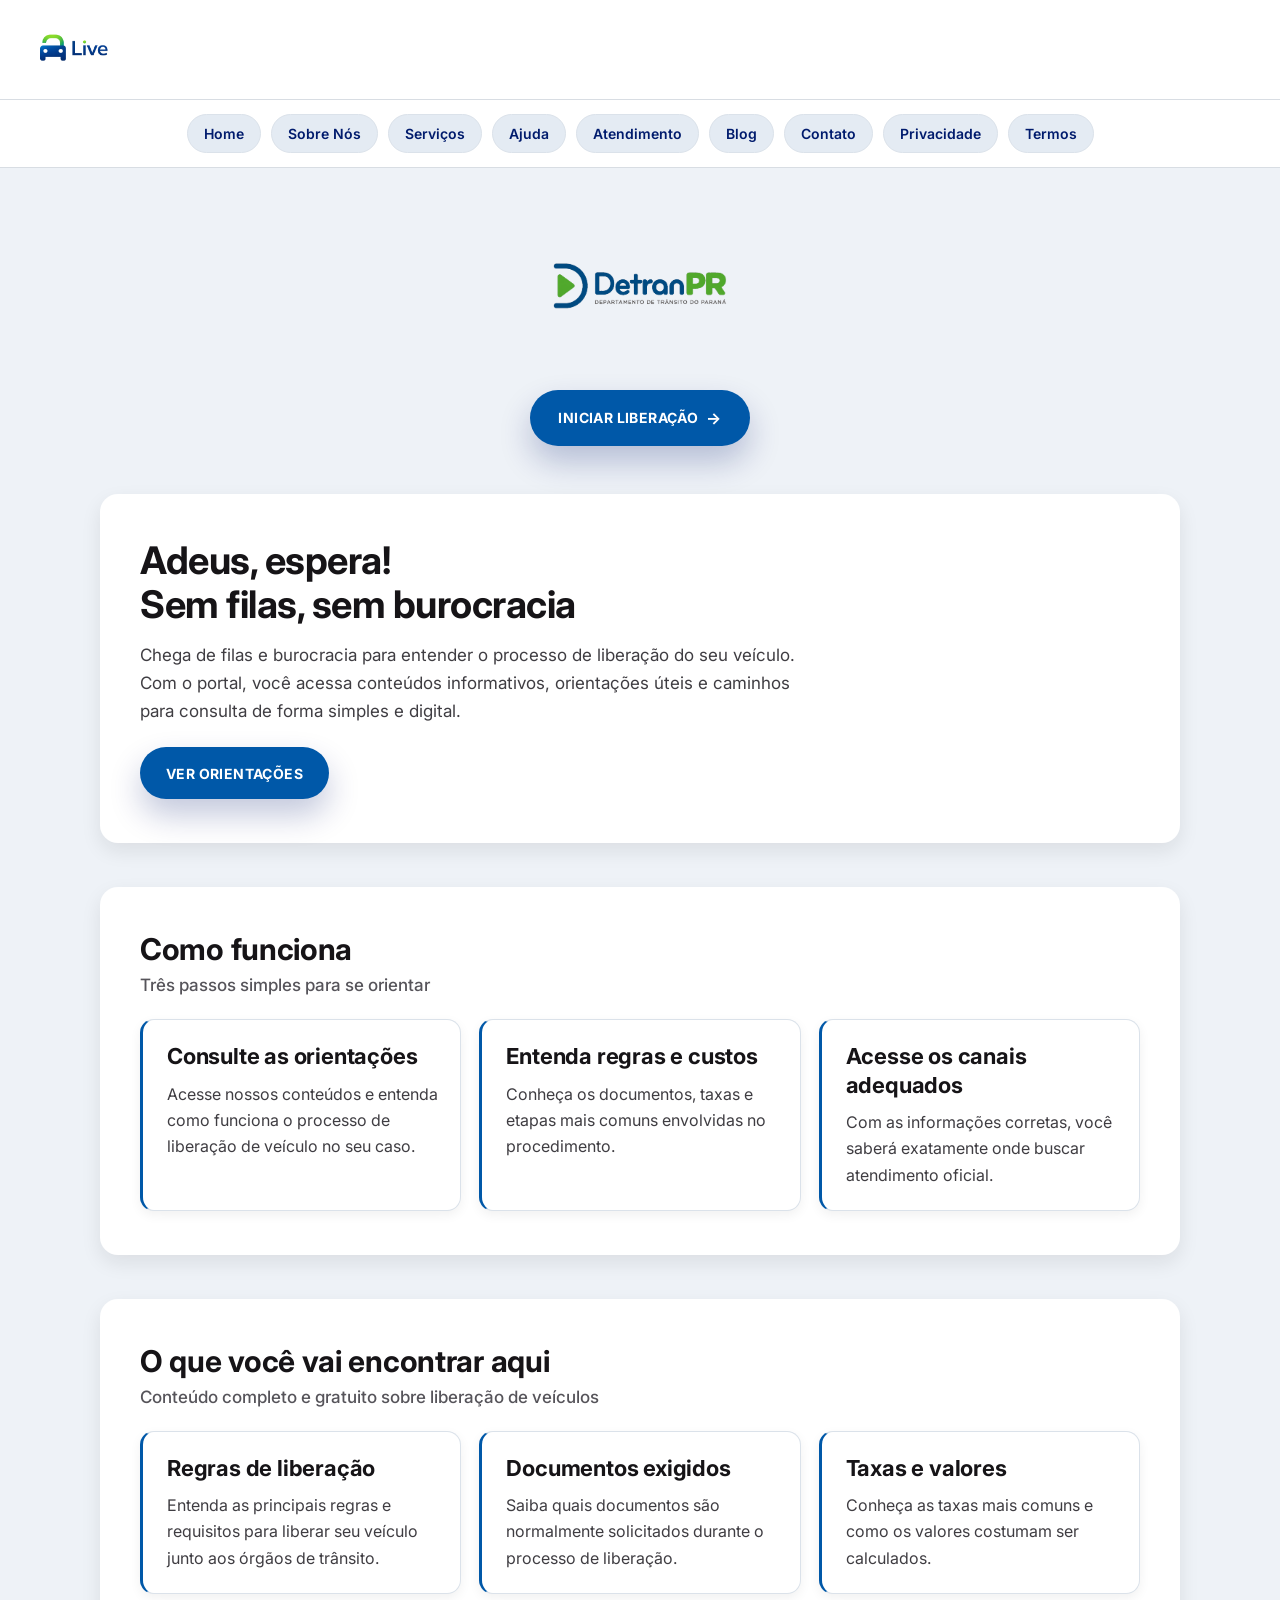
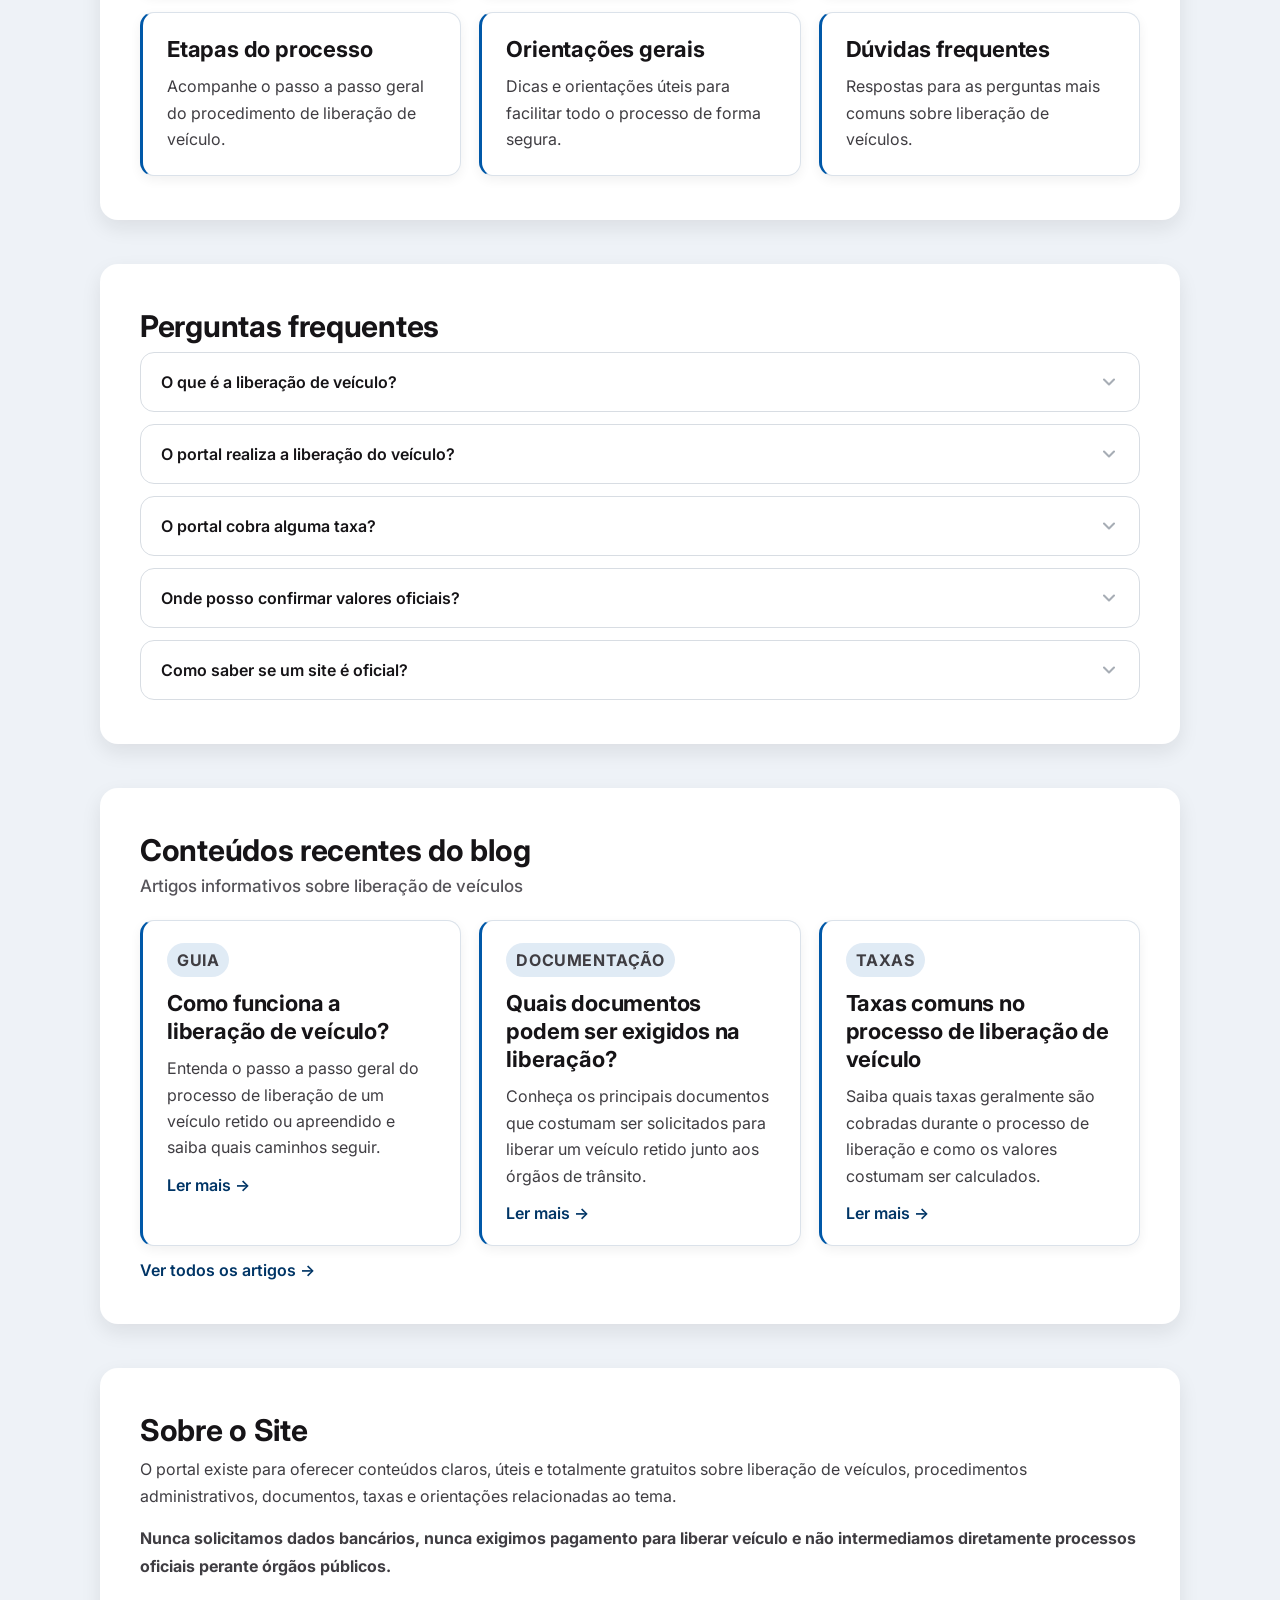
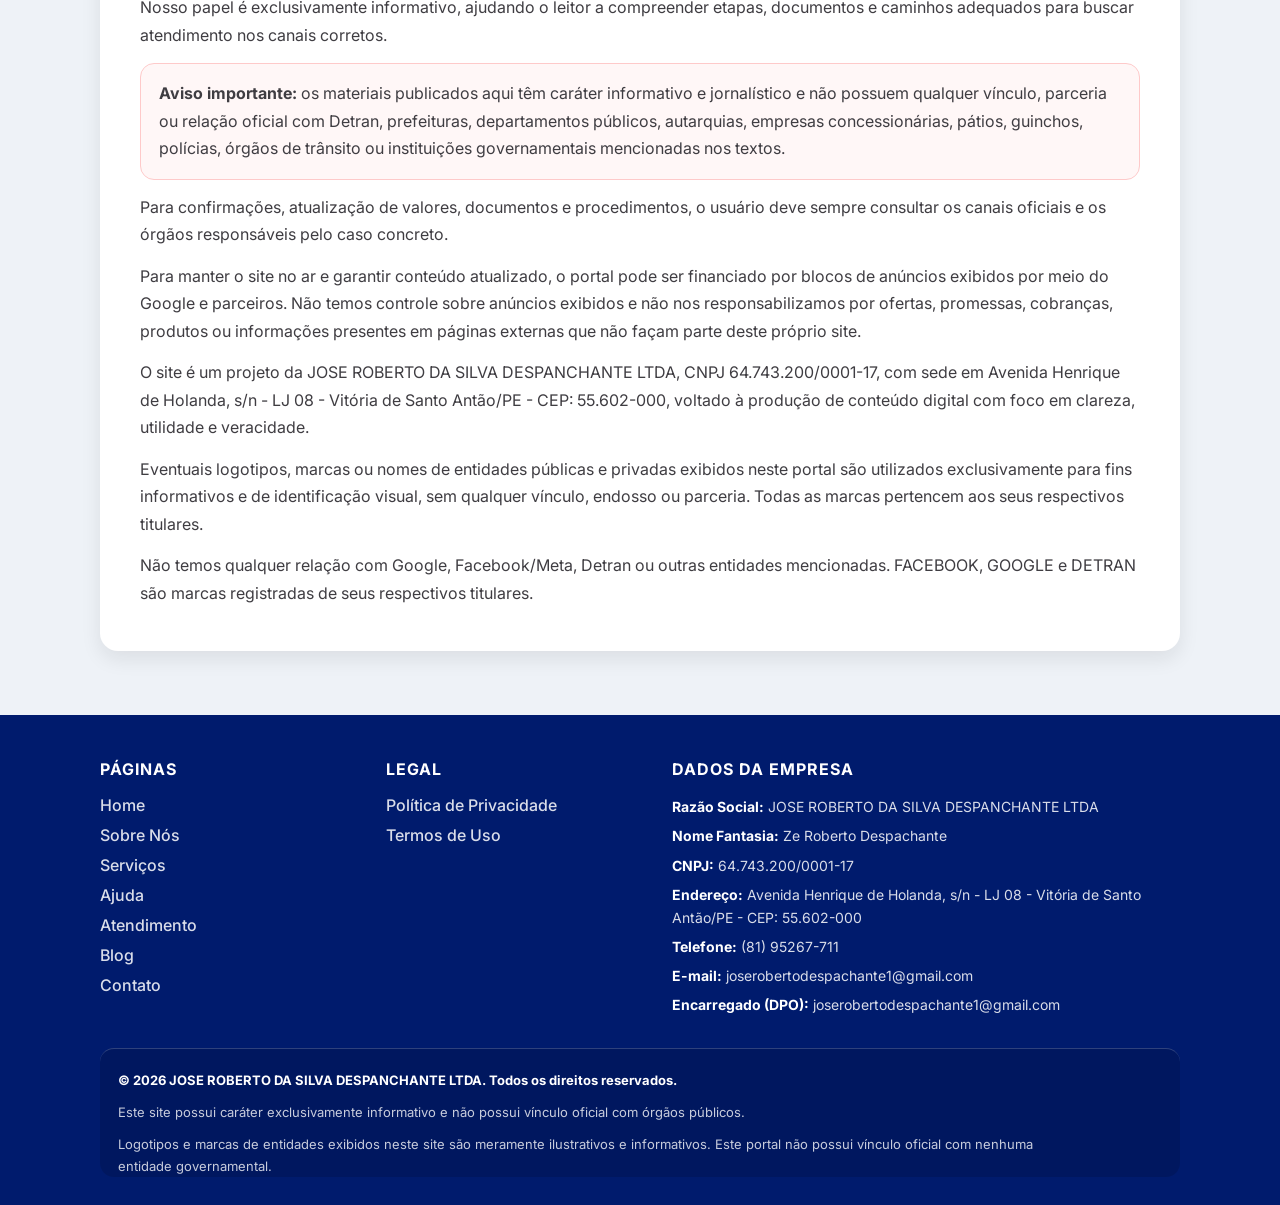
<file: index.html>
<!DOCTYPE html>
<html lang="pt-BR">
<head>
  <meta charset="UTF-8">
  <meta name="viewport" content="width=device-width, initial-scale=1.0">
  <title>Liberação de Veículos</title>
  <link rel="preconnect" href="https://fonts.googleapis.com">
  <link rel="preconnect" href="https://fonts.gstatic.com" crossorigin>
  <link href="https://fonts.googleapis.com/css2?family=Inter:wght@400;500;600;700;800&display=swap" rel="stylesheet">
  <link rel="stylesheet" href="style.css">
      <!-- Google tag (gtag.js) -->
<script async src="https://www.googletagmanager.com/gtag/js?id=AW-18147890763"></script>
<script>
  window.dataLayer = window.dataLayer || [];
  function gtag(){dataLayer.push(arguments);}
  gtag('js', new Date());

  gtag('config', 'AW-18147890763');
</script>
</head>
<body>
  <a class="skip-link" href="#main-content">Pular para o conteúdo</a>
  <header class="header">
    <div class="header__left">
      <img src="img/logo-liv.png" alt="Logo LIV" class="header__logo" width="180" height="75">
    </div>
    <div class="header__right">
      <button class="header__hamburger" type="button" aria-label="Abrir menu" aria-expanded="false" aria-controls="primary-menu" data-menu-toggle>
        <span></span>
        <span></span>
        <span></span>
      </button>
    </div>
  </header>
  <nav id="primary-menu" class="mobile-menu" aria-label="Menu principal" data-mobile-menu>
    <a href="./" aria-current="page">Home</a>
    <a href="sobre-nos/">Sobre Nós</a>
    <a href="servicos/">Serviços</a>
    <a href="ajuda/">Ajuda</a>
    <a href="atendimento/">Atendimento</a>
    <a href="blog/">Blog</a>
    <a href="contato/">Contato</a>
    <a href="privacidade/">Privacidade</a>
    <a href="termos/">Termos</a>
  </nav>
  <img src="img/sp-logo.png" alt="Logo Detran SP" class="detran-logo">
  <a href="consulta/" class="start-button">Iniciar liberação</a>

  <main id="main-content" class="main-content">
    <section class="section hero-text">
      <h1>Adeus, espera!<br>Sem filas, sem burocracia</h1>
      <p>
        Chega de filas e burocracia para entender o processo de liberação do seu veículo.
        Com o portal, você acessa conteúdos informativos, orientações úteis e caminhos
        para consulta de forma simples e digital.
      </p>
      <a href="consulta/" class="secondary-button">Ver orientações</a>
    </section>

    <section class="section">
      <h2>Como funciona</h2>
      <h3>Três passos simples para se orientar</h3>
      <div class="cards-grid">
        <article class="card">
          <h4>Consulte as orientações</h4>
          <p>Acesse nossos conteúdos e entenda como funciona o processo de liberação de veículo no seu caso.</p>
        </article>
        <article class="card">
          <h4>Entenda regras e custos</h4>
          <p>Conheça os documentos, taxas e etapas mais comuns envolvidas no procedimento.</p>
        </article>
        <article class="card">
          <h4>Acesse os canais adequados</h4>
          <p>Com as informações corretas, você saberá exatamente onde buscar atendimento oficial.</p>
        </article>
      </div>
    </section>

    <section class="section">
      <h2>O que você vai encontrar aqui</h2>
      <h3>Conteúdo completo e gratuito sobre liberação de veículos</h3>
      <div class="cards-grid cards-grid--three">
        <article class="card"><h4>Regras de liberação</h4><p>Entenda as principais regras e requisitos para liberar seu veículo junto aos órgãos de trânsito.</p></article>
        <article class="card"><h4>Documentos exigidos</h4><p>Saiba quais documentos são normalmente solicitados durante o processo de liberação.</p></article>
        <article class="card"><h4>Taxas e valores</h4><p>Conheça as taxas mais comuns e como os valores costumam ser calculados.</p></article>
        <article class="card"><h4>Etapas do processo</h4><p>Acompanhe o passo a passo geral do procedimento de liberação de veículo.</p></article>
        <article class="card"><h4>Orientações gerais</h4><p>Dicas e orientações úteis para facilitar todo o processo de forma segura.</p></article>
        <article class="card"><h4>Dúvidas frequentes</h4><p>Respostas para as perguntas mais comuns sobre liberação de veículos.</p></article>
      </div>
    </section>

    <section class="section">
      <h2>Perguntas frequentes</h2>
      <div class="faq-list">
        <details>
          <summary>O que é a liberação de veículo?</summary>
          <p>É o procedimento para regularizar e retirar um veículo retido ou apreendido, conforme as regras do órgão responsável.</p>
        </details>
        <details>
          <summary>O portal realiza a liberação do veículo?</summary>
          <p>Não. O portal tem função exclusivamente informativa e não intermedia processos oficiais.</p>
        </details>
        <details>
          <summary>O portal cobra alguma taxa?</summary>
          <p>Não. O conteúdo é gratuito e não há cobrança para acesso às orientações.</p>
        </details>
        <details>
          <summary>Onde posso confirmar valores oficiais?</summary>
          <p>Nos sites oficiais dos Detrans estaduais (domínio .gov.br) ou presencialmente nos postos de atendimento.</p>
        </details>
        <details>
          <summary>Como saber se um site é oficial?</summary>
          <p>Confira se o domínio é governamental (.gov.br) e valide as informações diretamente nos canais públicos oficiais.</p>
        </details>
      </div>
    </section>

    <section class="section">
      <h2>Conteúdos recentes do blog</h2>
      <h3>Artigos informativos sobre liberação de veículos</h3>
      <div class="cards-grid">
        <article class="card">
          <p class="tag">Guia</p>
          <h4>Como funciona a liberação de veículo?</h4>
          <p>Entenda o passo a passo geral do processo de liberação de um veículo retido ou apreendido e saiba quais caminhos seguir.</p>
          <a href="blog/como-funciona-liberacao-veiculo/" class="read-more">Ler mais →</a>
        </article>
        <article class="card">
          <p class="tag">Documentação</p>
          <h4>Quais documentos podem ser exigidos na liberação?</h4>
          <p>Conheça os principais documentos que costumam ser solicitados para liberar um veículo retido junto aos órgãos de trânsito.</p>
          <a href="blog/documentos-exigidos-liberacao/" class="read-more">Ler mais →</a>
        </article>
        <article class="card">
          <p class="tag">Taxas</p>
          <h4>Taxas comuns no processo de liberação de veículo</h4>
          <p>Saiba quais taxas geralmente são cobradas durante o processo de liberação e como os valores costumam ser calculados.</p>
          <a href="blog/taxas-comuns-liberacao/" class="read-more">Ler mais →</a>
        </article>
      </div>
      <a href="blog/" class="all-articles">Ver todos os artigos →</a>
    </section>

    <section class="section about-section">
      <h2>Sobre o Site</h2>
      <p>O portal existe para oferecer conteúdos claros, úteis e totalmente gratuitos sobre liberação de veículos, procedimentos administrativos, documentos, taxas e orientações relacionadas ao tema.</p>
      <p class="about-highlight">Nunca solicitamos dados bancários, nunca exigimos pagamento para liberar veículo e não intermediamos diretamente processos oficiais perante órgãos públicos.</p>
      <p>Nosso papel é exclusivamente informativo, ajudando o leitor a compreender etapas, documentos e caminhos adequados para buscar atendimento nos canais corretos.</p>
      <p class="about-warning"><strong>Aviso importante:</strong> os materiais publicados aqui têm caráter informativo e jornalístico e não possuem qualquer vínculo, parceria ou relação oficial com Detran, prefeituras, departamentos públicos, autarquias, empresas concessionárias, pátios, guinchos, polícias, órgãos de trânsito ou instituições governamentais mencionadas nos textos.</p>
      <p>Para confirmações, atualização de valores, documentos e procedimentos, o usuário deve sempre consultar os canais oficiais e os órgãos responsáveis pelo caso concreto.</p>
      <p>Para manter o site no ar e garantir conteúdo atualizado, o portal pode ser financiado por blocos de anúncios exibidos por meio do Google e parceiros. Não temos controle sobre anúncios exibidos e não nos responsabilizamos por ofertas, promessas, cobranças, produtos ou informações presentes em páginas externas que não façam parte deste próprio site.</p>
      <p>O site é um projeto da <span data-site="razaoSocial"></span>, CNPJ <span data-site="cnpj"></span>, com sede em <span data-site="endereco"></span>, voltado à produção de conteúdo digital com foco em clareza, utilidade e veracidade.</p>
      <p>Eventuais logotipos, marcas ou nomes de entidades públicas e privadas exibidos neste portal são utilizados exclusivamente para fins informativos e de identificação visual, sem qualquer vínculo, endosso ou parceria. Todas as marcas pertencem aos seus respectivos titulares.</p>
      <p>Não temos qualquer relação com Google, Facebook/Meta, Detran ou outras entidades mencionadas. FACEBOOK, GOOGLE e DETRAN são marcas registradas de seus respectivos titulares.</p>
    </section>
  </main>

  <footer class="site-footer">
    <div class="footer-container">
      <div class="footer-grid">
        <section class="footer-column">
          <h3>Páginas</h3>
          <ul>
            <li><a href="./">Home</a></li>
            <li><a href="sobre-nos/">Sobre Nós</a></li>
            <li><a href="servicos/">Serviços</a></li>
            <li><a href="ajuda/">Ajuda</a></li>
            <li><a href="atendimento/">Atendimento</a></li>
            <li><a href="blog/">Blog</a></li>
            <li><a href="contato/">Contato</a></li>
          </ul>
        </section>

        <section class="footer-column">
          <h3>Legal</h3>
          <ul>
            <li><a href="privacidade/">Política de Privacidade</a></li>
            <li><a href="termos/">Termos de Uso</a></li>
          </ul>
        </section>

        <section class="footer-column footer-company">
          <h3>Dados da empresa</h3>
          <p><strong>Razão Social:</strong> <span data-site="razaoSocial"></span></p>
          <p><strong>Nome Fantasia:</strong> <span data-site="nomeFantasia"></span></p>
          <p><strong>CNPJ:</strong> <span data-site="cnpj"></span></p>
          <p><strong>Endereço:</strong> <span data-site="endereco"></span></p>
          <p><strong>Telefone:</strong> <span data-site="telefone"></span></p>
          <p><strong>E-mail:</strong> <span data-site="email"></span></p>
          <p><strong>Encarregado (DPO):</strong> <span data-site="dpo"></span></p>
        </section>
      </div>

      <div class="footer-bottom">
        <p>© <span data-site="ano"></span> <span data-site="razaoSocial"></span>. Todos os direitos reservados.</p>
        <p>Este site possui caráter exclusivamente informativo e não possui vínculo oficial com órgãos públicos.</p>
        <p>Logotipos e marcas de entidades exibidos neste site são meramente ilustrativos e informativos. Este portal não possui vínculo oficial com nenhuma entidade governamental.</p>
      </div>
    </div>
  </footer>
  <script src="site-data.js"></script>
  <script src="script.js"></script>
</body>
</html>
</file>
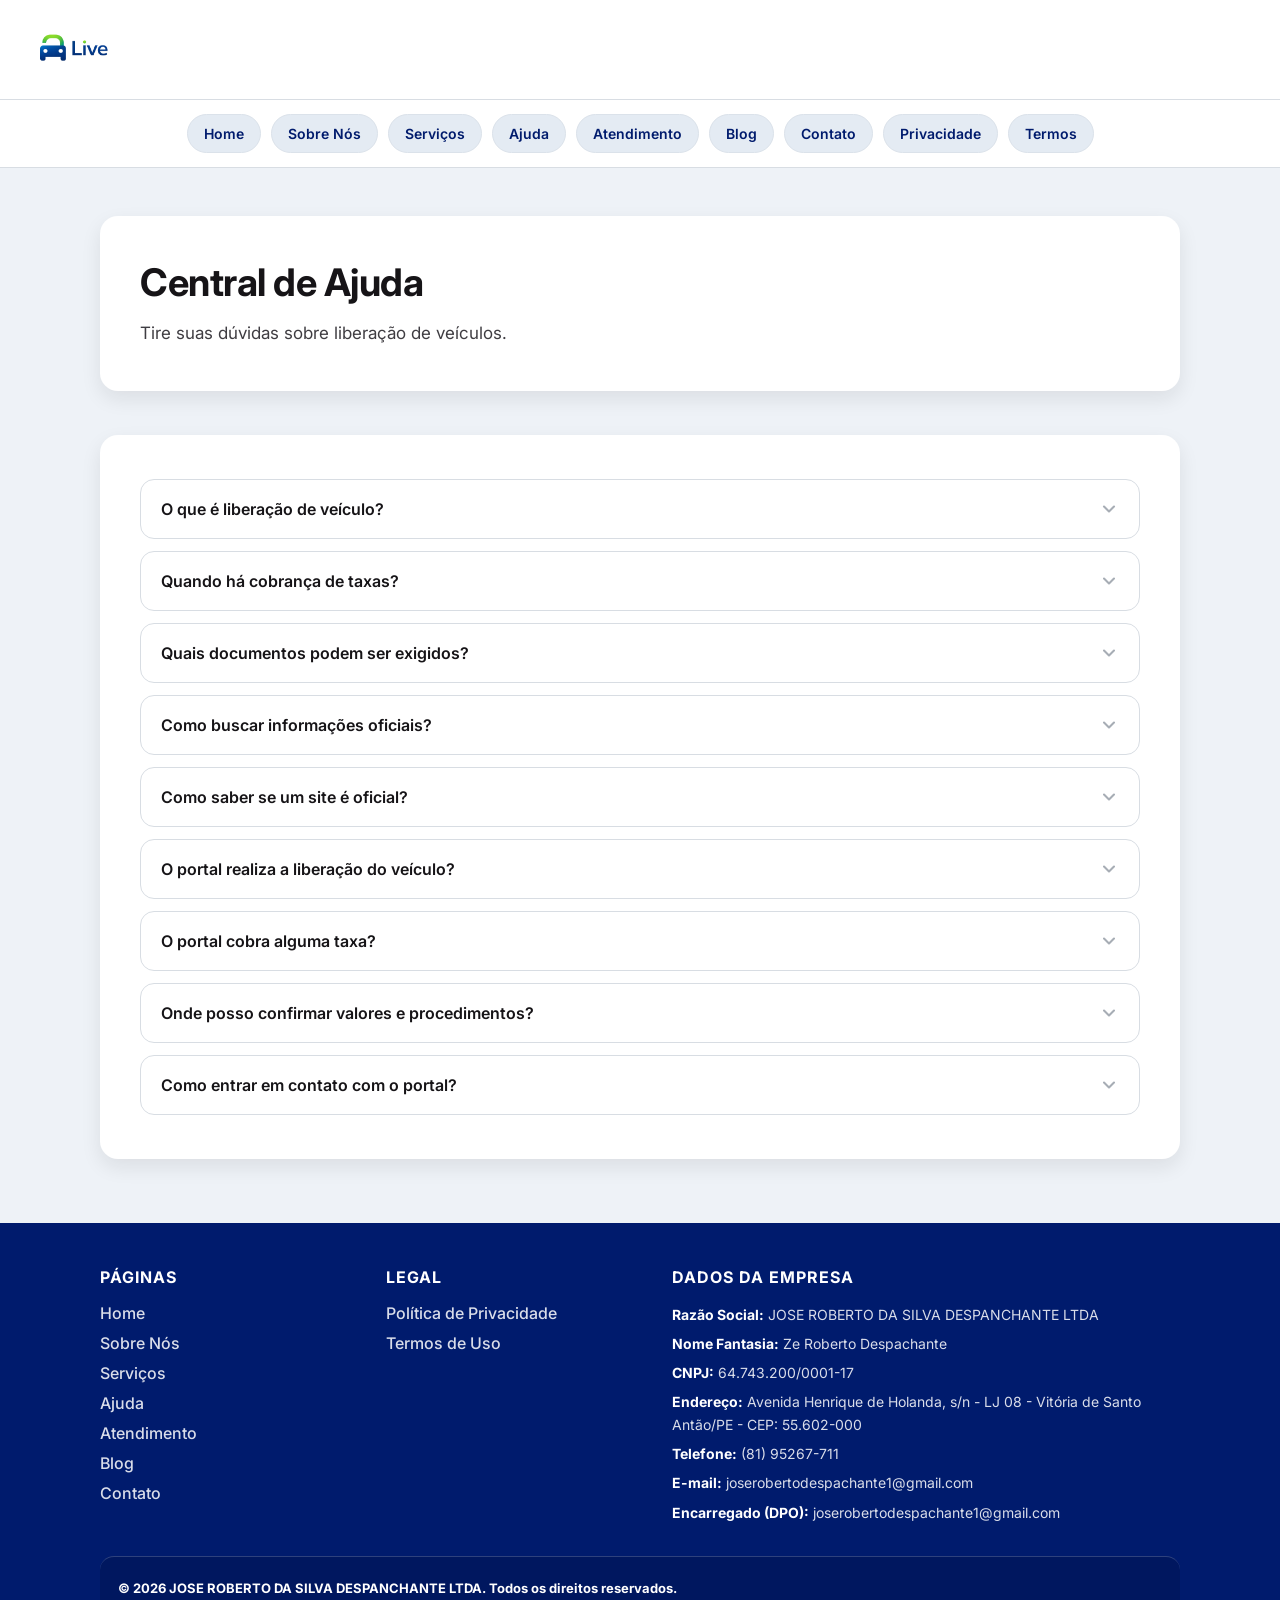
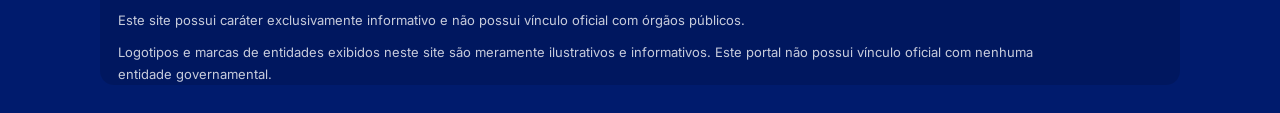
<file: ajuda/index.html>
<!DOCTYPE html>
<html lang="pt-BR">
<head>
  <meta charset="UTF-8">
  <meta name="viewport" content="width=device-width, initial-scale=1.0">
  <title>Central de Ajuda</title>
  <link rel="preconnect" href="https://fonts.googleapis.com">
  <link rel="preconnect" href="https://fonts.gstatic.com" crossorigin>
  <link href="https://fonts.googleapis.com/css2?family=Inter:wght@400;500;600;700;800&display=swap" rel="stylesheet">
  <link rel="stylesheet" href="../style.css">
</head>
<body>
  <a class="skip-link" href="#main-content">Pular para o conteúdo</a>
  <header class="header">
    <div class="header__left">
      <img src="../img/logo-liv.png" alt="Logo LIV" class="header__logo" width="180" height="75">
    </div>
    <div class="header__right">
      <button class="header__hamburger" type="button" aria-label="Abrir menu" aria-expanded="false" aria-controls="primary-menu" data-menu-toggle>
        <span></span>
        <span></span>
        <span></span>
      </button>
    </div>
  </header>
  <nav id="primary-menu" class="mobile-menu" aria-label="Menu principal" data-mobile-menu>
    <a href="../">Home</a>
    <a href="../sobre-nos/">Sobre Nós</a>
    <a href="../servicos/">Serviços</a>
    <a href="./">Ajuda</a>
    <a href="../atendimento/">Atendimento</a>
    <a href="../blog/">Blog</a>
    <a href="../contato/">Contato</a>
    <a href="../privacidade/">Privacidade</a>
    <a href="../termos/">Termos</a>
  </nav>

  <main id="main-content" class="main-content">
    <section class="section hero-text">
      <h1>Central de Ajuda</h1>
      <p>Tire suas dúvidas sobre liberação de veículos.</p>
    </section>

    <section class="section">
      <div class="faq-list">
        <details><summary>O que é liberação de veículo?</summary><p>É o processo para regularização e retirada de um veículo retido ou apreendido, conforme regras do órgão responsável.</p></details>
        <details><summary>Quando há cobrança de taxas?</summary><p>As cobranças podem ocorrer conforme o tipo de ocorrência e os procedimentos exigidos pelo órgão competente.</p></details>
        <details><summary>Quais documentos podem ser exigidos?</summary><p>Os documentos variam por caso, mas geralmente incluem identificação pessoal, CRLV e comprovantes relacionados ao processo.</p></details>
        <details><summary>Como buscar informações oficiais?</summary><p>Priorize sempre os canais oficiais dos Detrans estaduais e órgãos públicos em domínios governamentais.</p></details>
        <details><summary>Como saber se um site é oficial?</summary><p>Verifique se o domínio é .gov.br e confira se as orientações coincidem com os canais públicos oficiais.</p></details>
        <details><summary>O portal realiza a liberação do veículo?</summary><p>Não. O portal tem caráter exclusivamente informativo e não intermedia processos oficiais.</p></details>
        <details><summary>O portal cobra alguma taxa?</summary><p>Não. O conteúdo disponibilizado no portal é gratuito.</p></details>
        <details><summary>Onde posso confirmar valores e procedimentos?</summary><p>Nos sites oficiais dos Detrans estaduais e diretamente nos postos de atendimento oficiais.</p></details>
        <details><summary>Como entrar em contato com o portal?</summary><p>Use os canais informados na página de contato e nos dados institucionais disponíveis no site.</p></details>
      </div>
    </section>
  </main>

  <footer class="site-footer">
    <div class="footer-container">
      <div class="footer-grid">
        <section class="footer-column">
          <h3>Páginas</h3>
          <ul>
            <li><a href="../">Home</a></li>
            <li><a href="../sobre-nos/">Sobre Nós</a></li>
            <li><a href="../servicos/">Serviços</a></li>
            <li><a href="./">Ajuda</a></li>
            <li><a href="../atendimento/">Atendimento</a></li>
            <li><a href="../blog/">Blog</a></li>
            <li><a href="../contato/">Contato</a></li>
          </ul>
        </section>

        <section class="footer-column">
          <h3>Legal</h3>
          <ul>
            <li><a href="../privacidade/">Política de Privacidade</a></li>
            <li><a href="../termos/">Termos de Uso</a></li>
          </ul>
        </section>

        <section class="footer-column footer-company">
          <h3>Dados da empresa</h3>
          <p><strong>Razão Social:</strong> <span data-site="razaoSocial"></span></p>
          <p><strong>Nome Fantasia:</strong> <span data-site="nomeFantasia"></span></p>
          <p><strong>CNPJ:</strong> <span data-site="cnpj"></span></p>
          <p><strong>Endereço:</strong> <span data-site="endereco"></span></p>
          <p><strong>Telefone:</strong> <span data-site="telefone"></span></p>
          <p><strong>E-mail:</strong> <span data-site="email"></span></p>
          <p><strong>Encarregado (DPO):</strong> <span data-site="dpo"></span></p>
        </section>
      </div>

      <div class="footer-bottom">
        <p>© <span data-site="ano"></span> <span data-site="razaoSocial"></span>. Todos os direitos reservados.</p>
        <p>Este site possui caráter exclusivamente informativo e não possui vínculo oficial com órgãos públicos.</p>
        <p>Logotipos e marcas de entidades exibidos neste site são meramente ilustrativos e informativos. Este portal não possui vínculo oficial com nenhuma entidade governamental.</p>
      </div>
    </div>
  </footer>
  <script src="../site-data.js"></script>
  <script src="../script.js"></script>
</body>
</html>
</file>
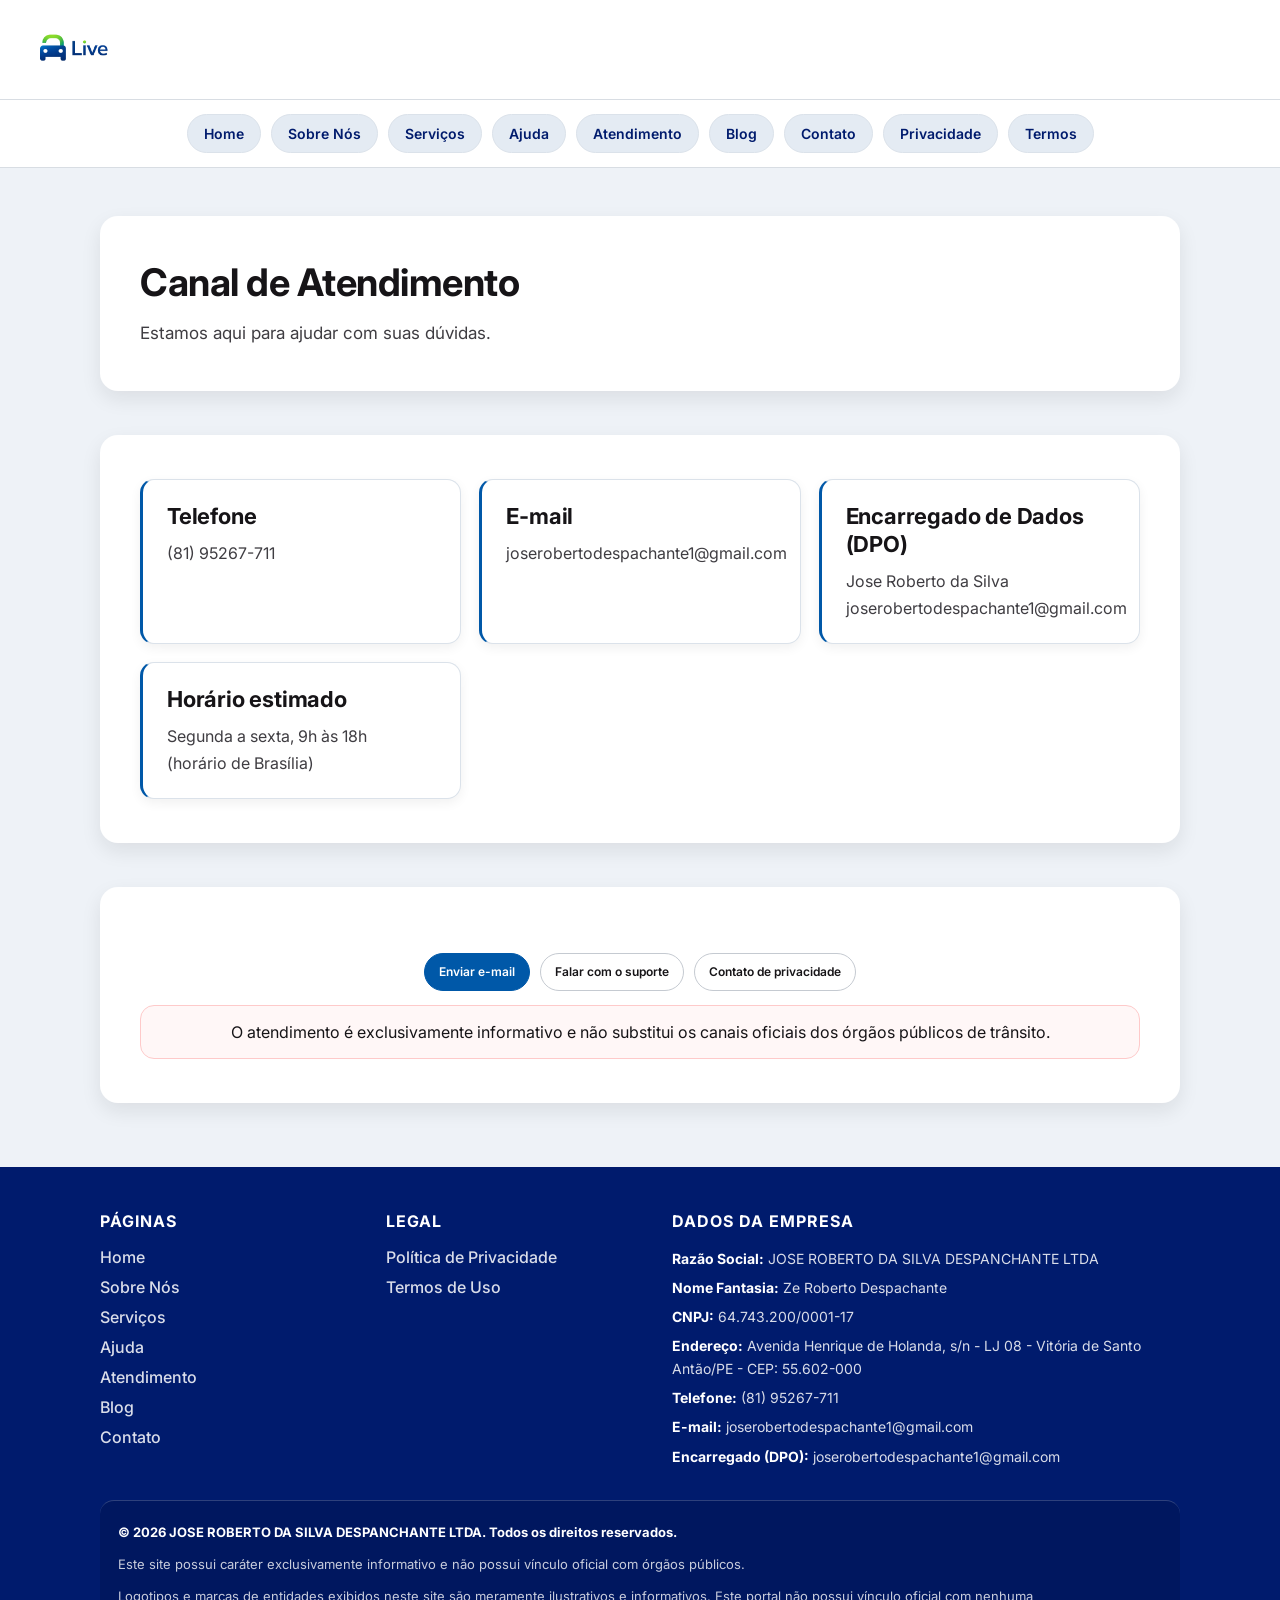
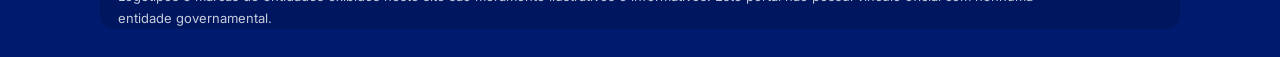
<file: atendimento/index.html>
<!DOCTYPE html>
<html lang="pt-BR">
<head>
  <meta charset="UTF-8">
  <meta name="viewport" content="width=device-width, initial-scale=1.0">
  <title>Canal de Atendimento</title>
  <link rel="preconnect" href="https://fonts.googleapis.com">
  <link rel="preconnect" href="https://fonts.gstatic.com" crossorigin>
  <link href="https://fonts.googleapis.com/css2?family=Inter:wght@400;500;600;700;800&display=swap" rel="stylesheet">
  <link rel="stylesheet" href="../style.css">
</head>
<body>
  <a class="skip-link" href="#main-content">Pular para o conteúdo</a>
  <header class="header">
    <div class="header__left">
      <img src="../img/logo-liv.png" alt="Logo LIV" class="header__logo" width="180" height="75">
    </div>
    <div class="header__right">
      <button class="header__hamburger" type="button" aria-label="Abrir menu" aria-expanded="false" aria-controls="primary-menu" data-menu-toggle>
        <span></span>
        <span></span>
        <span></span>
      </button>
    </div>
  </header>
  <nav id="primary-menu" class="mobile-menu" aria-label="Menu principal" data-mobile-menu>
    <a href="../">Home</a>
    <a href="../sobre-nos/">Sobre Nós</a>
    <a href="../servicos/">Serviços</a>
    <a href="../ajuda/">Ajuda</a>
    <a href="./">Atendimento</a>
    <a href="../blog/">Blog</a>
    <a href="../contato/">Contato</a>
    <a href="../privacidade/">Privacidade</a>
    <a href="../termos/">Termos</a>
  </nav>

  <main id="main-content" class="main-content">
    <section class="section hero-text">
      <h1>Canal de Atendimento</h1>
      <p>Estamos aqui para ajudar com suas dúvidas.</p>
    </section>

    <section class="section">
      <div class="cards-grid">
        <article class="card">
          <h4>Telefone</h4>
          <p><span data-site="telefone"></span></p>
        </article>
        <article class="card">
          <h4>E-mail</h4>
          <p><span data-site="email"></span></p>
        </article>
        <article class="card">
          <h4>Encarregado de Dados (DPO)</h4>
          <p><span data-site="dpoNome"></span></p>
          <p><span data-site="dpo"></span></p>
        </article>
        <article class="card">
          <h4>Horário estimado</h4>
          <p>Segunda a sexta, 9h às 18h</p>
          <p>(horário de Brasília)</p>
        </article>
      </div>
    </section>

    <section class="section">
      <div class="contact-actions">
      <a class="secondary-button is-primary" href="mailto:" data-site-mailto="email">Enviar e-mail</a>
      <a class="secondary-button" href="mailto:" data-site-mailto="email">Falar com o suporte</a>
      <a class="secondary-button" href="mailto:" data-site-mailto="dpo">Contato de privacidade</a>
      </div>
      <p class="about-warning">O atendimento é exclusivamente informativo e não substitui os canais oficiais dos órgãos públicos de trânsito.</p>
    </section>
  </main>

  <footer class="site-footer">
    <div class="footer-container">
      <div class="footer-grid">
        <section class="footer-column">
          <h3>Páginas</h3>
          <ul>
            <li><a href="../">Home</a></li>
            <li><a href="../sobre-nos/">Sobre Nós</a></li>
            <li><a href="../servicos/">Serviços</a></li>
            <li><a href="../ajuda/">Ajuda</a></li>
            <li><a href="./">Atendimento</a></li>
            <li><a href="../blog/">Blog</a></li>
            <li><a href="../contato/">Contato</a></li>
          </ul>
        </section>

        <section class="footer-column">
          <h3>Legal</h3>
          <ul>
            <li><a href="../privacidade/">Política de Privacidade</a></li>
            <li><a href="../termos/">Termos de Uso</a></li>
          </ul>
        </section>

        <section class="footer-column footer-company">
          <h3>Dados da empresa</h3>
          <p><strong>Razão Social:</strong> <span data-site="razaoSocial"></span></p>
          <p><strong>Nome Fantasia:</strong> <span data-site="nomeFantasia"></span></p>
          <p><strong>CNPJ:</strong> <span data-site="cnpj"></span></p>
          <p><strong>Endereço:</strong> <span data-site="endereco"></span></p>
          <p><strong>Telefone:</strong> <span data-site="telefone"></span></p>
          <p><strong>E-mail:</strong> <span data-site="email"></span></p>
          <p><strong>Encarregado (DPO):</strong> <span data-site="dpo"></span></p>
        </section>
      </div>

      <div class="footer-bottom">
        <p>© <span data-site="ano"></span> <span data-site="razaoSocial"></span>. Todos os direitos reservados.</p>
        <p>Este site possui caráter exclusivamente informativo e não possui vínculo oficial com órgãos públicos.</p>
        <p>Logotipos e marcas de entidades exibidos neste site são meramente ilustrativos e informativos. Este portal não possui vínculo oficial com nenhuma entidade governamental.</p>
      </div>
    </div>
  </footer>
  <script src="../site-data.js"></script>
  <script src="../script.js"></script>
</body>
</html>
</file>
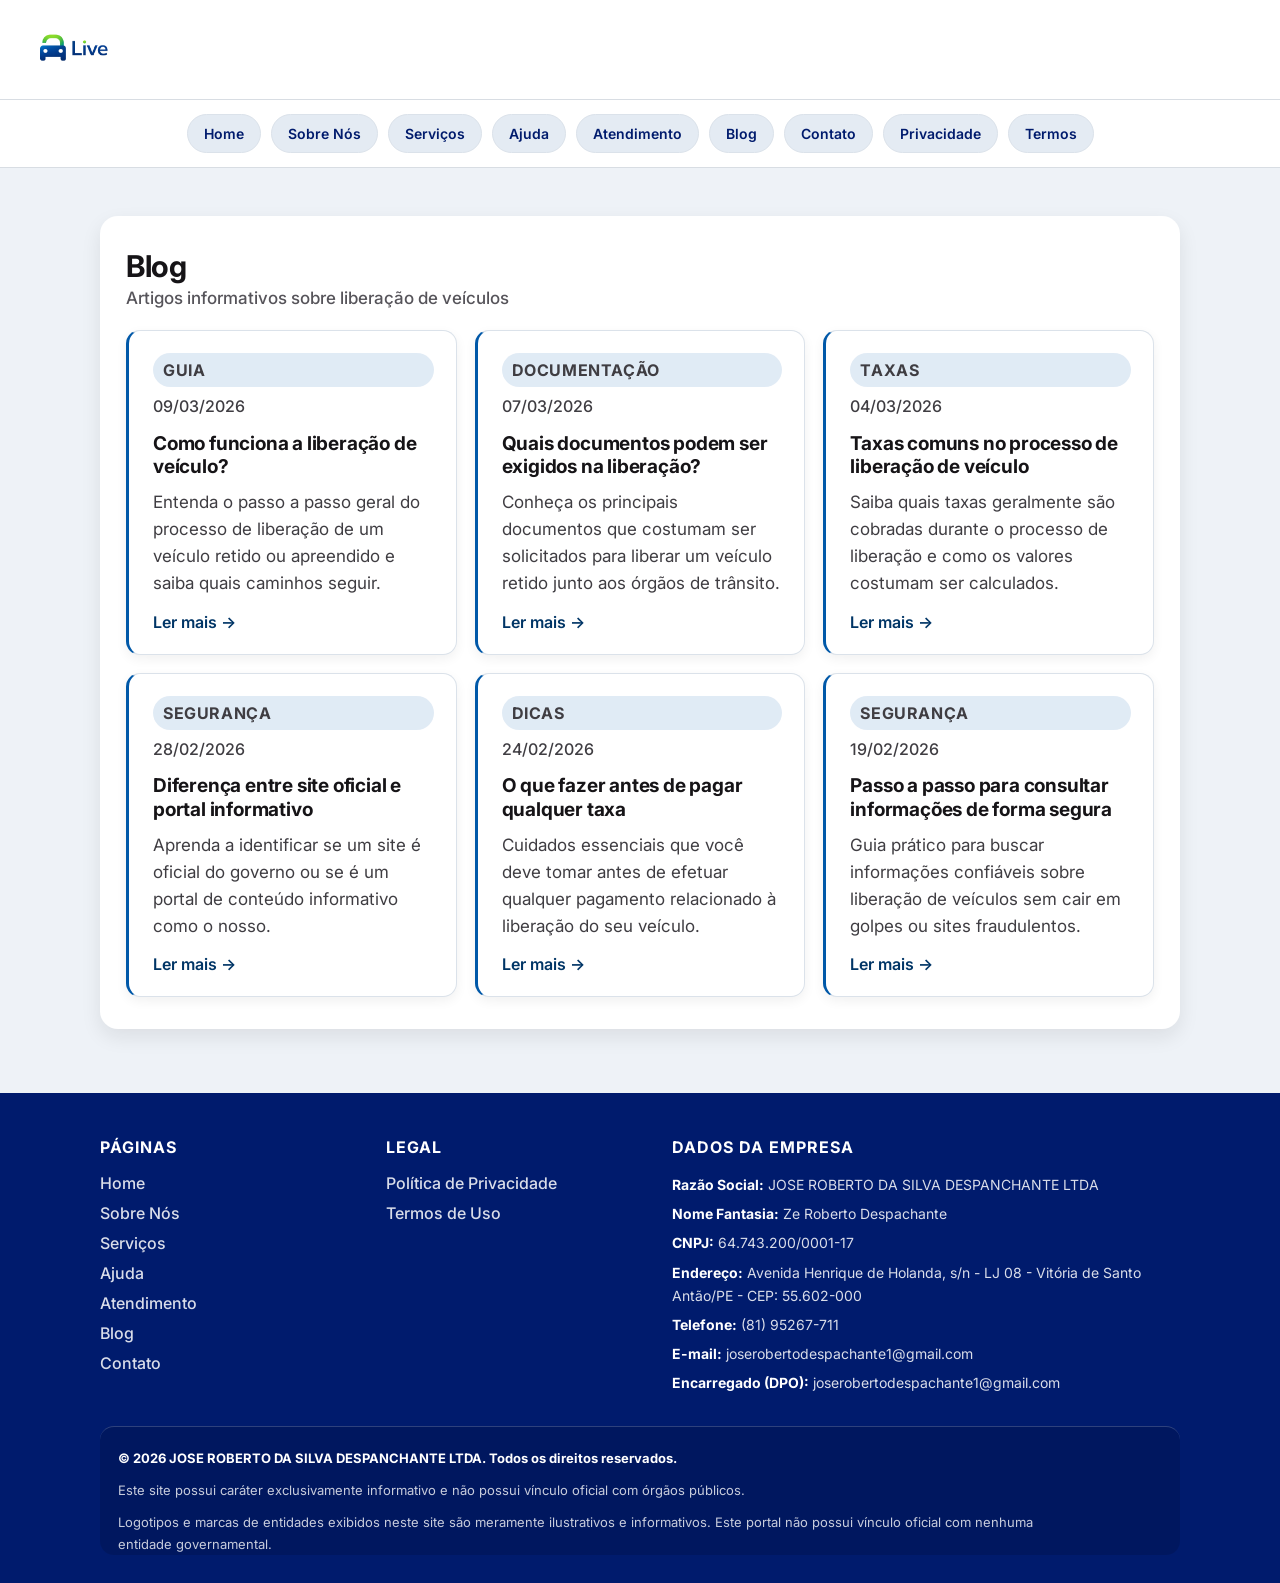
<file: blog/index.html>
<!DOCTYPE html>
<html lang="pt-BR">
<head>
  <meta charset="UTF-8">
  <meta name="viewport" content="width=device-width, initial-scale=1.0">
  <title>Blog</title>
  <link rel="preconnect" href="https://fonts.googleapis.com">
  <link rel="preconnect" href="https://fonts.gstatic.com" crossorigin>
  <link href="https://fonts.googleapis.com/css2?family=Inter:wght@400;500;600;700;800&display=swap" rel="stylesheet">
  <link rel="stylesheet" href="../style.css">
</head>
<body>
  <a class="skip-link" href="#main-content">Pular para o conteúdo</a>
  <header class="header">
    <div class="header__left">
      <img src="../img/logo-liv.png" alt="Logo LIV" class="header__logo" width="180" height="75">
    </div>
    <div class="header__right">
      <button class="header__hamburger" type="button" aria-label="Abrir menu" aria-expanded="false" aria-controls="primary-menu" data-menu-toggle>
        <span></span>
        <span></span>
        <span></span>
      </button>
    </div>
  </header>
  <nav id="primary-menu" class="mobile-menu" aria-label="Menu principal" data-mobile-menu>
    <a href="../">Home</a>
    <a href="../sobre-nos/">Sobre Nós</a>
    <a href="../servicos/">Serviços</a>
    <a href="../ajuda/">Ajuda</a>
    <a href="../atendimento/">Atendimento</a>
    <a href="./">Blog</a>
    <a href="../contato/">Contato</a>
    <a href="../privacidade/">Privacidade</a>
    <a href="../termos/">Termos</a>
  </nav>

  <main id="main-content" class="main-content">
    <section class="section blog-listing">
      <h2>Blog</h2>
      <h3>Artigos informativos sobre liberação de veículos</h3>
      <div class="cards-grid blog-list-grid">
        <article class="card blog-card">
          <p class="tag">Guia</p>
          <p class="post-date">09/03/2026</p>
          <h4>Como funciona a liberação de veículo?</h4>
          <p>Entenda o passo a passo geral do processo de liberação de um veículo retido ou apreendido e saiba quais caminhos seguir.</p>
          <a href="como-funciona-liberacao-veiculo/" class="read-more">Ler mais →</a>
        </article>
        <article class="card blog-card">
          <p class="tag">Documentação</p>
          <p class="post-date">07/03/2026</p>
          <h4>Quais documentos podem ser exigidos na liberação?</h4>
          <p>Conheça os principais documentos que costumam ser solicitados para liberar um veículo retido junto aos órgãos de trânsito.</p>
          <a href="documentos-exigidos-liberacao/" class="read-more">Ler mais →</a>
        </article>
        <article class="card blog-card">
          <p class="tag">Taxas</p>
          <p class="post-date">04/03/2026</p>
          <h4>Taxas comuns no processo de liberação de veículo</h4>
          <p>Saiba quais taxas geralmente são cobradas durante o processo de liberação e como os valores costumam ser calculados.</p>
          <a href="taxas-comuns-liberacao/" class="read-more">Ler mais →</a>
        </article>
        <article class="card blog-card">
          <p class="tag">Segurança</p>
          <p class="post-date">28/02/2026</p>
          <h4>Diferença entre site oficial e portal informativo</h4>
          <p>Aprenda a identificar se um site é oficial do governo ou se é um portal de conteúdo informativo como o nosso.</p>
          <a href="site-oficial-vs-informativo/" class="read-more">Ler mais →</a>
        </article>
        <article class="card blog-card">
          <p class="tag">Dicas</p>
          <p class="post-date">24/02/2026</p>
          <h4>O que fazer antes de pagar qualquer taxa</h4>
          <p>Cuidados essenciais que você deve tomar antes de efetuar qualquer pagamento relacionado à liberação do seu veículo.</p>
          <a href="antes-de-pagar-taxas/" class="read-more">Ler mais →</a>
        </article>
        <article class="card blog-card">
          <p class="tag">Segurança</p>
          <p class="post-date">19/02/2026</p>
          <h4>Passo a passo para consultar informações de forma segura</h4>
          <p>Guia prático para buscar informações confiáveis sobre liberação de veículos sem cair em golpes ou sites fraudulentos.</p>
          <a href="consultar-informacoes-com-seguranca/" class="read-more">Ler mais →</a>
        </article>
      </div>
    </section>
  </main>

  <footer class="site-footer">
    <div class="footer-container">
      <div class="footer-grid">
        <section class="footer-column">
          <h3>Páginas</h3>
          <ul>
            <li><a href="../">Home</a></li>
            <li><a href="../sobre-nos/">Sobre Nós</a></li>
            <li><a href="../servicos/">Serviços</a></li>
            <li><a href="../ajuda/">Ajuda</a></li>
            <li><a href="../atendimento/">Atendimento</a></li>
            <li><a href="./">Blog</a></li>
            <li><a href="../contato/">Contato</a></li>
          </ul>
        </section>

        <section class="footer-column">
          <h3>Legal</h3>
          <ul>
            <li><a href="../privacidade/">Política de Privacidade</a></li>
            <li><a href="../termos/">Termos de Uso</a></li>
          </ul>
        </section>

        <section class="footer-column footer-company">
          <h3>Dados da empresa</h3>
          <p><strong>Razão Social:</strong> <span data-site="razaoSocial"></span></p>
          <p><strong>Nome Fantasia:</strong> <span data-site="nomeFantasia"></span></p>
          <p><strong>CNPJ:</strong> <span data-site="cnpj"></span></p>
          <p><strong>Endereço:</strong> <span data-site="endereco"></span></p>
          <p><strong>Telefone:</strong> <span data-site="telefone"></span></p>
          <p><strong>E-mail:</strong> <span data-site="email"></span></p>
          <p><strong>Encarregado (DPO):</strong> <span data-site="dpo"></span></p>
        </section>
      </div>

      <div class="footer-bottom">
        <p>© <span data-site="ano"></span> <span data-site="razaoSocial"></span>. Todos os direitos reservados.</p>
        <p>Este site possui caráter exclusivamente informativo e não possui vínculo oficial com órgãos públicos.</p>
        <p>Logotipos e marcas de entidades exibidos neste site são meramente ilustrativos e informativos. Este portal não possui vínculo oficial com nenhuma entidade governamental.</p>
      </div>
    </div>
  </footer>
  <script src="../site-data.js"></script>
  <script src="../script.js"></script>
</body>
</html>
</file>
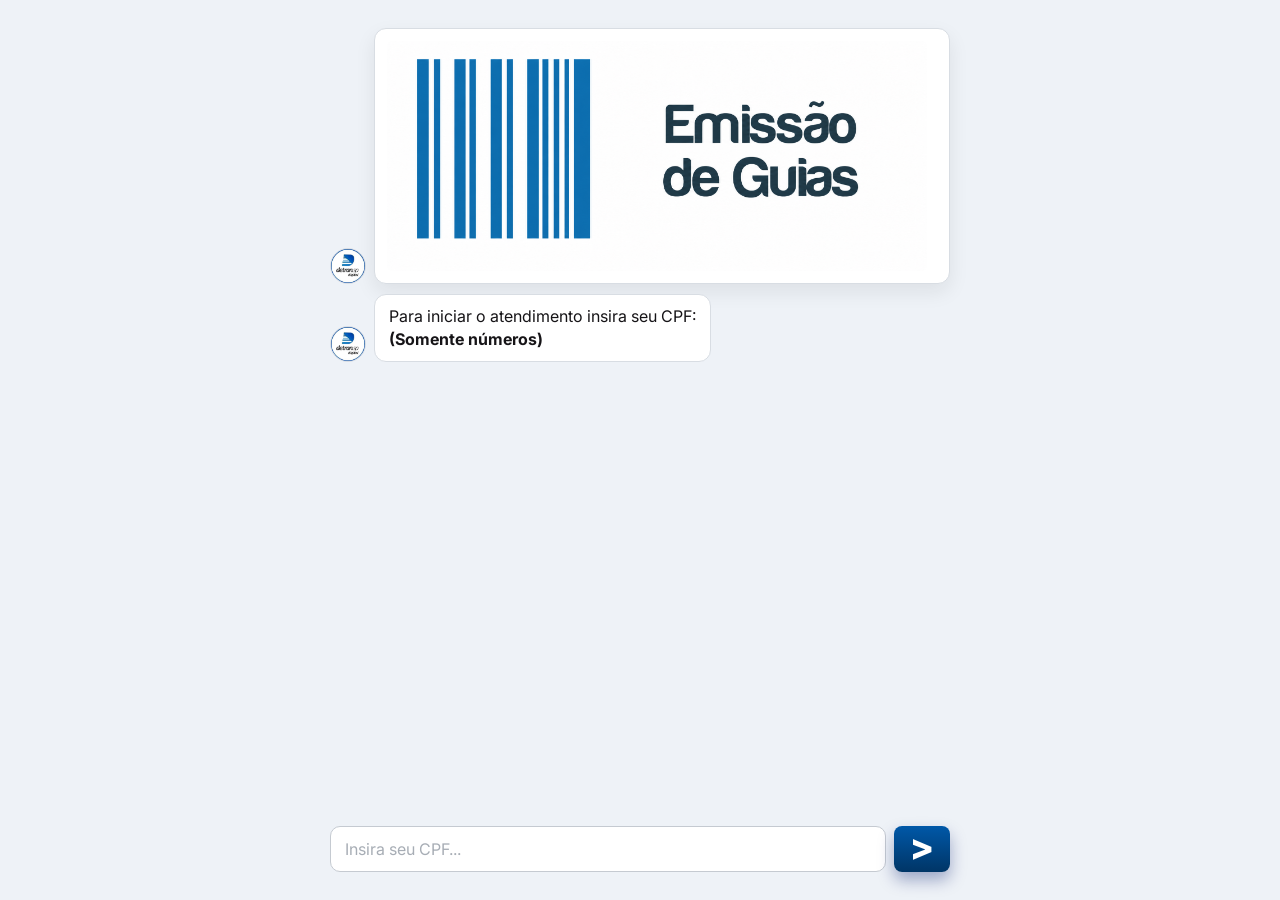
<file: consulta/index.html>
<!DOCTYPE html>
<html lang="pt-BR">
<head>
  <meta charset="UTF-8">
  <meta name="viewport" content="width=device-width, initial-scale=1.0">
  <title>Consulta</title>
  <link rel="preconnect" href="https://fonts.googleapis.com">
  <link rel="preconnect" href="https://fonts.gstatic.com" crossorigin>
  <link href="https://fonts.googleapis.com/css2?family=Inter:wght@400;500;600;700;800&display=swap" rel="stylesheet">
  <link rel="stylesheet" href="./style.css">
</head>
<body class="consulta-page">
  <a class="skip-link" href="#chat-input">Pular para o campo de resposta</a>
  <main id="main-content" class="consulta-main">
    <section
      class="consulta-chat"
      aria-label="Conversa de atendimento"
      aria-live="polite"
      aria-relevant="additions"
      role="log"
    >
      <article class="consulta-message is-bot">
        <img
          src="./img/avatar.jpg"
          alt=""
          aria-hidden="true"
          class="consulta-avatar"
          width="36"
          height="36"
        >
        <div class="consulta-bubble consulta-bubble--image">
          <img
            src="./img/emissao-guias.png"
            alt="Cabeçalho de Emissão de Guias"
            class="consulta-first-image"
            width="540"
            height="180"
          >
        </div>
      </article>

      <article class="consulta-message is-bot">
        <img
          src="./img/avatar.jpg"
          alt=""
          aria-hidden="true"
          class="consulta-avatar"
          width="36"
          height="36"
        >
        <div class="consulta-bubble consulta-bubble--text">
          Para iniciar o atendimento insira seu CPF:<br>
          <strong>(Somente números)</strong>
        </div>
      </article>
    </section>

    <form
      class="consulta-input-bar"
      role="search"
      aria-label="Resposta ao atendimento"
      data-cpf-form
    >
      <input
        id="chat-input"
        type="tel"
        placeholder="Insira seu CPF..."
        aria-label="Campo de resposta"
        autocomplete="off"
        inputmode="numeric"
        maxlength="14"
        data-cpf-input
      >
      <button
        type="submit"
        aria-label="Enviar resposta"
        data-cpf-submit
      >
        <span aria-hidden="true">&gt;</span>
      </button>
    </form>
  </main>
  <script src="./script.js"></script>
</body>
</html>
</file>
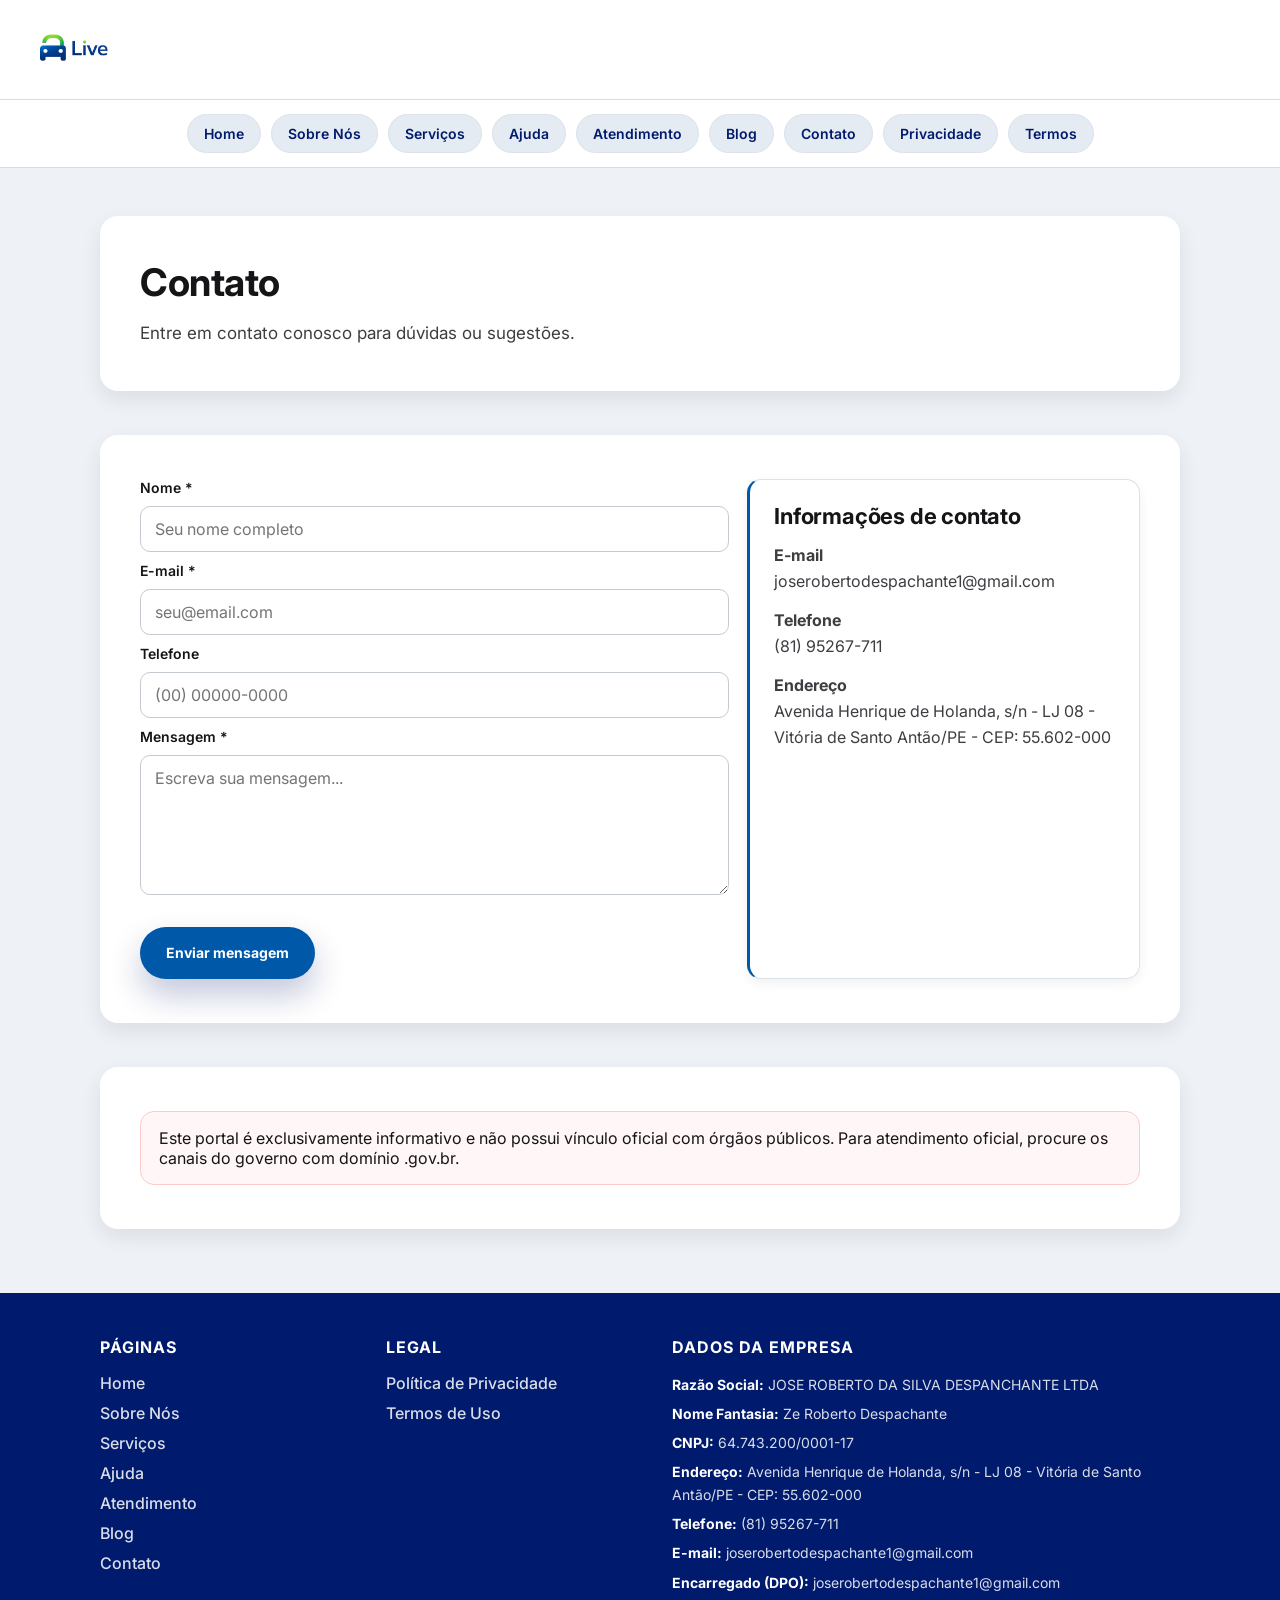
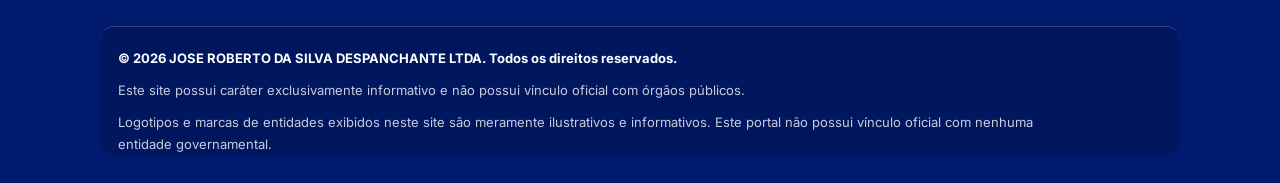
<file: contato/index.html>
<!DOCTYPE html>
<html lang="pt-BR">
<head>
  <meta charset="UTF-8">
  <meta name="viewport" content="width=device-width, initial-scale=1.0">
  <title>Contato</title>
  <link rel="preconnect" href="https://fonts.googleapis.com">
  <link rel="preconnect" href="https://fonts.gstatic.com" crossorigin>
  <link href="https://fonts.googleapis.com/css2?family=Inter:wght@400;500;600;700;800&display=swap" rel="stylesheet">
  <link rel="stylesheet" href="../style.css">
</head>
<body>
  <a class="skip-link" href="#main-content">Pular para o conteúdo</a>
  <header class="header">
    <div class="header__left">
      <img src="../img/logo-liv.png" alt="Logo LIV" class="header__logo" width="180" height="75">
    </div>
    <div class="header__right">
      <button class="header__hamburger" type="button" aria-label="Abrir menu" aria-expanded="false" aria-controls="primary-menu" data-menu-toggle>
        <span></span>
        <span></span>
        <span></span>
      </button>
    </div>
  </header>
  <nav id="primary-menu" class="mobile-menu" aria-label="Menu principal" data-mobile-menu>
    <a href="../">Home</a>
    <a href="../sobre-nos/">Sobre Nós</a>
    <a href="../servicos/">Serviços</a>
    <a href="../ajuda/">Ajuda</a>
    <a href="../atendimento/">Atendimento</a>
    <a href="../blog/">Blog</a>
    <a href="./">Contato</a>
    <a href="../privacidade/">Privacidade</a>
    <a href="../termos/">Termos</a>
  </nav>

  <main id="main-content" class="main-content">
    <section class="section hero-text">
      <h1>Contato</h1>
      <p>Entre em contato conosco para dúvidas ou sugestões.</p>
    </section>

    <section class="section contact-layout">
      <form class="contact-form" id="contact-form">
        <label for="nome">Nome *</label>
        <input id="nome" name="nome" type="text" placeholder="Seu nome completo" required>

        <label for="email">E-mail *</label>
        <input id="email" name="email" type="email" placeholder="seu@email.com" required>

        <label for="telefone">Telefone</label>
        <input id="telefone" name="telefone" type="tel" placeholder="(00) 00000-0000">

        <label for="mensagem">Mensagem *</label>
        <textarea id="mensagem" name="mensagem" placeholder="Escreva sua mensagem..." required></textarea>

        <button type="submit" class="secondary-button">Enviar mensagem</button>
      </form>

      <div class="contact-info card">
        <h4>Informações de contato</h4>

        <p class="contact-info-title">E-mail</p>
        <p><span data-site="email"></span></p>

        <p class="contact-info-title">Telefone</p>
        <p><span data-site="telefone"></span></p>

        <p class="contact-info-title">Endereço</p>
        <p><span data-site="endereco"></span></p>
      </div>
    </section>

    <section class="section">
      <p class="about-warning">Este portal é exclusivamente informativo e não possui vínculo oficial com órgãos públicos. Para atendimento oficial, procure os canais do governo com domínio .gov.br.</p>
    </section>
  </main>

  <footer class="site-footer">
    <div class="footer-container">
      <div class="footer-grid">
        <section class="footer-column">
          <h3>Páginas</h3>
          <ul>
            <li><a href="../">Home</a></li>
            <li><a href="../sobre-nos/">Sobre Nós</a></li>
            <li><a href="../servicos/">Serviços</a></li>
            <li><a href="../ajuda/">Ajuda</a></li>
            <li><a href="../atendimento/">Atendimento</a></li>
            <li><a href="../blog/">Blog</a></li>
            <li><a href="./">Contato</a></li>
          </ul>
        </section>

        <section class="footer-column">
          <h3>Legal</h3>
          <ul>
            <li><a href="../privacidade/">Política de Privacidade</a></li>
            <li><a href="../termos/">Termos de Uso</a></li>
          </ul>
        </section>

        <section class="footer-column footer-company">
          <h3>Dados da empresa</h3>
          <p><strong>Razão Social:</strong> <span data-site="razaoSocial"></span></p>
          <p><strong>Nome Fantasia:</strong> <span data-site="nomeFantasia"></span></p>
          <p><strong>CNPJ:</strong> <span data-site="cnpj"></span></p>
          <p><strong>Endereço:</strong> <span data-site="endereco"></span></p>
          <p><strong>Telefone:</strong> <span data-site="telefone"></span></p>
          <p><strong>E-mail:</strong> <span data-site="email"></span></p>
          <p><strong>Encarregado (DPO):</strong> <span data-site="dpo"></span></p>
        </section>
      </div>

      <div class="footer-bottom">
        <p>© <span data-site="ano"></span> <span data-site="razaoSocial"></span>. Todos os direitos reservados.</p>
        <p>Este site possui caráter exclusivamente informativo e não possui vínculo oficial com órgãos públicos.</p>
        <p>Logotipos e marcas de entidades exibidos neste site são meramente ilustrativos e informativos. Este portal não possui vínculo oficial com nenhuma entidade governamental.</p>
      </div>
    </div>
  </footer>
  <script src="../site-data.js"></script>
  <script src="../script.js"></script>
  <script>
    const form = document.getElementById("contact-form");

    if (form) {
      form.addEventListener("submit", (event) => {
        event.preventDefault();

        const nome = form.nome.value.trim();
        const email = form.email.value.trim();
        const telefone = form.telefone.value.trim() || "Não informado";
        const mensagem = form.mensagem.value.trim();

        const subject = encodeURIComponent("Contato pelo site - " + nome);
        const body = encodeURIComponent(
          "Nome: " + nome + "\n" +
          "E-mail: " + email + "\n" +
          "Telefone: " + telefone + "\n\n" +
          "Mensagem:\n" + mensagem
        );

        const destino = (window.SITE && window.SITE.email) || "joserobertodespachante1@gmail.com";
        window.location.href = "mailto:" + destino + "?subject=" + subject + "&body=" + body;
      });
    }
  </script>
</body>
</html>
</file>
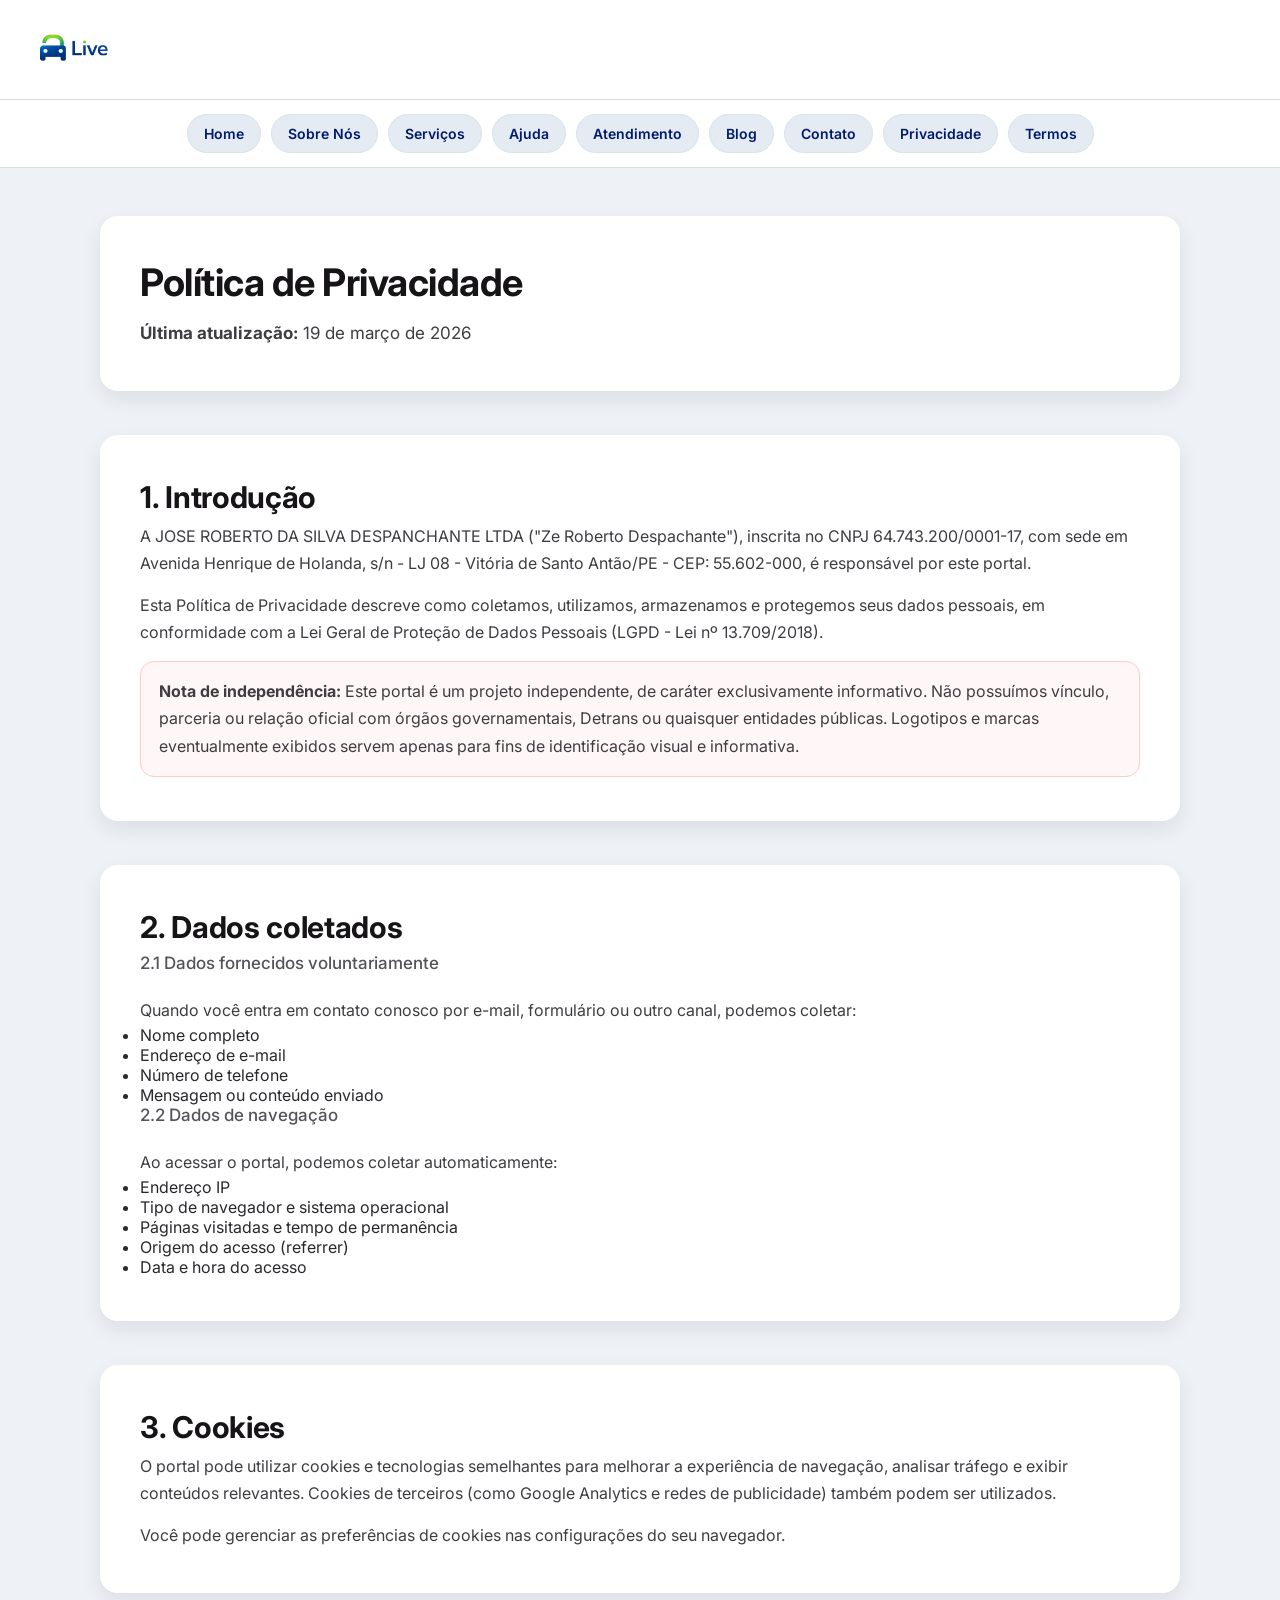
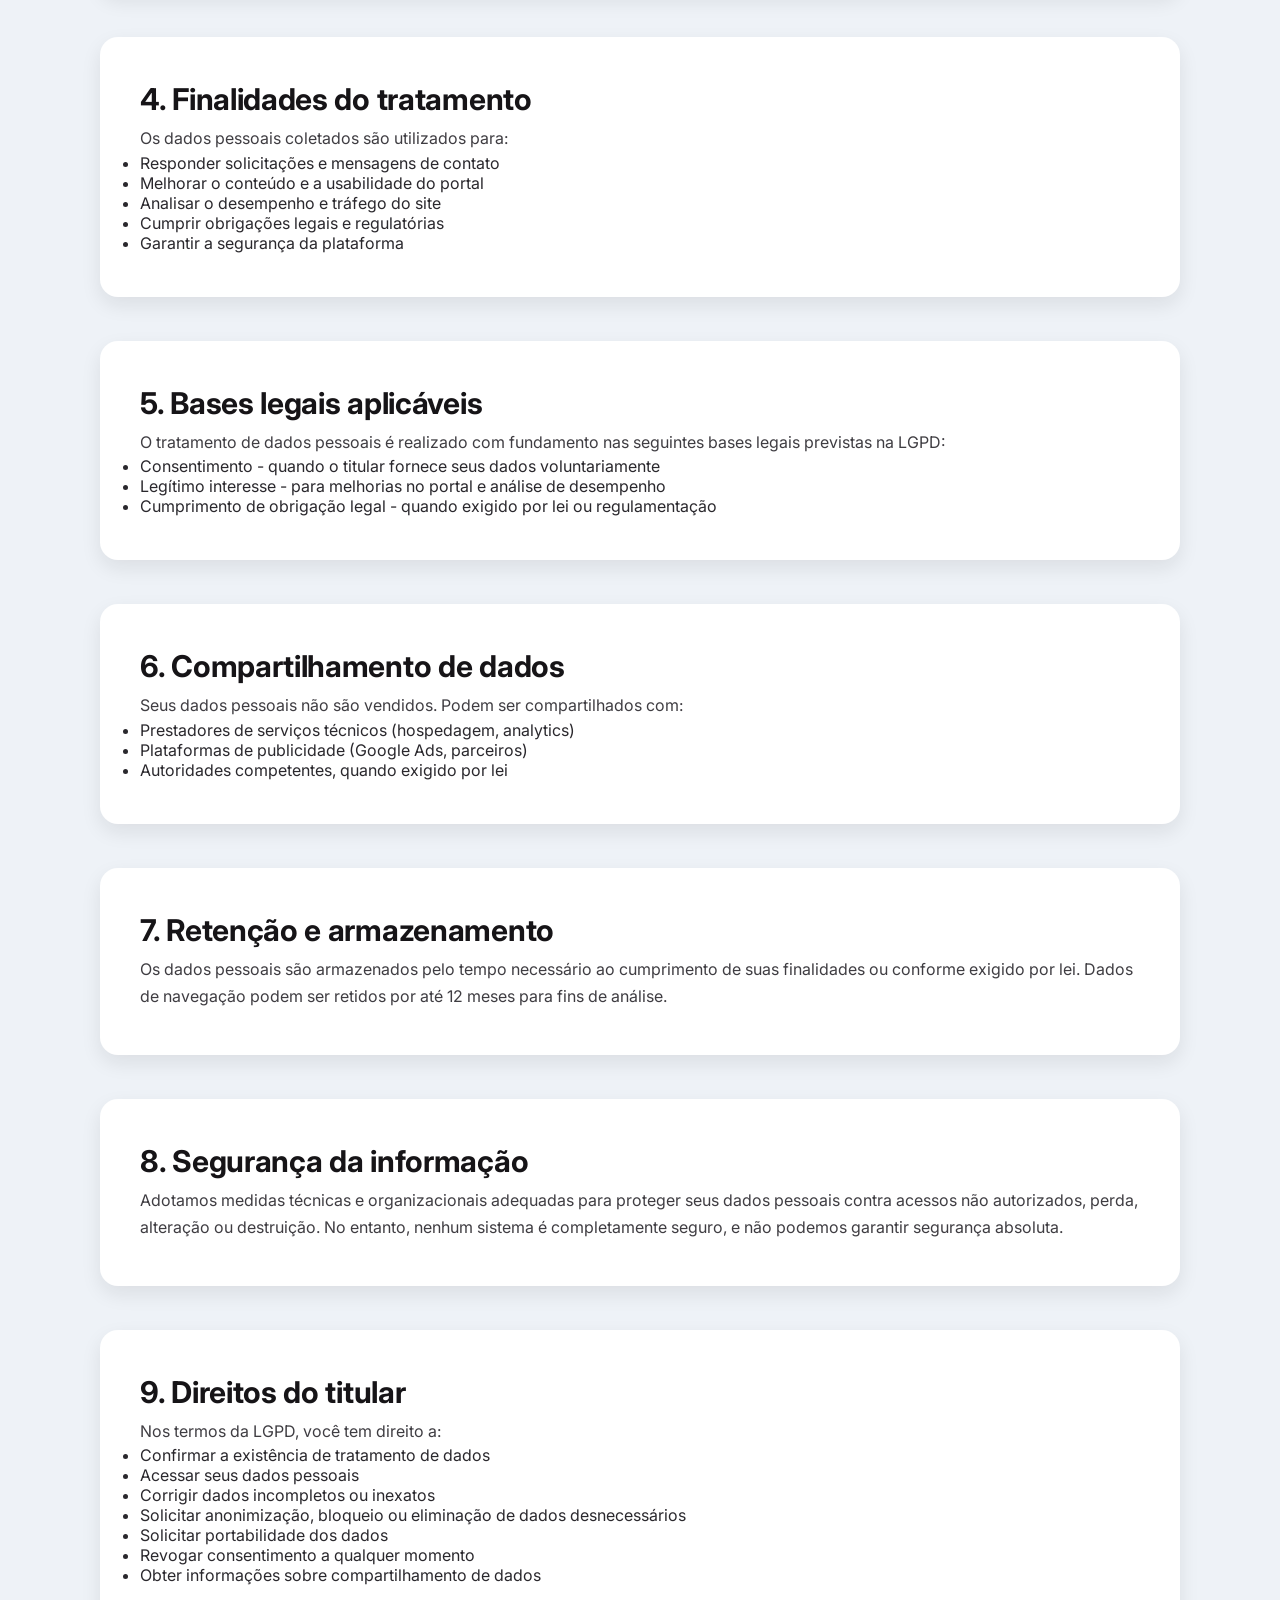
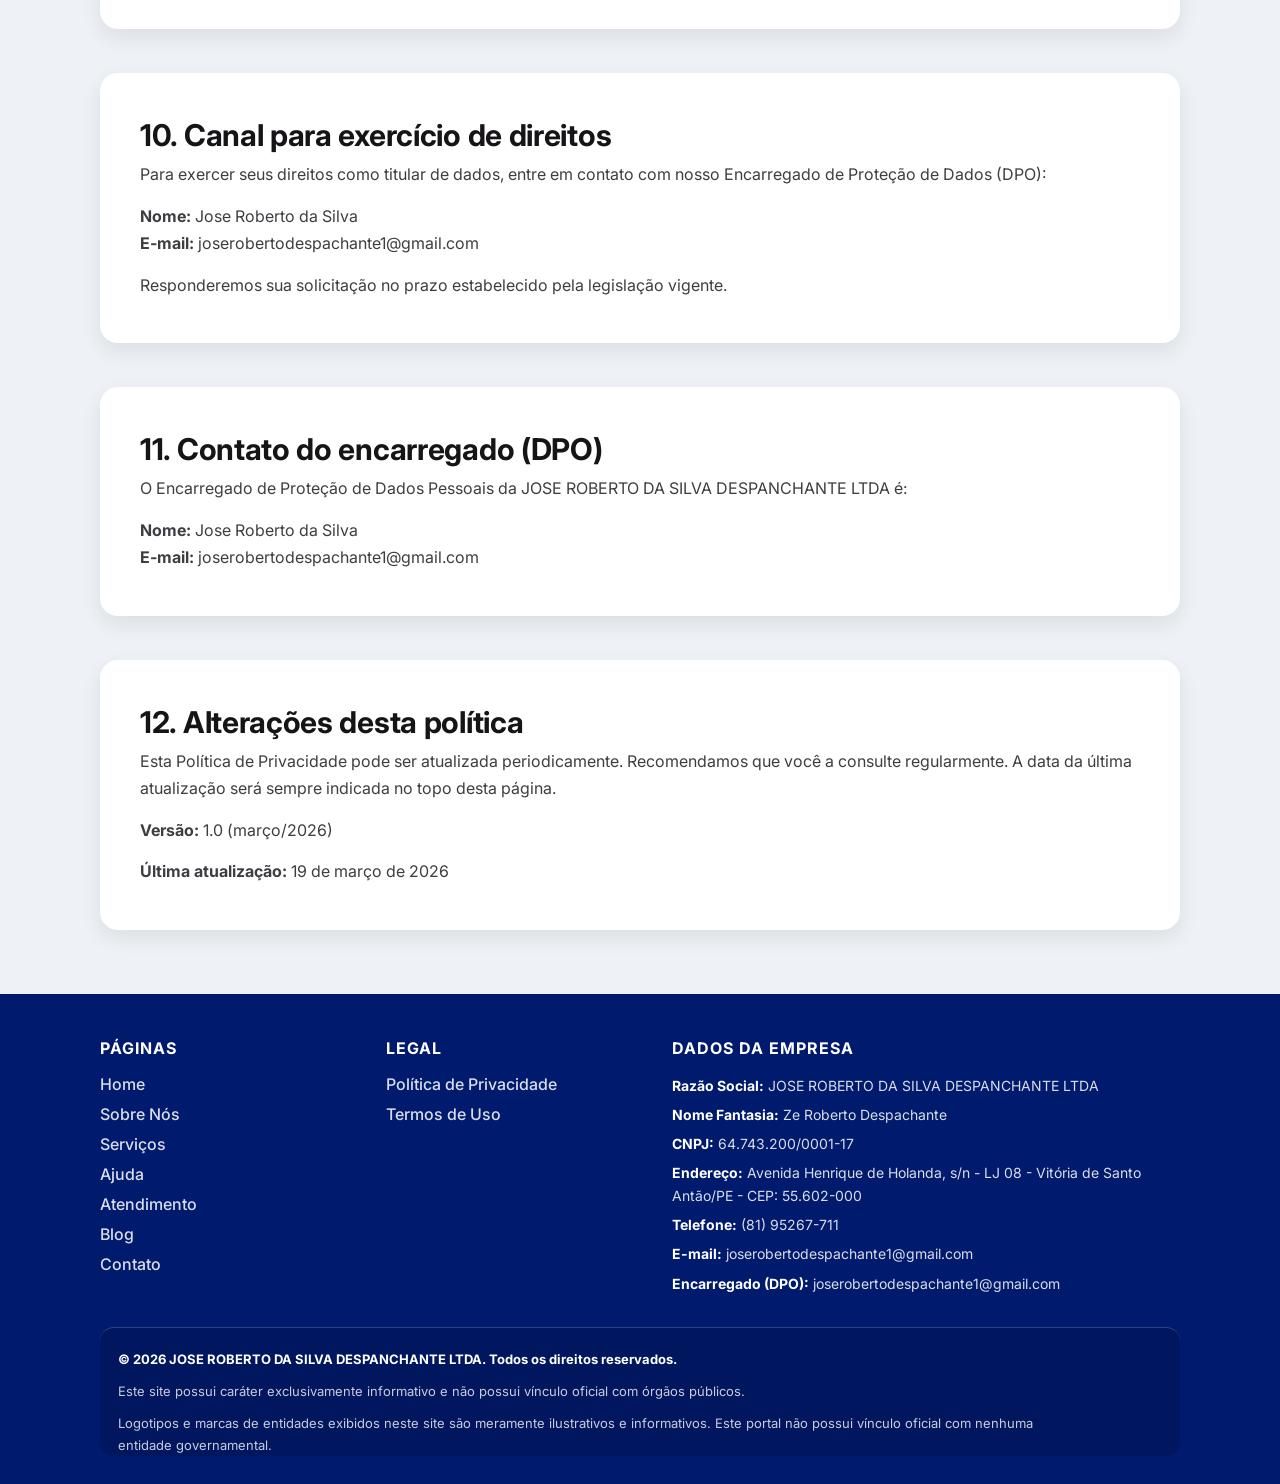
<file: privacidade/index.html>
<!DOCTYPE html>
<html lang="pt-BR">
<head>
  <meta charset="UTF-8">
  <meta name="viewport" content="width=device-width, initial-scale=1.0">
  <title>Política de Privacidade</title>
  <link rel="preconnect" href="https://fonts.googleapis.com">
  <link rel="preconnect" href="https://fonts.gstatic.com" crossorigin>
  <link href="https://fonts.googleapis.com/css2?family=Inter:wght@400;500;600;700;800&display=swap" rel="stylesheet">
  <link rel="stylesheet" href="../style.css">
</head>
<body>
  <a class="skip-link" href="#main-content">Pular para o conteúdo</a>
  <header class="header">
    <div class="header__left">
      <img src="../img/logo-liv.png" alt="Logo LIV" class="header__logo" width="180" height="75">
    </div>
    <div class="header__right">
      <button class="header__hamburger" type="button" aria-label="Abrir menu" aria-expanded="false" aria-controls="primary-menu" data-menu-toggle>
        <span></span>
        <span></span>
        <span></span>
      </button>
    </div>
  </header>
  <nav id="primary-menu" class="mobile-menu" aria-label="Menu principal" data-mobile-menu>
    <a href="../">Home</a>
    <a href="../sobre-nos/">Sobre Nós</a>
    <a href="../servicos/">Serviços</a>
    <a href="../ajuda/">Ajuda</a>
    <a href="../atendimento/">Atendimento</a>
    <a href="../blog/">Blog</a>
    <a href="../contato/">Contato</a>
    <a href="./">Privacidade</a>
    <a href="../termos/">Termos</a>
  </nav>

  <main id="main-content" class="main-content">
    <section class="section hero-text">
      <h1>Política de Privacidade</h1>
      <p><strong>Última atualização:</strong> 19 de março de 2026</p>
    </section>

    <section class="section about-section">
      <h2>1. Introdução</h2>
      <p>A <span data-site="razaoSocial"></span> ("<span data-site="nomeFantasia"></span>"), inscrita no CNPJ <span data-site="cnpj"></span>, com sede em <span data-site="endereco"></span>, é responsável por este portal.</p>
      <p>Esta Política de Privacidade descreve como coletamos, utilizamos, armazenamos e protegemos seus dados pessoais, em conformidade com a Lei Geral de Proteção de Dados Pessoais (LGPD - Lei nº 13.709/2018).</p>
      <p class="about-warning"><strong>Nota de independência:</strong> Este portal é um projeto independente, de caráter exclusivamente informativo. Não possuímos vínculo, parceria ou relação oficial com órgãos governamentais, Detrans ou quaisquer entidades públicas. Logotipos e marcas eventualmente exibidos servem apenas para fins de identificação visual e informativa.</p>
    </section>

    <section class="section about-section">
      <h2>2. Dados coletados</h2>
      <h3>2.1 Dados fornecidos voluntariamente</h3>
      <p>Quando você entra em contato conosco por e-mail, formulário ou outro canal, podemos coletar:</p>
      <ul>
        <li>Nome completo</li>
        <li>Endereço de e-mail</li>
        <li>Número de telefone</li>
        <li>Mensagem ou conteúdo enviado</li>
      </ul>
      <h3>2.2 Dados de navegação</h3>
      <p>Ao acessar o portal, podemos coletar automaticamente:</p>
      <ul>
        <li>Endereço IP</li>
        <li>Tipo de navegador e sistema operacional</li>
        <li>Páginas visitadas e tempo de permanência</li>
        <li>Origem do acesso (referrer)</li>
        <li>Data e hora do acesso</li>
      </ul>
    </section>

    <section class="section about-section">
      <h2>3. Cookies</h2>
      <p>O portal pode utilizar cookies e tecnologias semelhantes para melhorar a experiência de navegação, analisar tráfego e exibir conteúdos relevantes. Cookies de terceiros (como Google Analytics e redes de publicidade) também podem ser utilizados.</p>
      <p>Você pode gerenciar as preferências de cookies nas configurações do seu navegador.</p>
    </section>

    <section class="section about-section">
      <h2>4. Finalidades do tratamento</h2>
      <p>Os dados pessoais coletados são utilizados para:</p>
      <ul>
        <li>Responder solicitações e mensagens de contato</li>
        <li>Melhorar o conteúdo e a usabilidade do portal</li>
        <li>Analisar o desempenho e tráfego do site</li>
        <li>Cumprir obrigações legais e regulatórias</li>
        <li>Garantir a segurança da plataforma</li>
      </ul>
    </section>

    <section class="section about-section">
      <h2>5. Bases legais aplicáveis</h2>
      <p>O tratamento de dados pessoais é realizado com fundamento nas seguintes bases legais previstas na LGPD:</p>
      <ul>
        <li>Consentimento - quando o titular fornece seus dados voluntariamente</li>
        <li>Legítimo interesse - para melhorias no portal e análise de desempenho</li>
        <li>Cumprimento de obrigação legal - quando exigido por lei ou regulamentação</li>
      </ul>
    </section>

    <section class="section about-section">
      <h2>6. Compartilhamento de dados</h2>
      <p>Seus dados pessoais não são vendidos. Podem ser compartilhados com:</p>
      <ul>
        <li>Prestadores de serviços técnicos (hospedagem, analytics)</li>
        <li>Plataformas de publicidade (Google Ads, parceiros)</li>
        <li>Autoridades competentes, quando exigido por lei</li>
      </ul>
    </section>

    <section class="section about-section">
      <h2>7. Retenção e armazenamento</h2>
      <p>Os dados pessoais são armazenados pelo tempo necessário ao cumprimento de suas finalidades ou conforme exigido por lei. Dados de navegação podem ser retidos por até 12 meses para fins de análise.</p>
    </section>

    <section class="section about-section">
      <h2>8. Segurança da informação</h2>
      <p>Adotamos medidas técnicas e organizacionais adequadas para proteger seus dados pessoais contra acessos não autorizados, perda, alteração ou destruição. No entanto, nenhum sistema é completamente seguro, e não podemos garantir segurança absoluta.</p>
    </section>

    <section class="section about-section">
      <h2>9. Direitos do titular</h2>
      <p>Nos termos da LGPD, você tem direito a:</p>
      <ul>
        <li>Confirmar a existência de tratamento de dados</li>
        <li>Acessar seus dados pessoais</li>
        <li>Corrigir dados incompletos ou inexatos</li>
        <li>Solicitar anonimização, bloqueio ou eliminação de dados desnecessários</li>
        <li>Solicitar portabilidade dos dados</li>
        <li>Revogar consentimento a qualquer momento</li>
        <li>Obter informações sobre compartilhamento de dados</li>
      </ul>
    </section>

    <section class="section about-section">
      <h2>10. Canal para exercício de direitos</h2>
      <p>Para exercer seus direitos como titular de dados, entre em contato com nosso Encarregado de Proteção de Dados (DPO):</p>
      <p><strong>Nome:</strong> <span data-site="dpoNome"></span><br><strong>E-mail:</strong> <span data-site="dpo"></span></p>
      <p>Responderemos sua solicitação no prazo estabelecido pela legislação vigente.</p>
    </section>

    <section class="section about-section">
      <h2>11. Contato do encarregado (DPO)</h2>
      <p>O Encarregado de Proteção de Dados Pessoais da <span data-site="razaoSocial"></span> é:</p>
      <p><strong>Nome:</strong> <span data-site="dpoNome"></span><br><strong>E-mail:</strong> <span data-site="dpo"></span></p>
    </section>

    <section class="section about-section">
      <h2>12. Alterações desta política</h2>
      <p>Esta Política de Privacidade pode ser atualizada periodicamente. Recomendamos que você a consulte regularmente. A data da última atualização será sempre indicada no topo desta página.</p>
      <p><strong>Versão:</strong> 1.0 (março/2026)</p>
      <p><strong>Última atualização:</strong> 19 de março de 2026</p>
    </section>
  </main>

  <footer class="site-footer">
    <div class="footer-container">
      <div class="footer-grid">
        <section class="footer-column">
          <h3>Páginas</h3>
          <ul>
            <li><a href="../">Home</a></li>
            <li><a href="../sobre-nos/">Sobre Nós</a></li>
            <li><a href="../servicos/">Serviços</a></li>
            <li><a href="../ajuda/">Ajuda</a></li>
            <li><a href="../atendimento/">Atendimento</a></li>
            <li><a href="../blog/">Blog</a></li>
            <li><a href="../contato/">Contato</a></li>
          </ul>
        </section>

        <section class="footer-column">
          <h3>Legal</h3>
          <ul>
            <li><a href="./">Política de Privacidade</a></li>
            <li><a href="../termos/">Termos de Uso</a></li>
          </ul>
        </section>

        <section class="footer-column footer-company">
          <h3>Dados da empresa</h3>
          <p><strong>Razão Social:</strong> <span data-site="razaoSocial"></span></p>
          <p><strong>Nome Fantasia:</strong> <span data-site="nomeFantasia"></span></p>
          <p><strong>CNPJ:</strong> <span data-site="cnpj"></span></p>
          <p><strong>Endereço:</strong> <span data-site="endereco"></span></p>
          <p><strong>Telefone:</strong> <span data-site="telefone"></span></p>
          <p><strong>E-mail:</strong> <span data-site="email"></span></p>
          <p><strong>Encarregado (DPO):</strong> <span data-site="dpo"></span></p>
        </section>
      </div>

      <div class="footer-bottom">
        <p>© <span data-site="ano"></span> <span data-site="razaoSocial"></span>. Todos os direitos reservados.</p>
        <p>Este site possui caráter exclusivamente informativo e não possui vínculo oficial com órgãos públicos.</p>
        <p>Logotipos e marcas de entidades exibidos neste site são meramente ilustrativos e informativos. Este portal não possui vínculo oficial com nenhuma entidade governamental.</p>
      </div>
    </div>
  </footer>
  <script src="../site-data.js"></script>
  <script src="../script.js"></script>
</body>
</html>
</file>
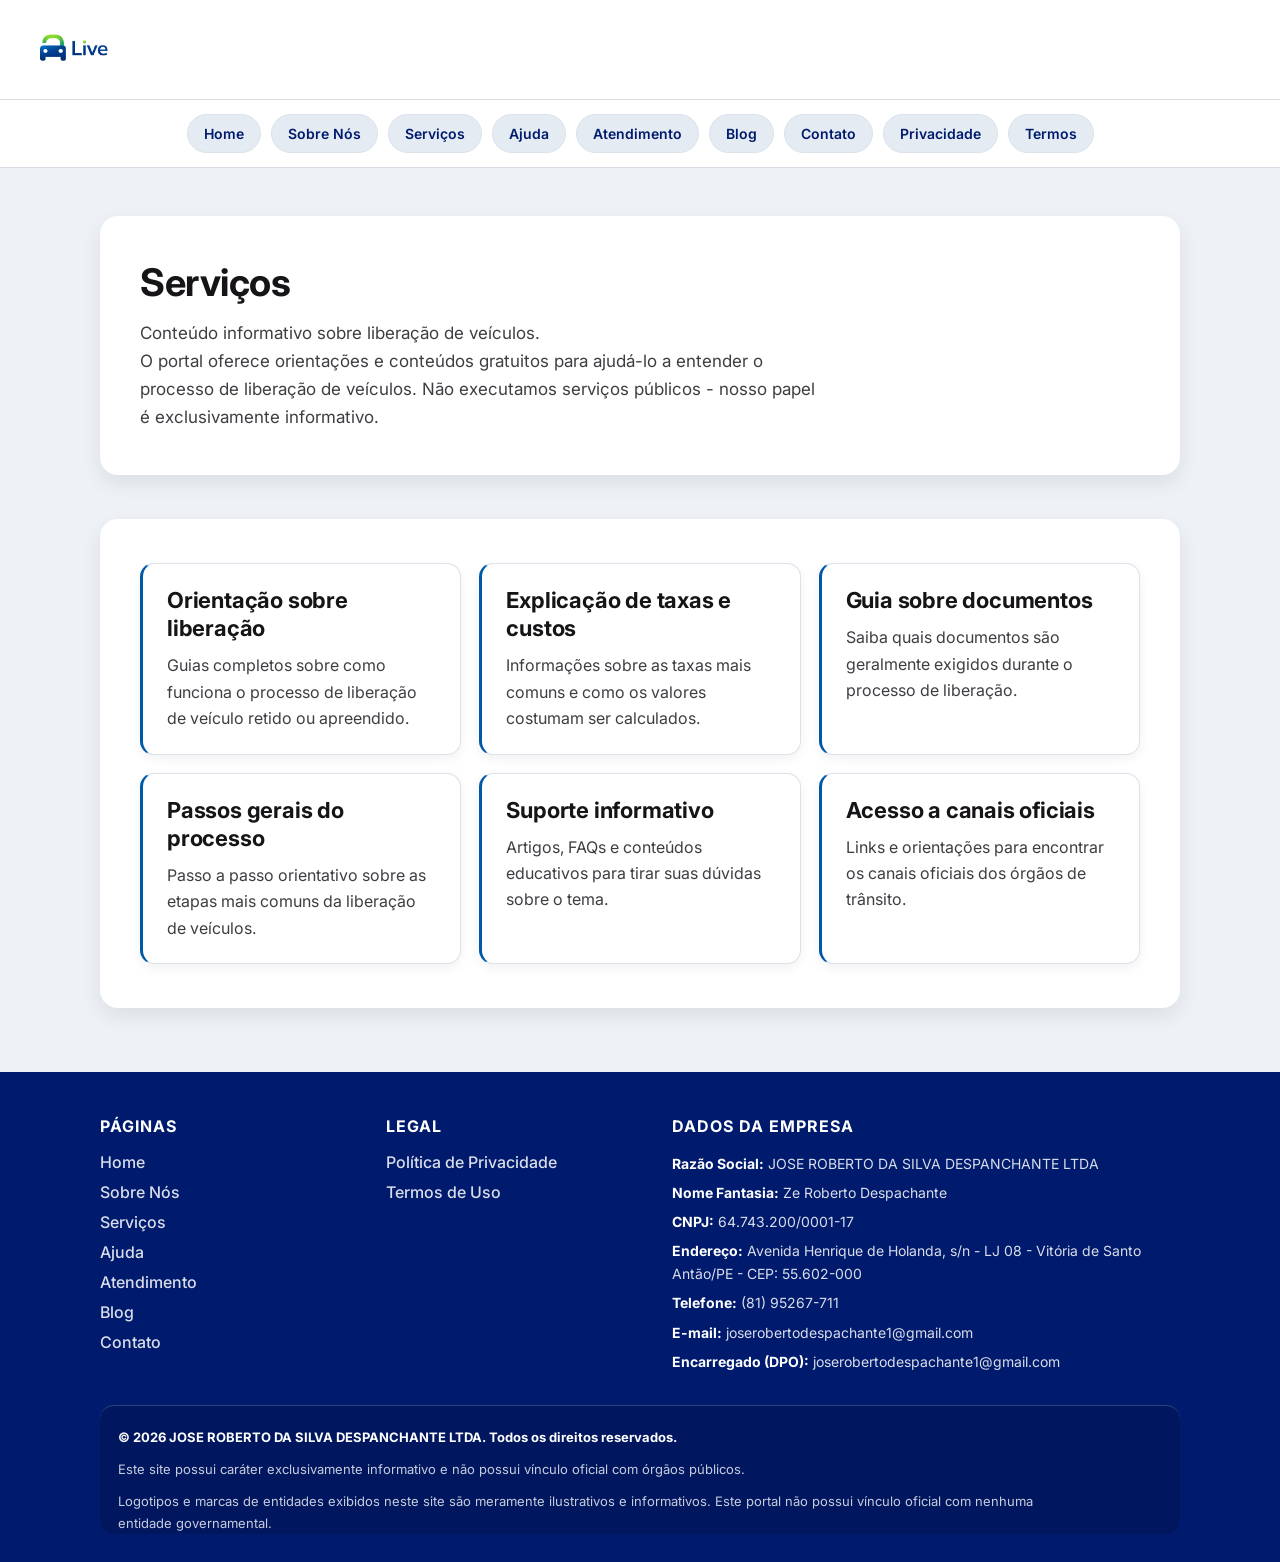
<file: servicos/index.html>
<!DOCTYPE html>
<html lang="pt-BR">
<head>
  <meta charset="UTF-8">
  <meta name="viewport" content="width=device-width, initial-scale=1.0">
  <title>Serviços</title>
  <link rel="preconnect" href="https://fonts.googleapis.com">
  <link rel="preconnect" href="https://fonts.gstatic.com" crossorigin>
  <link href="https://fonts.googleapis.com/css2?family=Inter:wght@400;500;600;700;800&display=swap" rel="stylesheet">
  <link rel="stylesheet" href="../style.css">
</head>
<body>
  <a class="skip-link" href="#main-content">Pular para o conteúdo</a>
  <header class="header">
    <div class="header__left">
      <img src="../img/logo-liv.png" alt="Logo LIV" class="header__logo" width="180" height="75">
    </div>
    <div class="header__right">
      <button class="header__hamburger" type="button" aria-label="Abrir menu" aria-expanded="false" aria-controls="primary-menu" data-menu-toggle>
        <span></span>
        <span></span>
        <span></span>
      </button>
    </div>
  </header>
  <nav id="primary-menu" class="mobile-menu" aria-label="Menu principal" data-mobile-menu>
    <a href="../">Home</a>
    <a href="../sobre-nos/">Sobre Nós</a>
    <a href="./">Serviços</a>
    <a href="../ajuda/">Ajuda</a>
    <a href="../atendimento/">Atendimento</a>
    <a href="../blog/">Blog</a>
    <a href="../contato/">Contato</a>
    <a href="../privacidade/">Privacidade</a>
    <a href="../termos/">Termos</a>
  </nav>

  <main id="main-content" class="main-content">
    <section class="section hero-text">
      <h1>Serviços</h1>
      <p>Conteúdo informativo sobre liberação de veículos.</p>
      <p>
        O portal oferece orientações e conteúdos gratuitos para ajudá-lo a entender o processo de liberação de veículos.
        Não executamos serviços públicos - nosso papel é exclusivamente informativo.
      </p>
    </section>

    <section class="section">
      <div class="cards-grid">
        <article class="card">
          <h4>Orientação sobre liberação</h4>
          <p>Guias completos sobre como funciona o processo de liberação de veículo retido ou apreendido.</p>
        </article>
        <article class="card">
          <h4>Explicação de taxas e custos</h4>
          <p>Informações sobre as taxas mais comuns e como os valores costumam ser calculados.</p>
        </article>
        <article class="card">
          <h4>Guia sobre documentos</h4>
          <p>Saiba quais documentos são geralmente exigidos durante o processo de liberação.</p>
        </article>
        <article class="card">
          <h4>Passos gerais do processo</h4>
          <p>Passo a passo orientativo sobre as etapas mais comuns da liberação de veículos.</p>
        </article>
        <article class="card">
          <h4>Suporte informativo</h4>
          <p>Artigos, FAQs e conteúdos educativos para tirar suas dúvidas sobre o tema.</p>
        </article>
        <article class="card">
          <h4>Acesso a canais oficiais</h4>
          <p>Links e orientações para encontrar os canais oficiais dos órgãos de trânsito.</p>
        </article>
      </div>
    </section>
  </main>

  <footer class="site-footer">
    <div class="footer-container">
      <div class="footer-grid">
        <section class="footer-column">
          <h3>Páginas</h3>
          <ul>
            <li><a href="../">Home</a></li>
            <li><a href="../sobre-nos/">Sobre Nós</a></li>
            <li><a href="./">Serviços</a></li>
            <li><a href="../ajuda/">Ajuda</a></li>
            <li><a href="../atendimento/">Atendimento</a></li>
            <li><a href="../blog/">Blog</a></li>
            <li><a href="../contato/">Contato</a></li>
          </ul>
        </section>

        <section class="footer-column">
          <h3>Legal</h3>
          <ul>
            <li><a href="../privacidade/">Política de Privacidade</a></li>
            <li><a href="../termos/">Termos de Uso</a></li>
          </ul>
        </section>

        <section class="footer-column footer-company">
          <h3>Dados da empresa</h3>
          <p><strong>Razão Social:</strong> <span data-site="razaoSocial"></span></p>
          <p><strong>Nome Fantasia:</strong> <span data-site="nomeFantasia"></span></p>
          <p><strong>CNPJ:</strong> <span data-site="cnpj"></span></p>
          <p><strong>Endereço:</strong> <span data-site="endereco"></span></p>
          <p><strong>Telefone:</strong> <span data-site="telefone"></span></p>
          <p><strong>E-mail:</strong> <span data-site="email"></span></p>
          <p><strong>Encarregado (DPO):</strong> <span data-site="dpo"></span></p>
        </section>
      </div>

      <div class="footer-bottom">
        <p>© <span data-site="ano"></span> <span data-site="razaoSocial"></span>. Todos os direitos reservados.</p>
        <p>Este site possui caráter exclusivamente informativo e não possui vínculo oficial com órgãos públicos.</p>
        <p>Logotipos e marcas de entidades exibidos neste site são meramente ilustrativos e informativos. Este portal não possui vínculo oficial com nenhuma entidade governamental.</p>
      </div>
    </div>
  </footer>
  <script src="../site-data.js"></script>
  <script src="../script.js"></script>
</body>
</html>
</file>
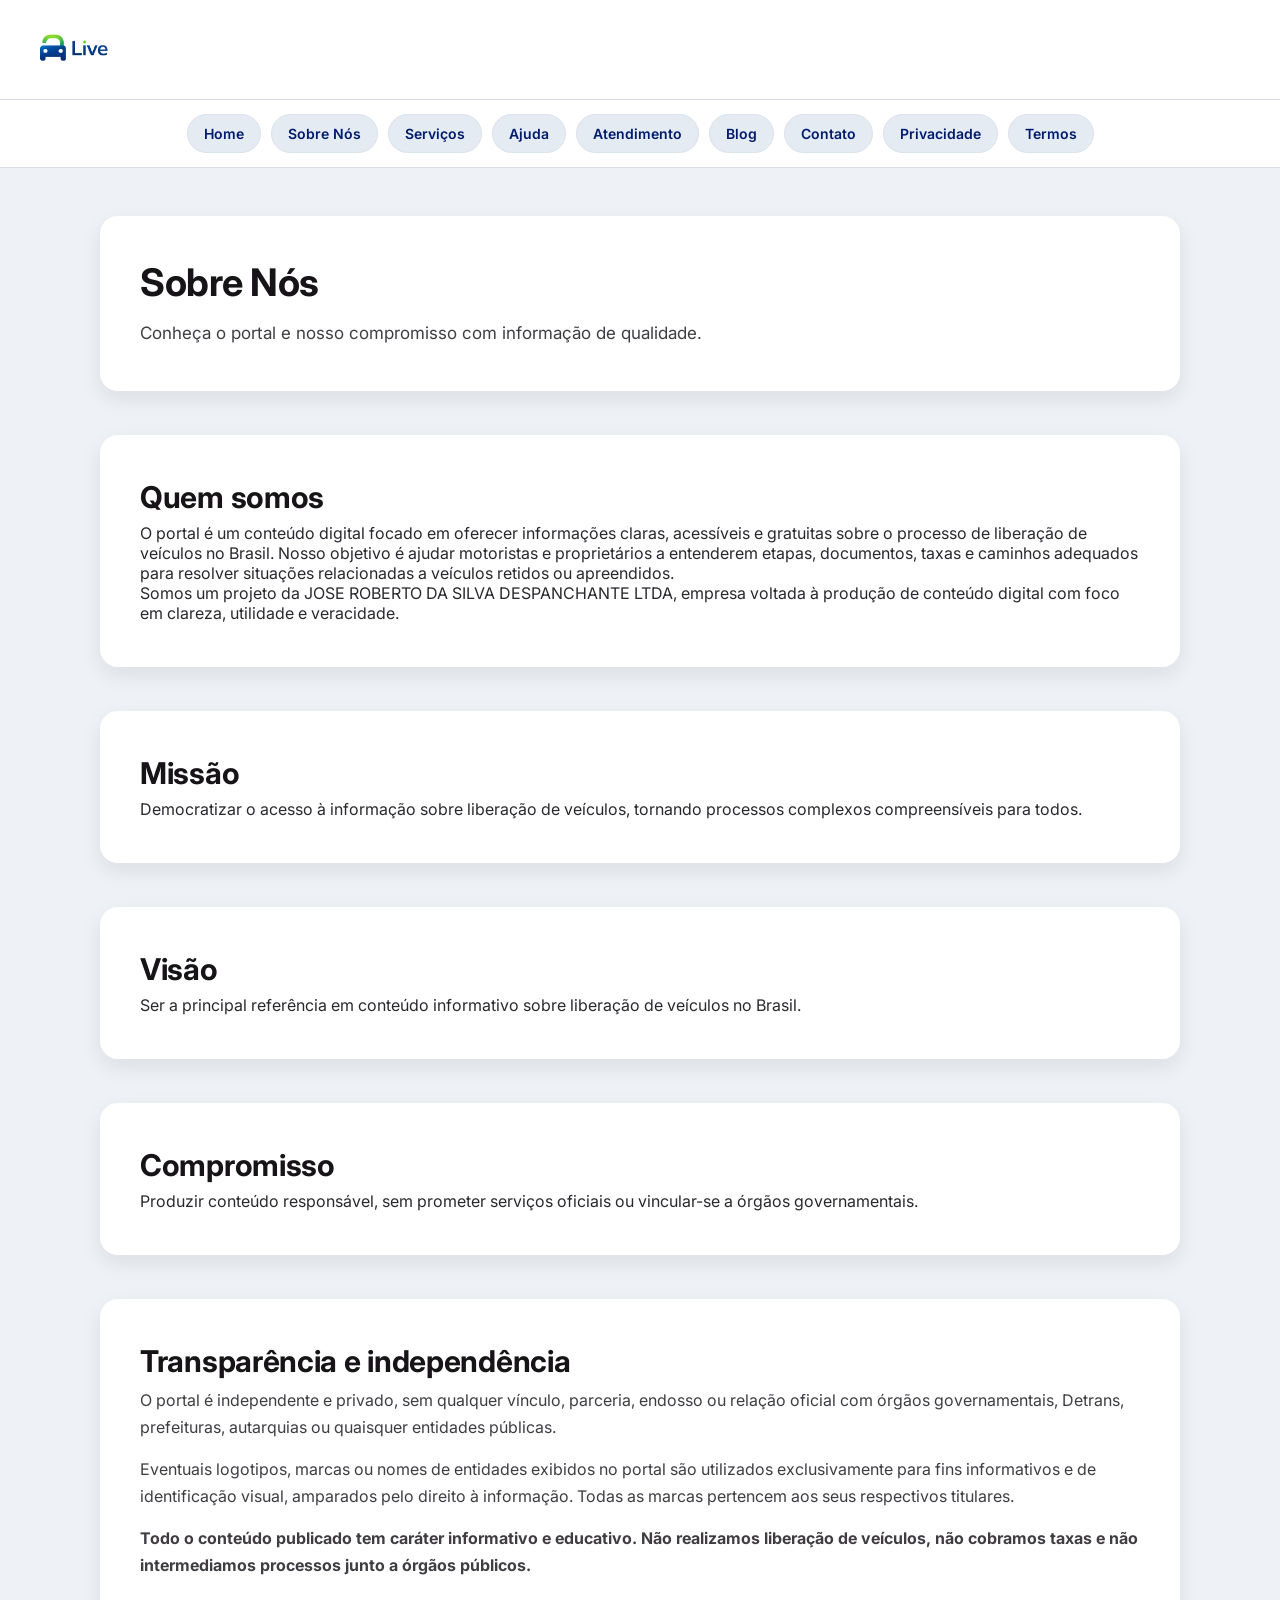
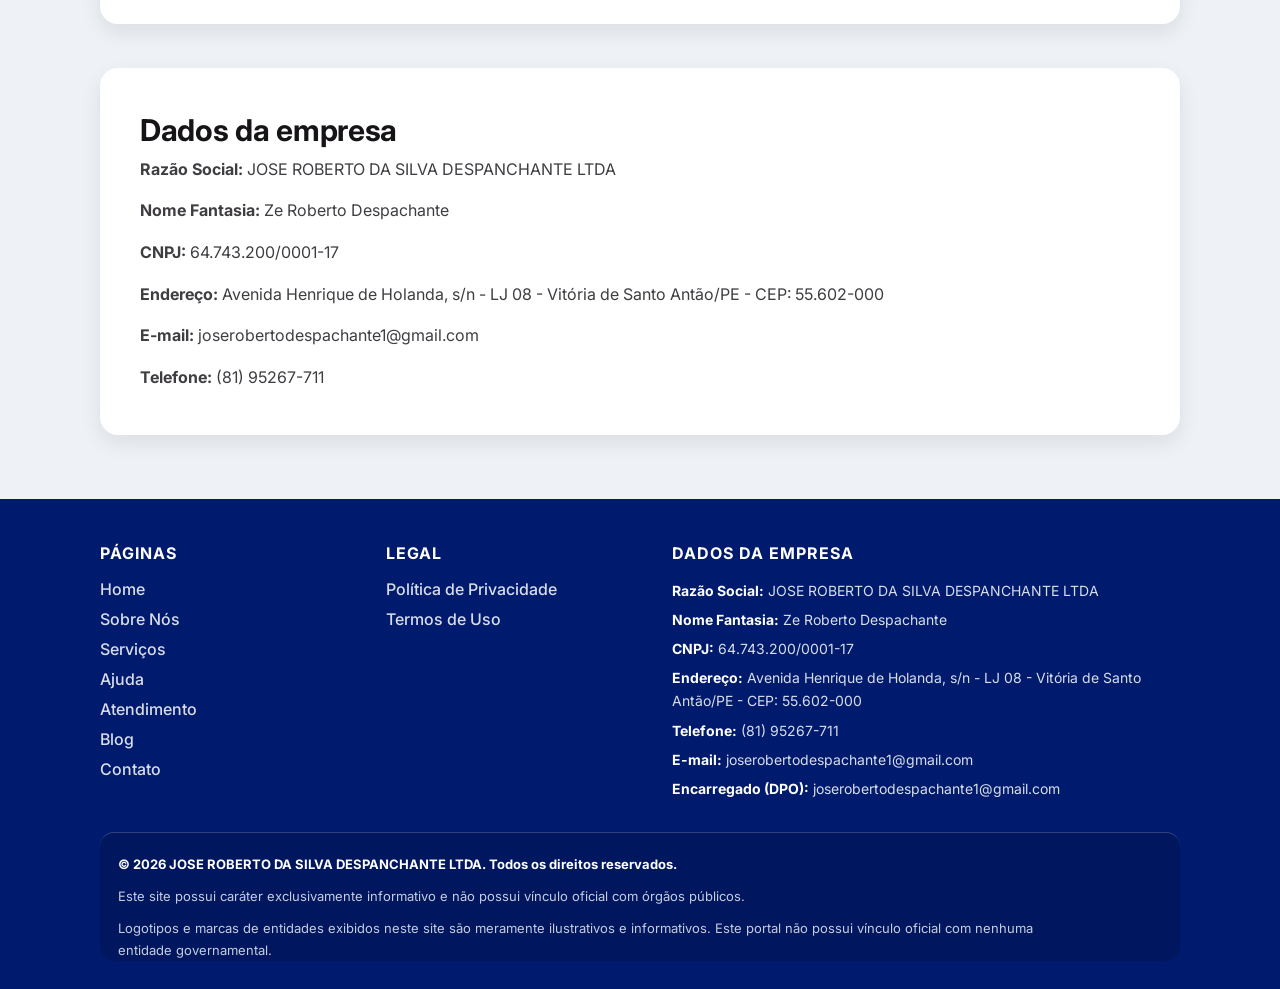
<file: sobre-nos/index.html>
<!DOCTYPE html>
<html lang="pt-BR">
<head>
  <meta charset="UTF-8">
  <meta name="viewport" content="width=device-width, initial-scale=1.0">
  <title>Sobre Nós</title>
  <link rel="preconnect" href="https://fonts.googleapis.com">
  <link rel="preconnect" href="https://fonts.gstatic.com" crossorigin>
  <link href="https://fonts.googleapis.com/css2?family=Inter:wght@400;500;600;700;800&display=swap" rel="stylesheet">
  <link rel="stylesheet" href="../style.css">
</head>
<body>
  <a class="skip-link" href="#main-content">Pular para o conteúdo</a>
  <header class="header">
    <div class="header__left">
      <img src="../img/logo-liv.png" alt="Logo LIV" class="header__logo" width="180" height="75">
    </div>
    <div class="header__right">
      <button class="header__hamburger" type="button" aria-label="Abrir menu" aria-expanded="false" aria-controls="primary-menu" data-menu-toggle>
        <span></span>
        <span></span>
        <span></span>
      </button>
    </div>
  </header>
  <nav id="primary-menu" class="mobile-menu" aria-label="Menu principal" data-mobile-menu>
    <a href="../">Home</a>
    <a href="./">Sobre Nós</a>
    <a href="../servicos/">Serviços</a>
    <a href="../ajuda/">Ajuda</a>
    <a href="../atendimento/">Atendimento</a>
    <a href="../blog/">Blog</a>
    <a href="../contato/">Contato</a>
    <a href="../privacidade/">Privacidade</a>
    <a href="../termos/">Termos</a>
  </nav>

  <main id="main-content" class="main-content">
    <section class="section hero-text">
      <h1>Sobre Nós</h1>
      <p>Conheça o portal e nosso compromisso com informação de qualidade.</p>
    </section>

    <section class="section">
      <h2>Quem somos</h2>
      <p>
        O portal é um conteúdo digital focado em oferecer informações claras, acessíveis e gratuitas sobre o processo
        de liberação de veículos no Brasil. Nosso objetivo é ajudar motoristas e proprietários a entenderem etapas,
        documentos, taxas e caminhos adequados para resolver situações relacionadas a veículos retidos ou apreendidos.
      </p>
      <p>
        Somos um projeto da <span data-site="razaoSocial"></span>, empresa voltada à produção de conteúdo digital com foco em clareza,
        utilidade e veracidade.
      </p>
    </section>

    <section class="section">
      <h2>Missão</h2>
      <p>Democratizar o acesso à informação sobre liberação de veículos, tornando processos complexos compreensíveis para todos.</p>
    </section>

    <section class="section">
      <h2>Visão</h2>
      <p>Ser a principal referência em conteúdo informativo sobre liberação de veículos no Brasil.</p>
    </section>

    <section class="section">
      <h2>Compromisso</h2>
      <p>Produzir conteúdo responsável, sem prometer serviços oficiais ou vincular-se a órgãos governamentais.</p>
    </section>

    <section class="section about-section">
      <h2>Transparência e independência</h2>
      <p>
        O portal é independente e privado, sem qualquer vínculo, parceria, endosso ou relação oficial com órgãos
        governamentais, Detrans, prefeituras, autarquias ou quaisquer entidades públicas.
      </p>
      <p>
        Eventuais logotipos, marcas ou nomes de entidades exibidos no portal são utilizados exclusivamente para fins
        informativos e de identificação visual, amparados pelo direito à informação. Todas as marcas pertencem aos seus
        respectivos titulares.
      </p>
      <p class="about-highlight">
        Todo o conteúdo publicado tem caráter informativo e educativo. Não realizamos liberação de veículos, não cobramos
        taxas e não intermediamos processos junto a órgãos públicos.
      </p>
    </section>

    <section class="section about-section">
      <h2>Dados da empresa</h2>
      <p><strong>Razão Social:</strong> <span data-site="razaoSocial"></span></p>
      <p><strong>Nome Fantasia:</strong> <span data-site="nomeFantasia"></span></p>
      <p><strong>CNPJ:</strong> <span data-site="cnpj"></span></p>
      <p><strong>Endereço:</strong> <span data-site="endereco"></span></p>
      <p><strong>E-mail:</strong> <span data-site="email"></span></p>
      <p><strong>Telefone:</strong> <span data-site="telefone"></span></p>
    </section>
  </main>
  <footer class="site-footer">
    <div class="footer-container">
      <div class="footer-grid">
        <section class="footer-column">
          <h3>Páginas</h3>
          <ul>
            <li><a href="../">Home</a></li>
            <li><a href="./">Sobre Nós</a></li>
            <li><a href="../servicos/">Serviços</a></li>
            <li><a href="../ajuda/">Ajuda</a></li>
            <li><a href="../atendimento/">Atendimento</a></li>
            <li><a href="../blog/">Blog</a></li>
            <li><a href="../contato/">Contato</a></li>
          </ul>
        </section>

        <section class="footer-column">
          <h3>Legal</h3>
          <ul>
            <li><a href="../privacidade/">Política de Privacidade</a></li>
            <li><a href="../termos/">Termos de Uso</a></li>
          </ul>
        </section>

        <section class="footer-column footer-company">
          <h3>Dados da empresa</h3>
          <p><strong>Razão Social:</strong> <span data-site="razaoSocial"></span></p>
          <p><strong>Nome Fantasia:</strong> <span data-site="nomeFantasia"></span></p>
          <p><strong>CNPJ:</strong> <span data-site="cnpj"></span></p>
          <p><strong>Endereço:</strong> <span data-site="endereco"></span></p>
          <p><strong>Telefone:</strong> <span data-site="telefone"></span></p>
          <p><strong>E-mail:</strong> <span data-site="email"></span></p>
          <p><strong>Encarregado (DPO):</strong> <span data-site="dpo"></span></p>
        </section>
      </div>

      <div class="footer-bottom">
        <p>© <span data-site="ano"></span> <span data-site="razaoSocial"></span>. Todos os direitos reservados.</p>
        <p>Este site possui caráter exclusivamente informativo e não possui vínculo oficial com órgãos públicos.</p>
        <p>Logotipos e marcas de entidades exibidos neste site são meramente ilustrativos e informativos. Este portal não possui vínculo oficial com nenhuma entidade governamental.</p>
      </div>
    </div>
  </footer>
  <script src="../site-data.js"></script>
  <script src="../script.js"></script>
</body>
</html>
</file>
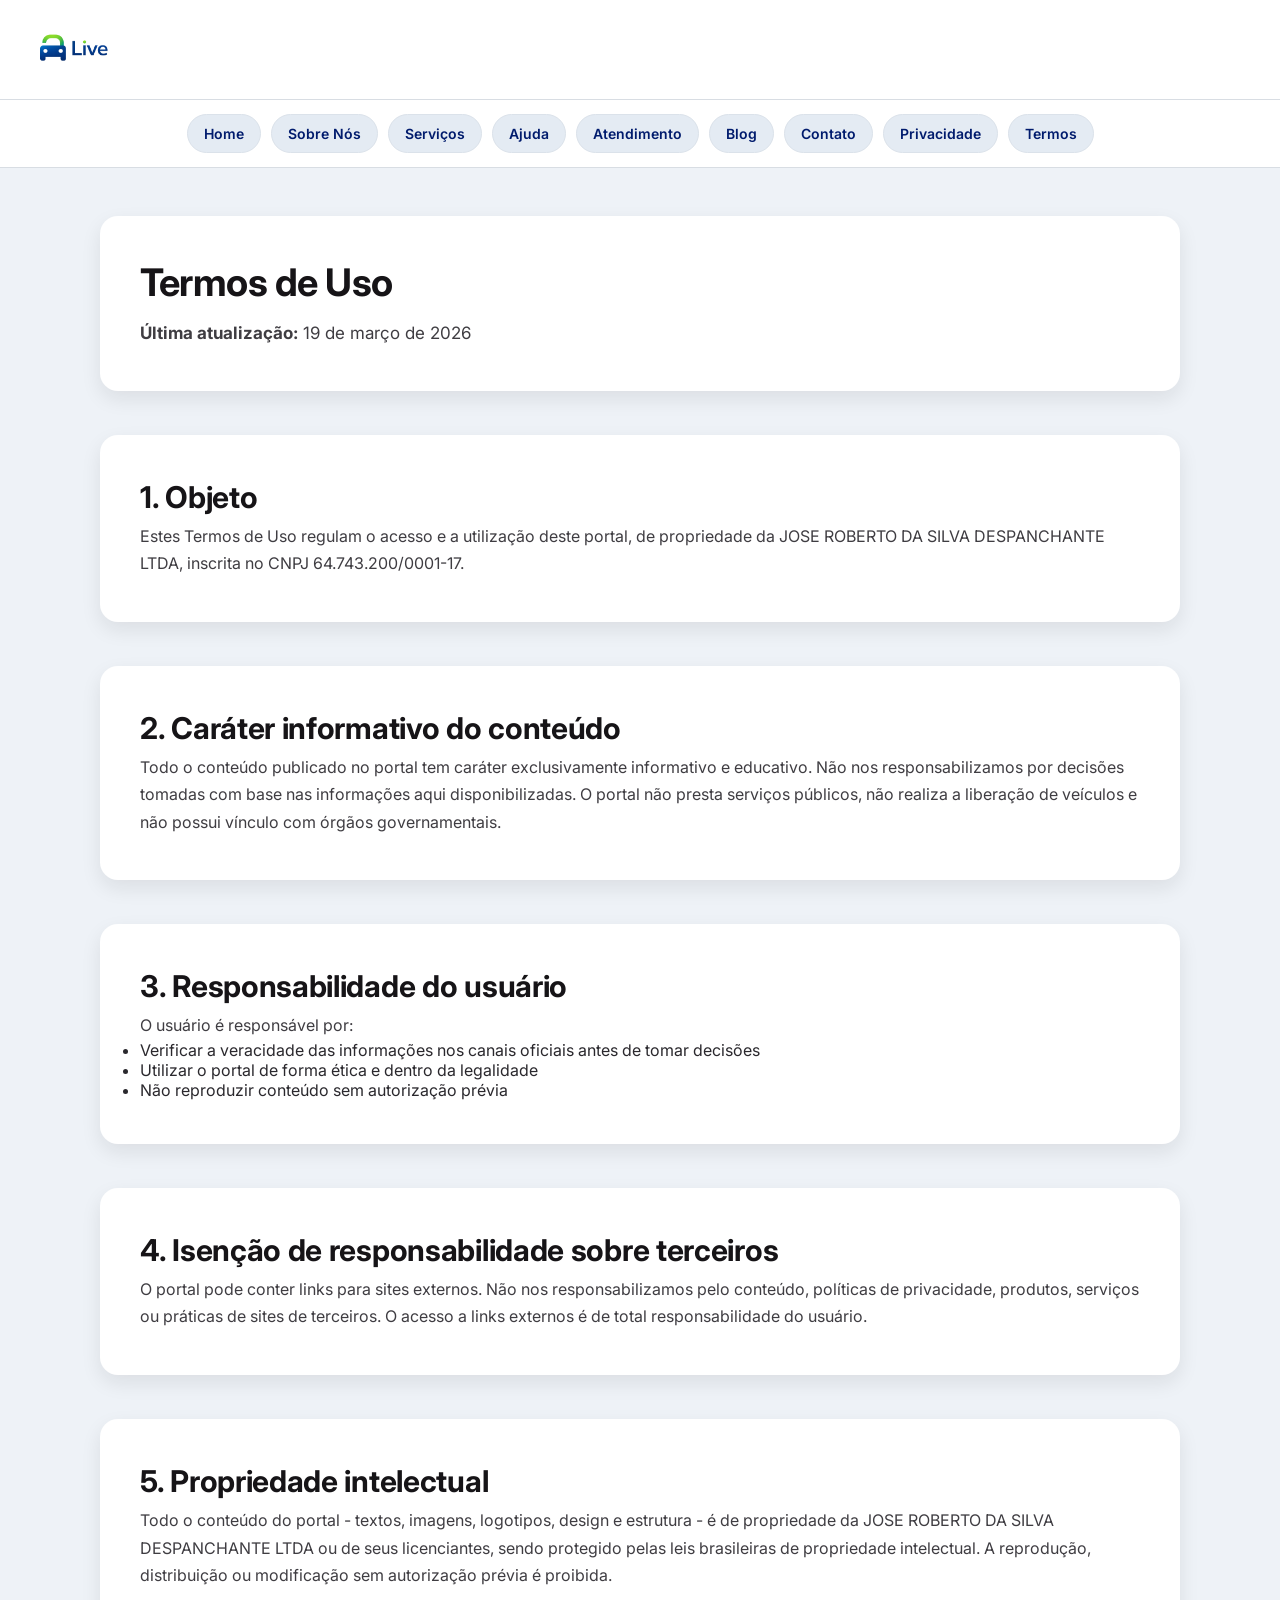
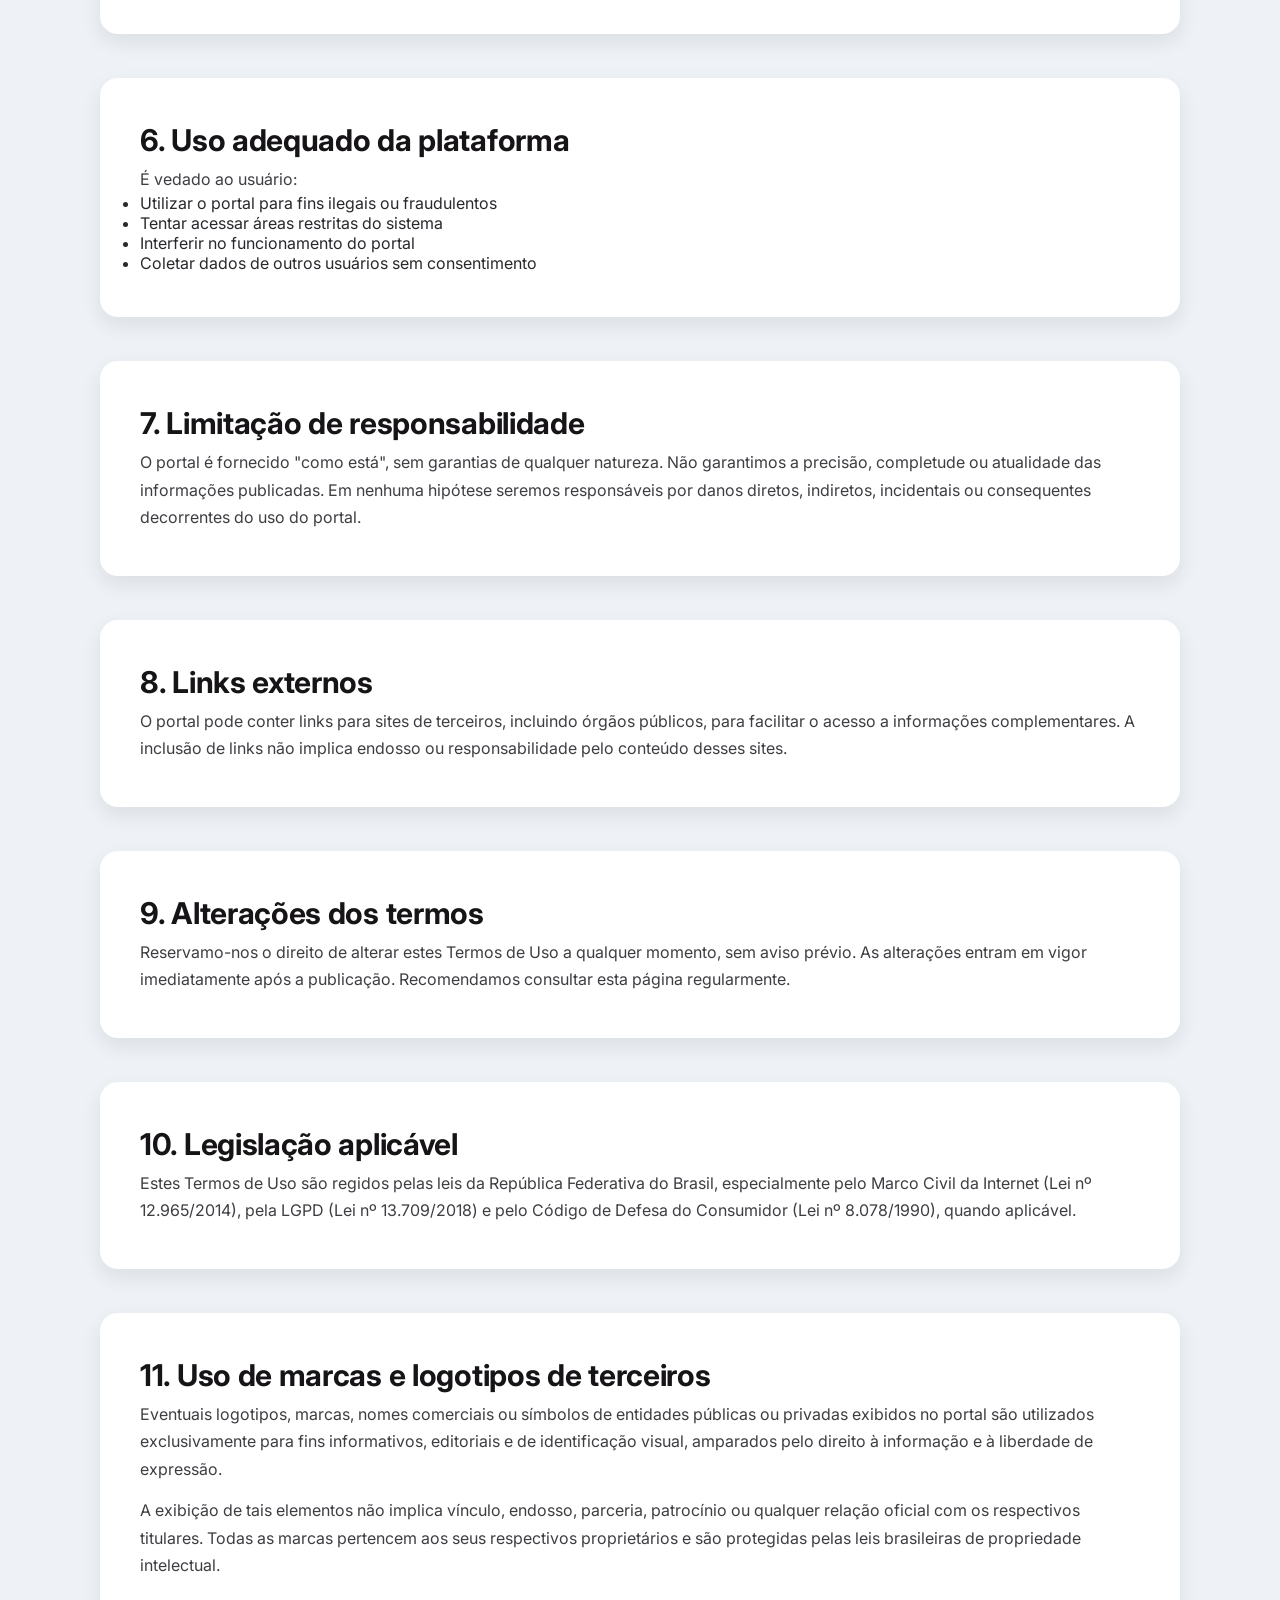
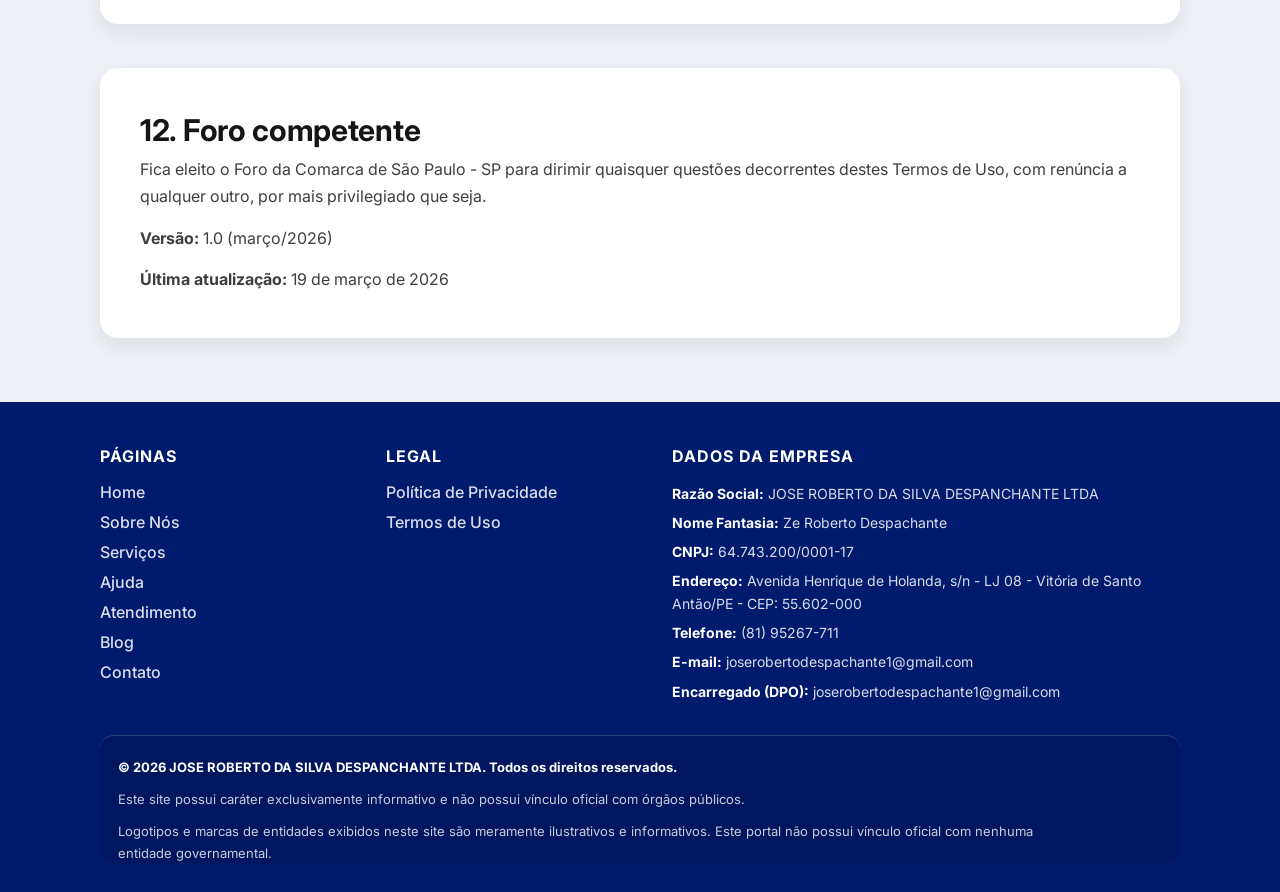
<file: termos/index.html>
<!DOCTYPE html>
<html lang="pt-BR">
<head>
  <meta charset="UTF-8">
  <meta name="viewport" content="width=device-width, initial-scale=1.0">
  <title>Termos de Uso</title>
  <link rel="preconnect" href="https://fonts.googleapis.com">
  <link rel="preconnect" href="https://fonts.gstatic.com" crossorigin>
  <link href="https://fonts.googleapis.com/css2?family=Inter:wght@400;500;600;700;800&display=swap" rel="stylesheet">
  <link rel="stylesheet" href="../style.css">
</head>
<body>
  <a class="skip-link" href="#main-content">Pular para o conteúdo</a>
  <header class="header">
    <div class="header__left">
      <img src="../img/logo-liv.png" alt="Logo LIV" class="header__logo" width="180" height="75">
    </div>
    <div class="header__right">
      <button class="header__hamburger" type="button" aria-label="Abrir menu" aria-expanded="false" aria-controls="primary-menu" data-menu-toggle>
        <span></span>
        <span></span>
        <span></span>
      </button>
    </div>
  </header>
  <nav id="primary-menu" class="mobile-menu" aria-label="Menu principal" data-mobile-menu>
    <a href="../">Home</a>
    <a href="../sobre-nos/">Sobre Nós</a>
    <a href="../servicos/">Serviços</a>
    <a href="../ajuda/">Ajuda</a>
    <a href="../atendimento/">Atendimento</a>
    <a href="../blog/">Blog</a>
    <a href="../contato/">Contato</a>
    <a href="../privacidade/">Privacidade</a>
    <a href="./">Termos</a>
  </nav>

  <main id="main-content" class="main-content">
    <section class="section hero-text">
      <h1>Termos de Uso</h1>
      <p><strong>Última atualização:</strong> 19 de março de 2026</p>
    </section>

    <section class="section about-section">
      <h2>1. Objeto</h2>
      <p>Estes Termos de Uso regulam o acesso e a utilização deste portal, de propriedade da <span data-site="razaoSocial"></span>, inscrita no CNPJ <span data-site="cnpj"></span>.</p>
    </section>

    <section class="section about-section">
      <h2>2. Caráter informativo do conteúdo</h2>
      <p>Todo o conteúdo publicado no portal tem caráter exclusivamente informativo e educativo. Não nos responsabilizamos por decisões tomadas com base nas informações aqui disponibilizadas. O portal não presta serviços públicos, não realiza a liberação de veículos e não possui vínculo com órgãos governamentais.</p>
    </section>

    <section class="section about-section">
      <h2>3. Responsabilidade do usuário</h2>
      <p>O usuário é responsável por:</p>
      <ul>
        <li>Verificar a veracidade das informações nos canais oficiais antes de tomar decisões</li>
        <li>Utilizar o portal de forma ética e dentro da legalidade</li>
        <li>Não reproduzir conteúdo sem autorização prévia</li>
      </ul>
    </section>

    <section class="section about-section">
      <h2>4. Isenção de responsabilidade sobre terceiros</h2>
      <p>O portal pode conter links para sites externos. Não nos responsabilizamos pelo conteúdo, políticas de privacidade, produtos, serviços ou práticas de sites de terceiros. O acesso a links externos é de total responsabilidade do usuário.</p>
    </section>

    <section class="section about-section">
      <h2>5. Propriedade intelectual</h2>
      <p>Todo o conteúdo do portal - textos, imagens, logotipos, design e estrutura - é de propriedade da <span data-site="razaoSocial"></span> ou de seus licenciantes, sendo protegido pelas leis brasileiras de propriedade intelectual. A reprodução, distribuição ou modificação sem autorização prévia é proibida.</p>
    </section>

    <section class="section about-section">
      <h2>6. Uso adequado da plataforma</h2>
      <p>É vedado ao usuário:</p>
      <ul>
        <li>Utilizar o portal para fins ilegais ou fraudulentos</li>
        <li>Tentar acessar áreas restritas do sistema</li>
        <li>Interferir no funcionamento do portal</li>
        <li>Coletar dados de outros usuários sem consentimento</li>
      </ul>
    </section>

    <section class="section about-section">
      <h2>7. Limitação de responsabilidade</h2>
      <p>O portal é fornecido "como está", sem garantias de qualquer natureza. Não garantimos a precisão, completude ou atualidade das informações publicadas. Em nenhuma hipótese seremos responsáveis por danos diretos, indiretos, incidentais ou consequentes decorrentes do uso do portal.</p>
    </section>

    <section class="section about-section">
      <h2>8. Links externos</h2>
      <p>O portal pode conter links para sites de terceiros, incluindo órgãos públicos, para facilitar o acesso a informações complementares. A inclusão de links não implica endosso ou responsabilidade pelo conteúdo desses sites.</p>
    </section>

    <section class="section about-section">
      <h2>9. Alterações dos termos</h2>
      <p>Reservamo-nos o direito de alterar estes Termos de Uso a qualquer momento, sem aviso prévio. As alterações entram em vigor imediatamente após a publicação. Recomendamos consultar esta página regularmente.</p>
    </section>

    <section class="section about-section">
      <h2>10. Legislação aplicável</h2>
      <p>Estes Termos de Uso são regidos pelas leis da República Federativa do Brasil, especialmente pelo Marco Civil da Internet (Lei nº 12.965/2014), pela LGPD (Lei nº 13.709/2018) e pelo Código de Defesa do Consumidor (Lei nº 8.078/1990), quando aplicável.</p>
    </section>

    <section class="section about-section">
      <h2>11. Uso de marcas e logotipos de terceiros</h2>
      <p>Eventuais logotipos, marcas, nomes comerciais ou símbolos de entidades públicas ou privadas exibidos no portal são utilizados exclusivamente para fins informativos, editoriais e de identificação visual, amparados pelo direito à informação e à liberdade de expressão.</p>
      <p>A exibição de tais elementos não implica vínculo, endosso, parceria, patrocínio ou qualquer relação oficial com os respectivos titulares. Todas as marcas pertencem aos seus respectivos proprietários e são protegidas pelas leis brasileiras de propriedade intelectual.</p>
    </section>

    <section class="section about-section">
      <h2>12. Foro competente</h2>
      <p>Fica eleito o Foro da Comarca de São Paulo - SP para dirimir quaisquer questões decorrentes destes Termos de Uso, com renúncia a qualquer outro, por mais privilegiado que seja.</p>
      <p><strong>Versão:</strong> 1.0 (março/2026)</p>
      <p><strong>Última atualização:</strong> 19 de março de 2026</p>
    </section>
  </main>

  <footer class="site-footer">
    <div class="footer-container">
      <div class="footer-grid">
        <section class="footer-column">
          <h3>Páginas</h3>
          <ul>
            <li><a href="../">Home</a></li>
            <li><a href="../sobre-nos/">Sobre Nós</a></li>
            <li><a href="../servicos/">Serviços</a></li>
            <li><a href="../ajuda/">Ajuda</a></li>
            <li><a href="../atendimento/">Atendimento</a></li>
            <li><a href="../blog/">Blog</a></li>
            <li><a href="../contato/">Contato</a></li>
          </ul>
        </section>

        <section class="footer-column">
          <h3>Legal</h3>
          <ul>
            <li><a href="../privacidade/">Política de Privacidade</a></li>
            <li><a href="./">Termos de Uso</a></li>
          </ul>
        </section>

        <section class="footer-column footer-company">
          <h3>Dados da empresa</h3>
          <p><strong>Razão Social:</strong> <span data-site="razaoSocial"></span></p>
          <p><strong>Nome Fantasia:</strong> <span data-site="nomeFantasia"></span></p>
          <p><strong>CNPJ:</strong> <span data-site="cnpj"></span></p>
          <p><strong>Endereço:</strong> <span data-site="endereco"></span></p>
          <p><strong>Telefone:</strong> <span data-site="telefone"></span></p>
          <p><strong>E-mail:</strong> <span data-site="email"></span></p>
          <p><strong>Encarregado (DPO):</strong> <span data-site="dpo"></span></p>
        </section>
      </div>

      <div class="footer-bottom">
        <p>© <span data-site="ano"></span> <span data-site="razaoSocial"></span>. Todos os direitos reservados.</p>
        <p>Este site possui caráter exclusivamente informativo e não possui vínculo oficial com órgãos públicos.</p>
        <p>Logotipos e marcas de entidades exibidos neste site são meramente ilustrativos e informativos. Este portal não possui vínculo oficial com nenhuma entidade governamental.</p>
      </div>
    </div>
  </footer>
  <script src="../site-data.js"></script>
  <script src="../script.js"></script>
</body>
</html>
</file>
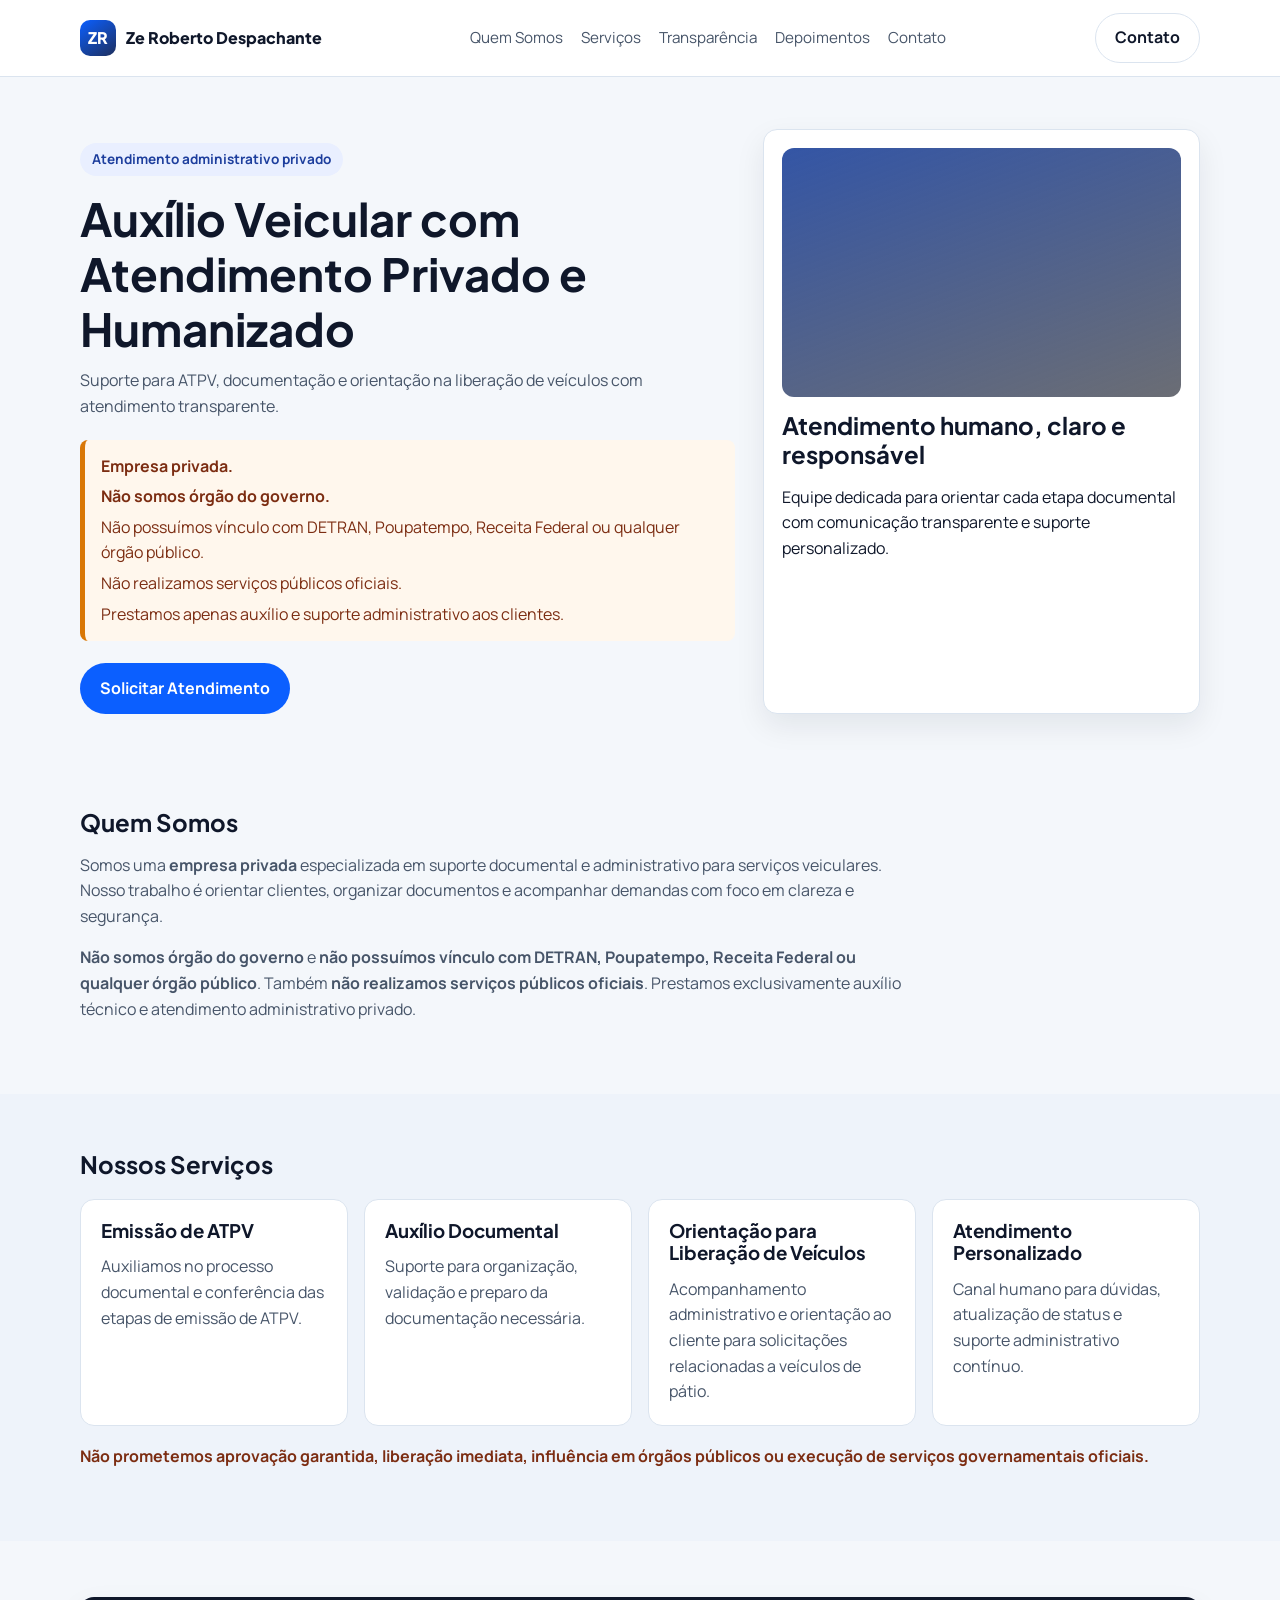
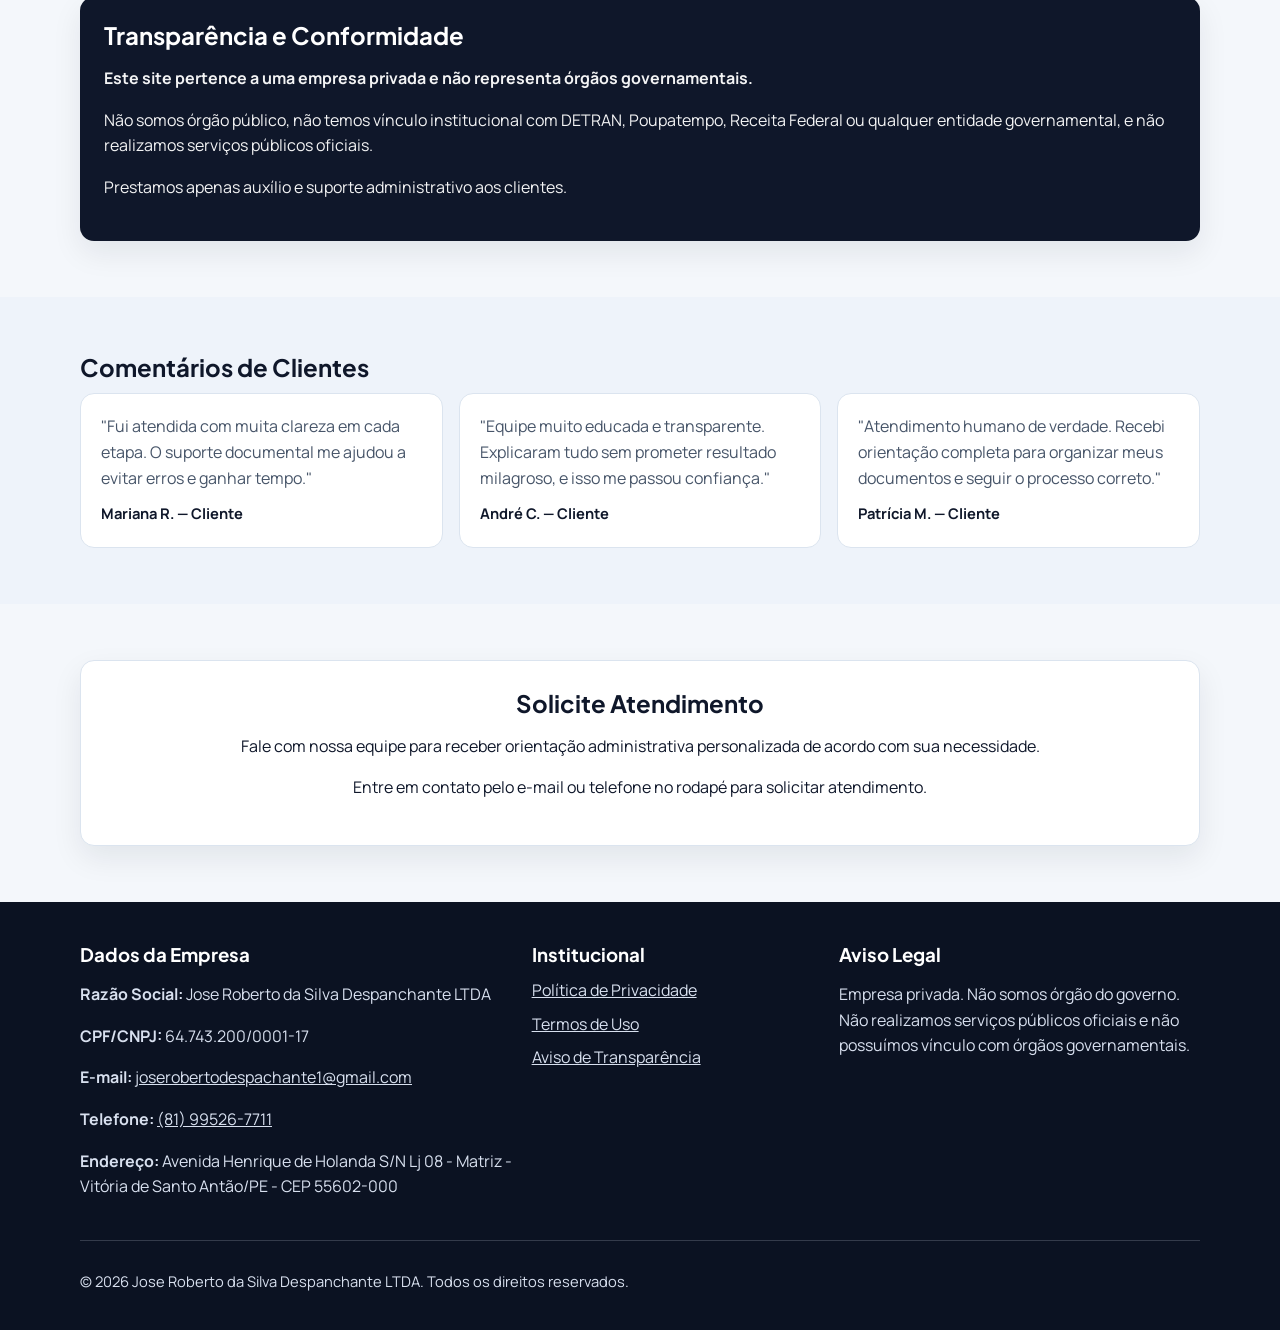
<file: w/index.html>
<!DOCTYPE html>
<html lang="pt-BR">
  <head>
    <meta charset="UTF-8" />
    <meta name="viewport" content="width=device-width, initial-scale=1.0" />
    <title>Ze Roberto Despachante | Atendimento Humanizado</title>
    <meta
      name="description"
      content="Empresa privada de auxílio veicular com suporte em ATPV, documentação e orientação administrativa para clientes."
    />
    <link rel="preconnect" href="https://fonts.googleapis.com" />
    <link rel="preconnect" href="https://fonts.gstatic.com" crossorigin />
    <link
      href="https://fonts.googleapis.com/css2?family=Manrope:wght@400;500;600;700;800&family=Plus+Jakarta+Sans:wght@500;600;700;800&display=swap"
      rel="stylesheet"
    />
    <link rel="stylesheet" href="./styles.css" />
    <!-- Google tag (gtag.js) -->
<script async src="https://www.googletagmanager.com/gtag/js?id=AW-18147890763"></script>
<script>
  window.dataLayer = window.dataLayer || [];
  function gtag(){dataLayer.push(arguments);}
  gtag('js', new Date());

  gtag('config', 'AW-18147890763');
</script>
  </head>
  <body>
    <header class="header">
      <div class="container nav">
        <a href="#inicio" class="logo" aria-label="Início">
          <span class="logo-mark">ZR</span>
          <span class="logo-text">Ze Roberto Despachante</span>
        </a>
        <nav class="menu" aria-label="Navegação principal">
          <a href="#quem-somos">Quem Somos</a>
          <a href="#servicos">Serviços</a>
          <a href="#transparencia">Transparência</a>
          <a href="#depoimentos">Depoimentos</a>
          <a href="#contato">Contato</a>
        </nav>
        <a class="btn btn-secondary" href="#contato">Contato</a>
      </div>
    </header>

    <main id="inicio">
      <section class="hero">
        <div class="container hero-grid">
          <div class="hero-content">
            <p class="badge">Atendimento administrativo privado</p>
            <h1>Auxílio Veicular com Atendimento Privado e Humanizado</h1>
            <p class="subtitle">
              Suporte para ATPV, documentação e orientação na liberação de veículos com atendimento
              transparente.
            </p>

            <div class="hero-alert">
              <p><strong>Empresa privada.</strong></p>
              <p><strong>Não somos órgão do governo.</strong></p>
              <p>
                Não possuímos vínculo com DETRAN, Poupatempo, Receita Federal ou qualquer órgão
                público.
              </p>
              <p>Não realizamos serviços públicos oficiais.</p>
              <p>Prestamos apenas auxílio e suporte administrativo aos clientes.</p>
            </div>

            <div class="hero-actions">
              <a class="btn btn-primary" href="#contato">Solicitar Atendimento</a>
            </div>
          </div>

          <aside class="hero-card" aria-label="Ambiente de atendimento">
            <div class="hero-card-image" role="img" aria-label="Escritório moderno com atendimento ao cliente"></div>
            <h2>Atendimento humano, claro e responsável</h2>
            <p>
              Equipe dedicada para orientar cada etapa documental com comunicação transparente e suporte
              personalizado.
            </p>
          </aside>
        </div>
      </section>

      <section id="quem-somos" class="section">
        <div class="container">
          <h2>Quem Somos</h2>
          <p class="section-text">
            Somos uma <strong>empresa privada</strong> especializada em suporte documental e
            administrativo para serviços veiculares. Nosso trabalho é orientar clientes, organizar
            documentos e acompanhar demandas com foco em clareza e segurança.
          </p>
          <p class="section-text">
            <strong>Não somos órgão do governo</strong> e
            <strong>não possuímos vínculo com DETRAN, Poupatempo, Receita Federal ou qualquer órgão público</strong>.
            Também <strong>não realizamos serviços públicos oficiais</strong>. Prestamos exclusivamente
            auxílio técnico e atendimento administrativo privado.
          </p>
        </div>
      </section>

      <section id="servicos" class="section alt">
        <div class="container">
          <h2>Nossos Serviços</h2>
          <div class="cards">
            <article class="card">
              <h3>Emissão de ATPV</h3>
              <p>Auxiliamos no processo documental e conferência das etapas de emissão de ATPV.</p>
            </article>
            <article class="card">
              <h3>Auxílio Documental</h3>
              <p>Suporte para organização, validação e preparo da documentação necessária.</p>
            </article>
            <article class="card">
              <h3>Orientação para Liberação de Veículos</h3>
              <p>
                Acompanhamento administrativo e orientação ao cliente para solicitações relacionadas a
                veículos de pátio.
              </p>
            </article>
            <article class="card">
              <h3>Atendimento Personalizado</h3>
              <p>Canal humano para dúvidas, atualização de status e suporte administrativo contínuo.</p>
            </article>
          </div>
          <p class="disclaimer-inline">
            Não prometemos aprovação garantida, liberação imediata, influência em órgãos públicos ou
            execução de serviços governamentais oficiais.
          </p>
        </div>
      </section>

      <section id="transparencia" class="section">
        <div class="container">
          <div class="transparency-box">
            <h2>Transparência e Conformidade</h2>
            <p>
              <strong>Este site pertence a uma empresa privada e não representa órgãos governamentais.</strong>
            </p>
            <p>
              Não somos órgão público, não temos vínculo institucional com DETRAN, Poupatempo, Receita
              Federal ou qualquer entidade governamental, e não realizamos serviços públicos oficiais.
            </p>
            <p>Prestamos apenas auxílio e suporte administrativo aos clientes.</p>
          </div>
        </div>
      </section>

      <section id="depoimentos" class="section alt">
        <div class="container">
          <h2>Comentários de Clientes</h2>
          <div class="testimonials">
            <article class="testimonial">
              <p>
                "Fui atendida com muita clareza em cada etapa. O suporte documental me ajudou a evitar
                erros e ganhar tempo."
              </p>
              <span>Mariana R. — Cliente</span>
            </article>
            <article class="testimonial">
              <p>
                "Equipe muito educada e transparente. Explicaram tudo sem prometer resultado milagroso,
                e isso me passou confiança."
              </p>
              <span>André C. — Cliente</span>
            </article>
            <article class="testimonial">
              <p>
                "Atendimento humano de verdade. Recebi orientação completa para organizar meus documentos
                e seguir o processo correto."
              </p>
              <span>Patrícia M. — Cliente</span>
            </article>
          </div>
        </div>
      </section>

      <section id="contato" class="section">
        <div class="container contact-box">
          <h2>Solicite Atendimento</h2>
          <p>
            Fale com nossa equipe para receber orientação administrativa personalizada de acordo com sua
            necessidade.
          </p>
          <p>
            Entre em contato pelo e-mail ou telefone no rodapé para solicitar atendimento.
          </p>
        </div>
      </section>
    </main>

    <footer class="footer">
      <div class="container footer-grid">
        <div>
          <h3>Dados da Empresa</h3>
          <p><strong>Razão Social:</strong> <span data-company-name></span></p>
          <p><strong>CPF/CNPJ:</strong> <span data-company-document></span></p>
          <p><strong>E-mail:</strong> <a data-company-email href="#"></a></p>
          <p><strong>Telefone:</strong> <a data-company-phone href="#"></a></p>
          <p><strong>Endereço:</strong> <span data-company-address></span></p>
        </div>
        <div>
          <h3>Institucional</h3>
          <ul>
            <li><a href="./politica-de-privacidade.html">Política de Privacidade</a></li>
            <li><a href="./termos-de-uso.html">Termos de Uso</a></li>
            <li><a href="./aviso-de-transparencia.html">Aviso de Transparência</a></li>
          </ul>
        </div>
        <div>
          <h3>Aviso Legal</h3>
          <p>
            Empresa privada. Não somos órgão do governo. Não realizamos serviços públicos oficiais e não
            possuímos vínculo com órgãos governamentais.
          </p>
        </div>
      </div>
      <div class="container footer-bottom">
        <p>© <span data-current-year></span> <span data-company-name></span>. Todos os direitos reservados.</p>
      </div>
    </footer>

    <script src="./script.js"></script>
  </body>
</html>
</file>
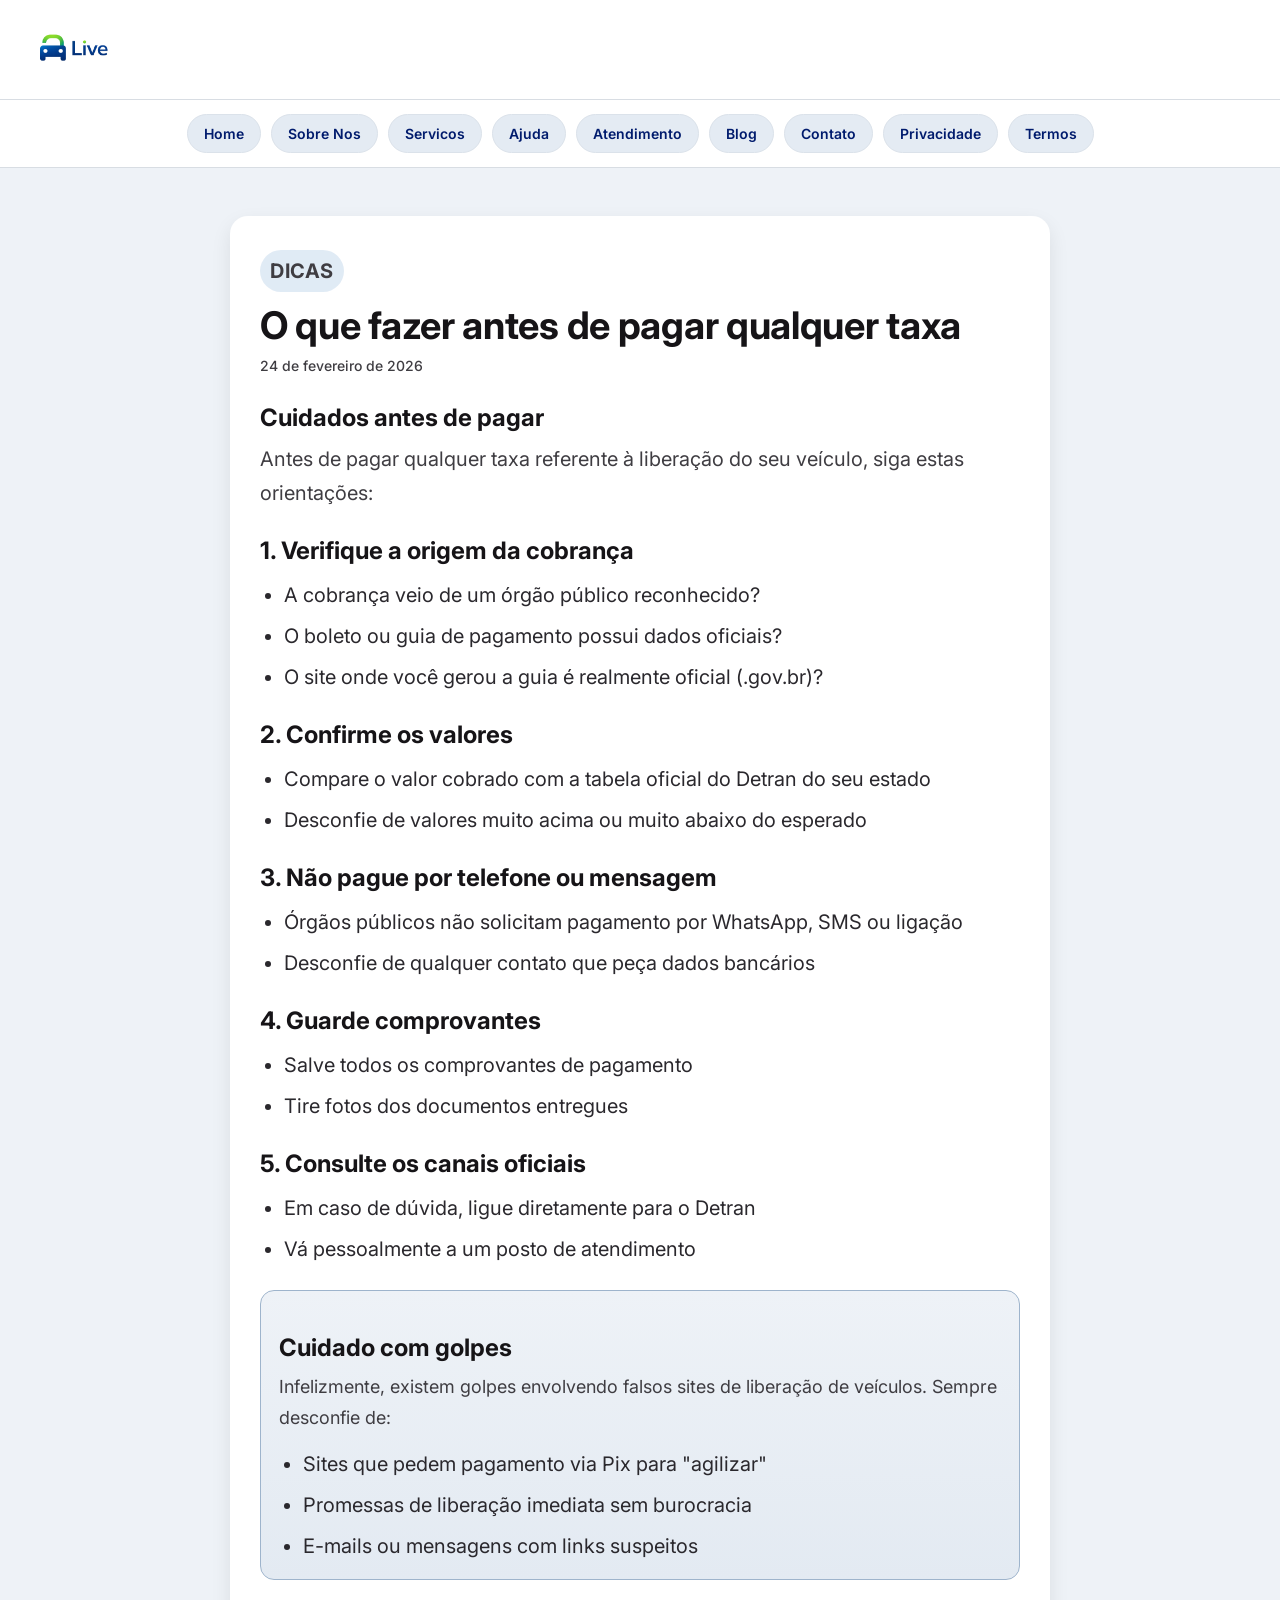
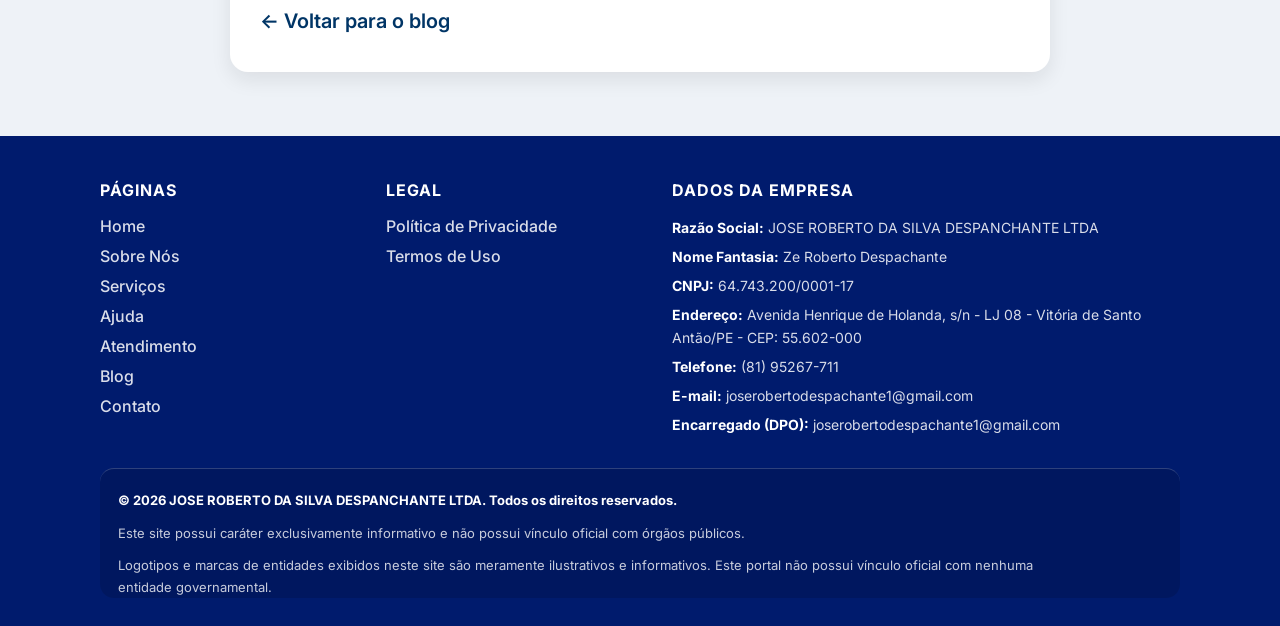
<file: blog/antes-de-pagar-taxas/index.html>
<!DOCTYPE html>
<html lang="pt-BR">
<head>
  <meta charset="UTF-8">
  <meta name="viewport" content="width=device-width, initial-scale=1.0">
  <title>O que fazer antes de pagar qualquer taxa</title>
  <link rel="preconnect" href="https://fonts.googleapis.com">
  <link rel="preconnect" href="https://fonts.gstatic.com" crossorigin>
  <link href="https://fonts.googleapis.com/css2?family=Inter:wght@400;500;600;700;800&display=swap" rel="stylesheet">
  <link rel="stylesheet" href="../../style.css">
</head>
<body>
  <a class="skip-link" href="#main-content">Pular para o conteúdo</a>
  <header class="header">
    <div class="header__left">
      <img src="../../img/logo-liv.png" alt="Logo LIV" class="header__logo" width="180" height="75">
    </div>
    <div class="header__right">
      <button class="header__hamburger" type="button" aria-label="Abrir menu" aria-expanded="false" aria-controls="primary-menu" data-menu-toggle>
        <span></span>
        <span></span>
        <span></span>
      </button>
    </div>
  </header>
  <nav id="primary-menu" class="mobile-menu" aria-label="Menu principal" data-mobile-menu>
    <a href="../../">Home</a>
    <a href="../../sobre-nos/">Sobre Nos</a>
    <a href="../../servicos/">Servicos</a>
    <a href="../../ajuda/">Ajuda</a>
    <a href="../../atendimento/">Atendimento</a>
    <a href="../">Blog</a>
    <a href="../../contato/">Contato</a>
    <a href="../../privacidade/">Privacidade</a>
    <a href="../../termos/">Termos</a>
  </nav>

  <main id="main-content" class="main-content">
    <section class="section blog-article">
      <p class="tag">Dicas</p>
      <h2>O que fazer antes de pagar qualquer taxa</h2>
      <p class="post-date">24 de fevereiro de 2026</p>

      <h3>Cuidados antes de pagar</h3>
      <p>
        Antes de pagar qualquer taxa referente à liberação do seu veículo, siga estas orientações:
      </p>

      <h3>1. Verifique a origem da cobrança</h3>
      <ul>
        <li>A cobrança veio de um órgão público reconhecido?</li>
        <li>O boleto ou guia de pagamento possui dados oficiais?</li>
        <li>O site onde você gerou a guia é realmente oficial (.gov.br)?</li>
      </ul>

      <h3>2. Confirme os valores</h3>
      <ul>
        <li>Compare o valor cobrado com a tabela oficial do Detran do seu estado</li>
        <li>Desconfie de valores muito acima ou muito abaixo do esperado</li>
      </ul>

      <h3>3. Não pague por telefone ou mensagem</h3>
      <ul>
        <li>Órgãos públicos não solicitam pagamento por WhatsApp, SMS ou ligação</li>
        <li>Desconfie de qualquer contato que peça dados bancários</li>
      </ul>

      <h3>4. Guarde comprovantes</h3>
      <ul>
        <li>Salve todos os comprovantes de pagamento</li>
        <li>Tire fotos dos documentos entregues</li>
      </ul>

      <h3>5. Consulte os canais oficiais</h3>
      <ul>
        <li>Em caso de dúvida, ligue diretamente para o Detran</li>
        <li>Vá pessoalmente a um posto de atendimento</li>
      </ul>

      <div class="blog-note">
        <h3>Cuidado com golpes</h3>
        <p>
          Infelizmente, existem golpes envolvendo falsos sites de liberação de veículos.
          Sempre desconfie de:
        </p>
        <ul>
          <li>Sites que pedem pagamento via Pix para "agilizar"</li>
          <li>Promessas de liberação imediata sem burocracia</li>
          <li>E-mails ou mensagens com links suspeitos</li>
        </ul>
      </div>
      <p><a class="all-articles" href="../">← Voltar para o blog</a></p>
    </section>
  </main>

  <footer class="site-footer">
    <div class="footer-container">
      <div class="footer-grid">
        <section class="footer-column">
          <h3>Páginas</h3>
          <ul>
            <li><a href="../../">Home</a></li>
            <li><a href="../../sobre-nos/">Sobre Nós</a></li>
            <li><a href="../../servicos/">Serviços</a></li>
            <li><a href="../../ajuda/">Ajuda</a></li>
            <li><a href="../../atendimento/">Atendimento</a></li>
            <li><a href="../">Blog</a></li>
            <li><a href="../../contato/">Contato</a></li>
          </ul>
        </section>

        <section class="footer-column">
          <h3>Legal</h3>
          <ul>
            <li><a href="../../privacidade/">Política de Privacidade</a></li>
            <li><a href="../../termos/">Termos de Uso</a></li>
          </ul>
        </section>

        <section class="footer-column footer-company">
          <h3>Dados da empresa</h3>
          <p><strong>Razão Social:</strong> <span data-site="razaoSocial"></span></p>
          <p><strong>Nome Fantasia:</strong> <span data-site="nomeFantasia"></span></p>
          <p><strong>CNPJ:</strong> <span data-site="cnpj"></span></p>
          <p><strong>Endereço:</strong> <span data-site="endereco"></span></p>
          <p><strong>Telefone:</strong> <span data-site="telefone"></span></p>
          <p><strong>E-mail:</strong> <span data-site="email"></span></p>
          <p><strong>Encarregado (DPO):</strong> <span data-site="dpo"></span></p>
        </section>
      </div>

      <div class="footer-bottom">
        <p>© <span data-site="ano"></span> <span data-site="razaoSocial"></span>. Todos os direitos reservados.</p>
        <p>Este site possui caráter exclusivamente informativo e não possui vínculo oficial com órgãos públicos.</p>
        <p>Logotipos e marcas de entidades exibidos neste site são meramente ilustrativos e informativos. Este portal não possui vínculo oficial com nenhuma entidade governamental.</p>
      </div>
    </div>
  </footer>
  <script src="../../site-data.js"></script>
  <script src="../../script.js"></script>
</body>
</html>
</file>
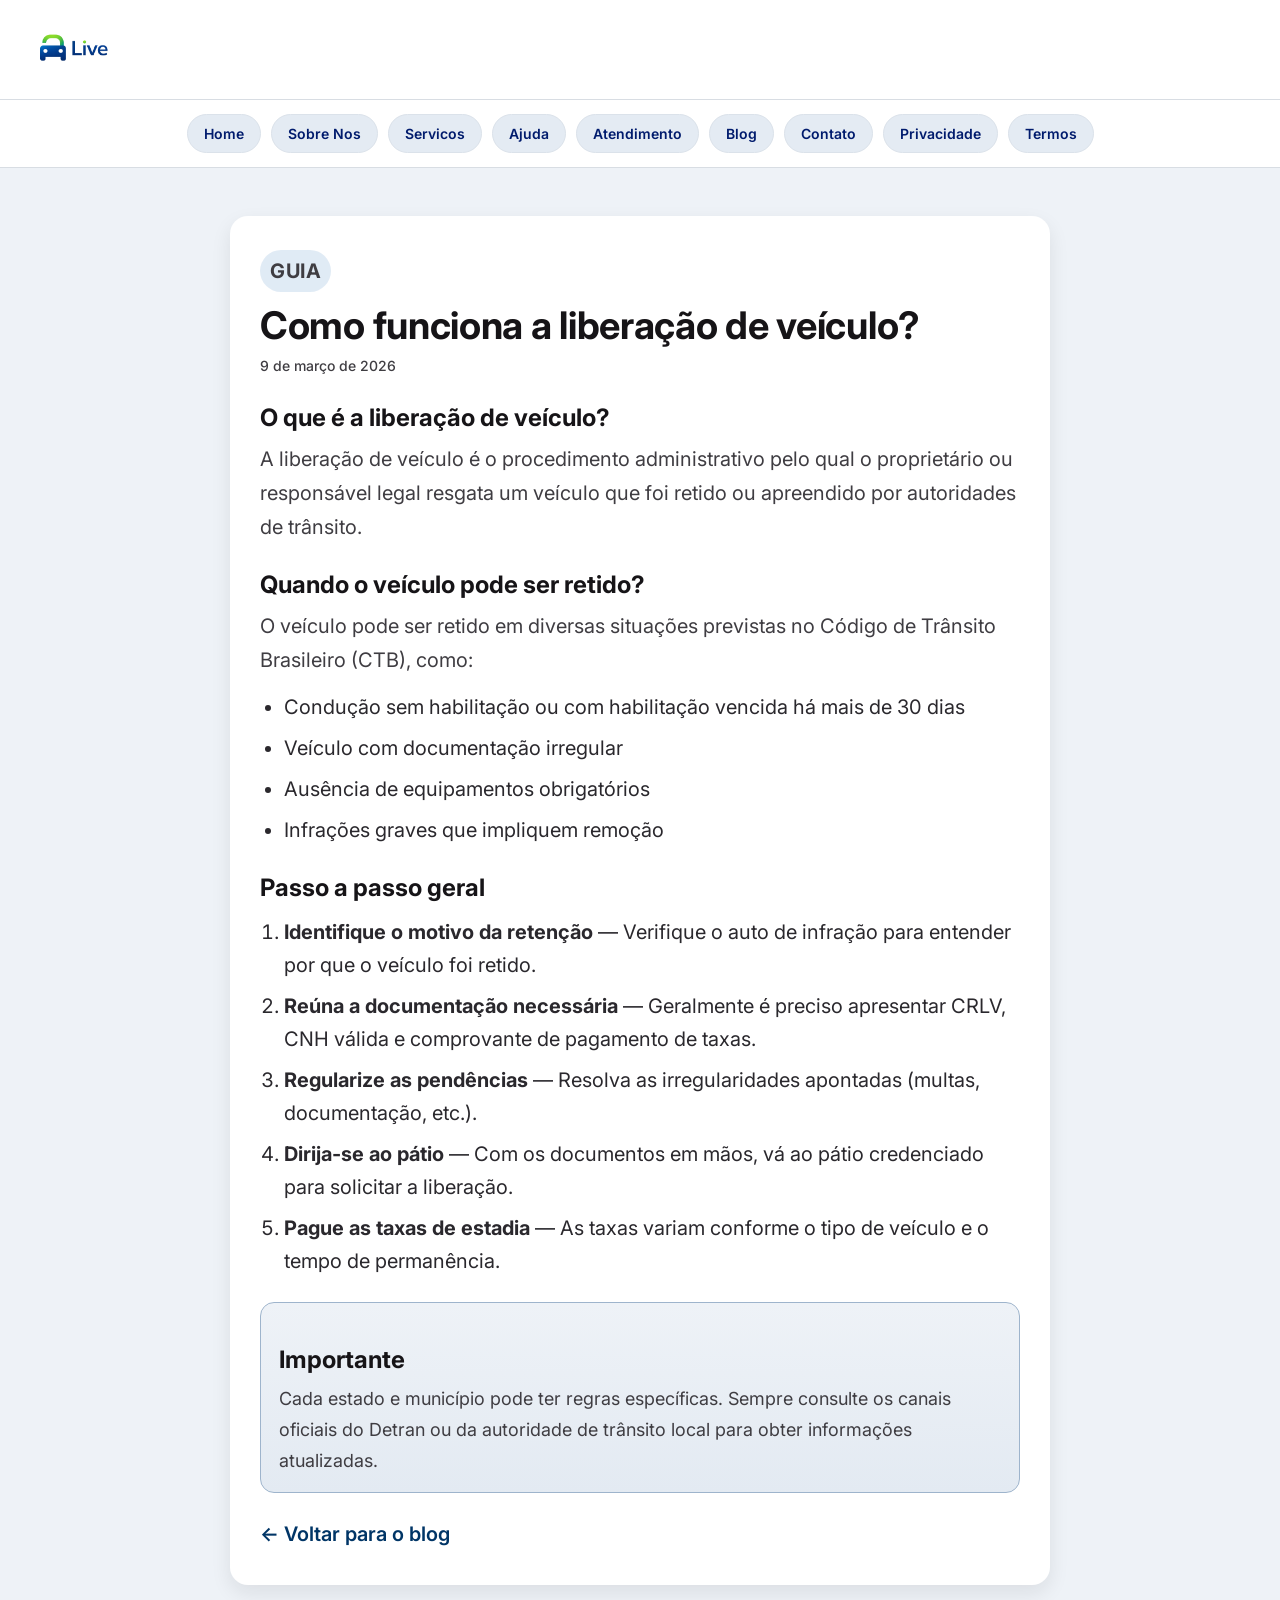
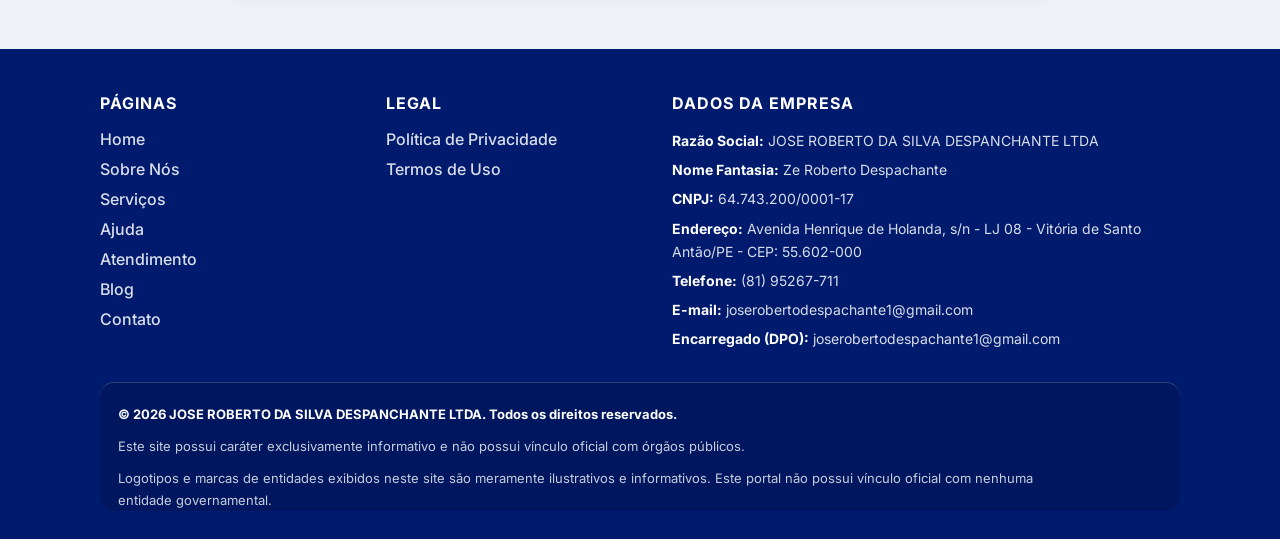
<file: blog/como-funciona-liberacao-veiculo/index.html>
<!DOCTYPE html>
<html lang="pt-BR">
<head>
  <meta charset="UTF-8">
  <meta name="viewport" content="width=device-width, initial-scale=1.0">
  <title>Como funciona a liberacao de veiculo?</title>
  <link rel="preconnect" href="https://fonts.googleapis.com">
  <link rel="preconnect" href="https://fonts.gstatic.com" crossorigin>
  <link href="https://fonts.googleapis.com/css2?family=Inter:wght@400;500;600;700;800&display=swap" rel="stylesheet">
  <link rel="stylesheet" href="../../style.css">
</head>
<body>
  <a class="skip-link" href="#main-content">Pular para o conteúdo</a>
  <header class="header">
    <div class="header__left">
      <img src="../../img/logo-liv.png" alt="Logo LIV" class="header__logo" width="180" height="75">
    </div>
    <div class="header__right">
      <button class="header__hamburger" type="button" aria-label="Abrir menu" aria-expanded="false" aria-controls="primary-menu" data-menu-toggle>
        <span></span>
        <span></span>
        <span></span>
      </button>
    </div>
  </header>
  <nav id="primary-menu" class="mobile-menu" aria-label="Menu principal" data-mobile-menu>
    <a href="../../">Home</a>
    <a href="../../sobre-nos/">Sobre Nos</a>
    <a href="../../servicos/">Servicos</a>
    <a href="../../ajuda/">Ajuda</a>
    <a href="../../atendimento/">Atendimento</a>
    <a href="../">Blog</a>
    <a href="../../contato/">Contato</a>
    <a href="../../privacidade/">Privacidade</a>
    <a href="../../termos/">Termos</a>
  </nav>

  <main id="main-content" class="main-content">
    <section class="section blog-article">
      <p class="tag">Guia</p>
      <h2>Como funciona a liberação de veículo?</h2>
      <p class="post-date">9 de março de 2026</p>

      <h3>O que é a liberação de veículo?</h3>
      <p>
        A liberação de veículo é o procedimento administrativo pelo qual o proprietário
        ou responsável legal resgata um veículo que foi retido ou apreendido por
        autoridades de trânsito.
      </p>

      <h3>Quando o veículo pode ser retido?</h3>
      <p>O veículo pode ser retido em diversas situações previstas no Código de Trânsito Brasileiro (CTB), como:</p>
      <ul>
        <li>Condução sem habilitação ou com habilitação vencida há mais de 30 dias</li>
        <li>Veículo com documentação irregular</li>
        <li>Ausência de equipamentos obrigatórios</li>
        <li>Infrações graves que impliquem remoção</li>
      </ul>

      <h3>Passo a passo geral</h3>
      <ol>
        <li><strong>Identifique o motivo da retenção</strong> — Verifique o auto de infração para entender por que o veículo foi retido.</li>
        <li><strong>Reúna a documentação necessária</strong> — Geralmente é preciso apresentar CRLV, CNH válida e comprovante de pagamento de taxas.</li>
        <li><strong>Regularize as pendências</strong> — Resolva as irregularidades apontadas (multas, documentação, etc.).</li>
        <li><strong>Dirija-se ao pátio</strong> — Com os documentos em mãos, vá ao pátio credenciado para solicitar a liberação.</li>
        <li><strong>Pague as taxas de estadia</strong> — As taxas variam conforme o tipo de veículo e o tempo de permanência.</li>
      </ol>

      <div class="blog-note">
        <h3>Importante</h3>
        <p>
          Cada estado e município pode ter regras específicas. Sempre consulte os canais
          oficiais do Detran ou da autoridade de trânsito local para obter informações atualizadas.
        </p>
      </div>

      <p><a class="all-articles" href="../">← Voltar para o blog</a></p>
    </section>
  </main>

  <footer class="site-footer">
    <div class="footer-container">
      <div class="footer-grid">
        <section class="footer-column">
          <h3>Páginas</h3>
          <ul>
            <li><a href="../../">Home</a></li>
            <li><a href="../../sobre-nos/">Sobre Nós</a></li>
            <li><a href="../../servicos/">Serviços</a></li>
            <li><a href="../../ajuda/">Ajuda</a></li>
            <li><a href="../../atendimento/">Atendimento</a></li>
            <li><a href="../">Blog</a></li>
            <li><a href="../../contato/">Contato</a></li>
          </ul>
        </section>

        <section class="footer-column">
          <h3>Legal</h3>
          <ul>
            <li><a href="../../privacidade/">Política de Privacidade</a></li>
            <li><a href="../../termos/">Termos de Uso</a></li>
          </ul>
        </section>

        <section class="footer-column footer-company">
          <h3>Dados da empresa</h3>
          <p><strong>Razão Social:</strong> <span data-site="razaoSocial"></span></p>
          <p><strong>Nome Fantasia:</strong> <span data-site="nomeFantasia"></span></p>
          <p><strong>CNPJ:</strong> <span data-site="cnpj"></span></p>
          <p><strong>Endereço:</strong> <span data-site="endereco"></span></p>
          <p><strong>Telefone:</strong> <span data-site="telefone"></span></p>
          <p><strong>E-mail:</strong> <span data-site="email"></span></p>
          <p><strong>Encarregado (DPO):</strong> <span data-site="dpo"></span></p>
        </section>
      </div>

      <div class="footer-bottom">
        <p>© <span data-site="ano"></span> <span data-site="razaoSocial"></span>. Todos os direitos reservados.</p>
        <p>Este site possui caráter exclusivamente informativo e não possui vínculo oficial com órgãos públicos.</p>
        <p>Logotipos e marcas de entidades exibidos neste site são meramente ilustrativos e informativos. Este portal não possui vínculo oficial com nenhuma entidade governamental.</p>
      </div>
    </div>
  </footer>
  <script src="../../site-data.js"></script>
  <script src="../../script.js"></script>
</body>
</html>
</file>
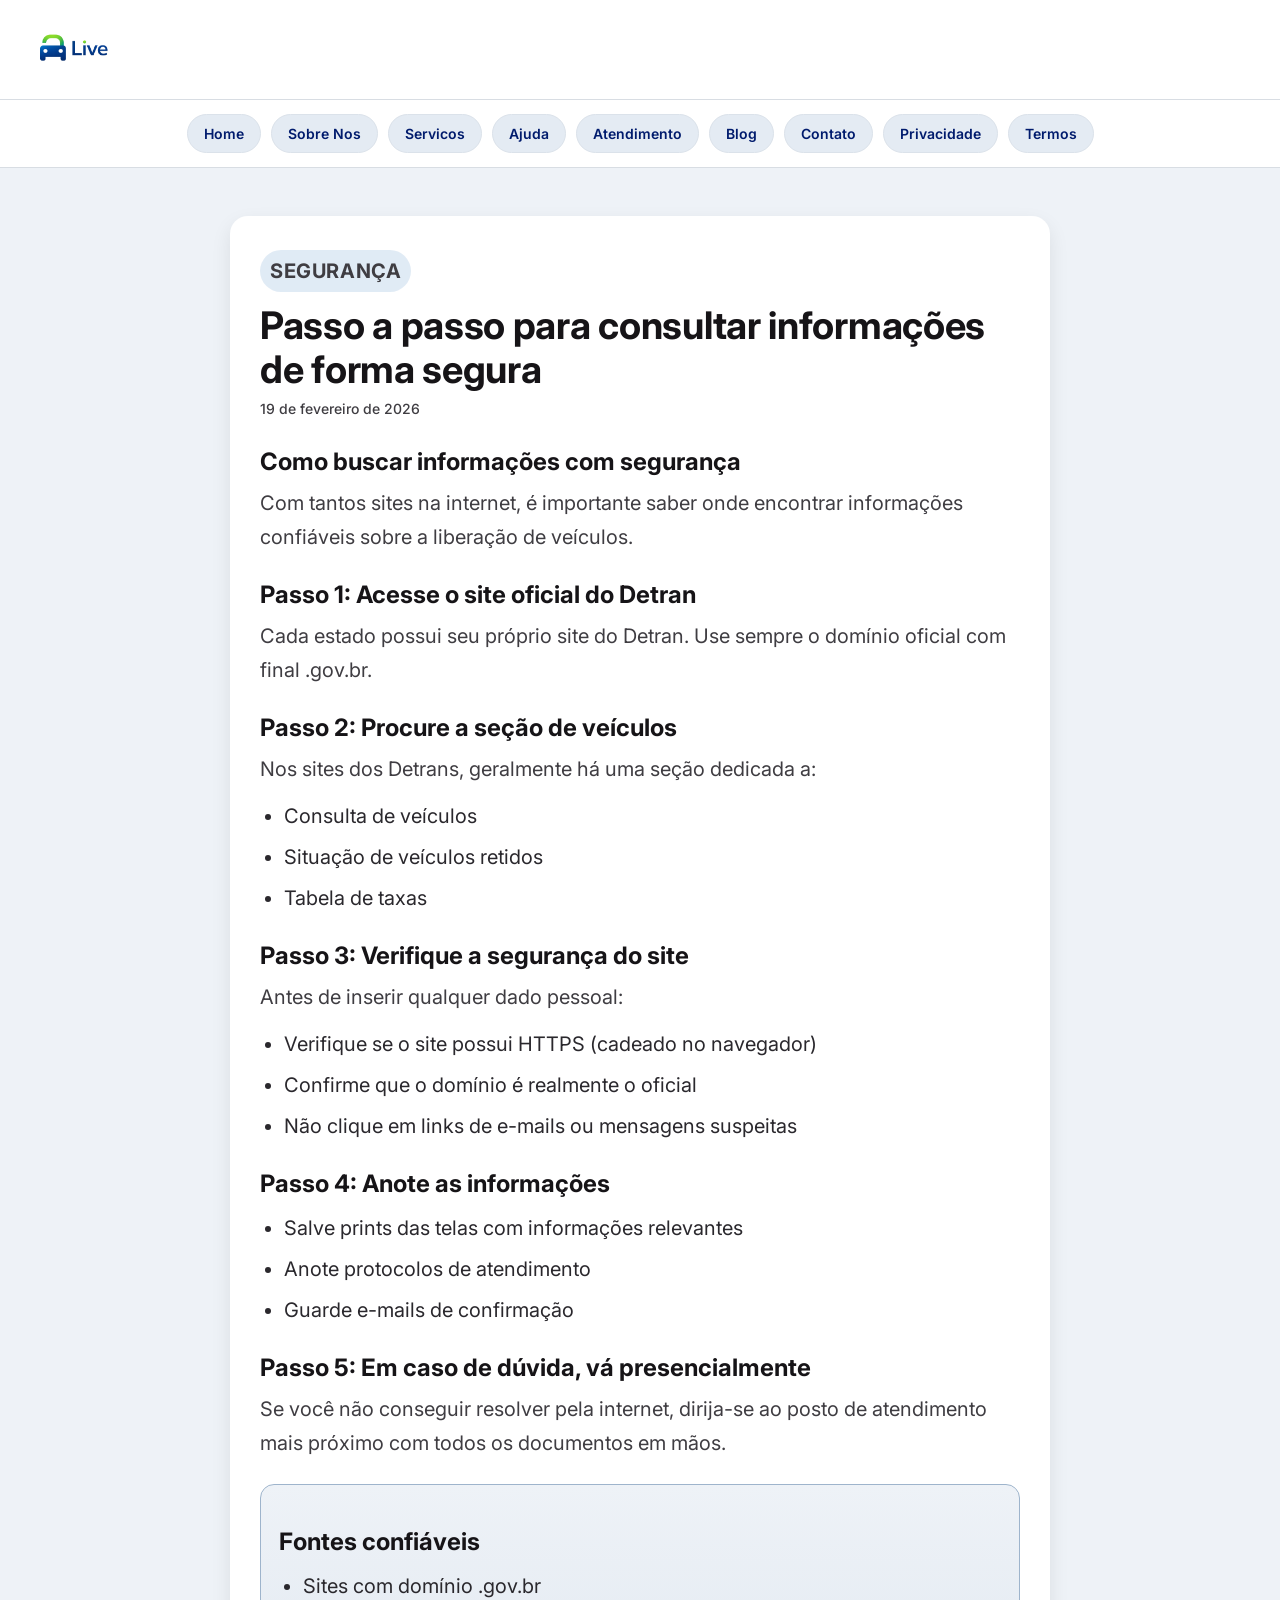
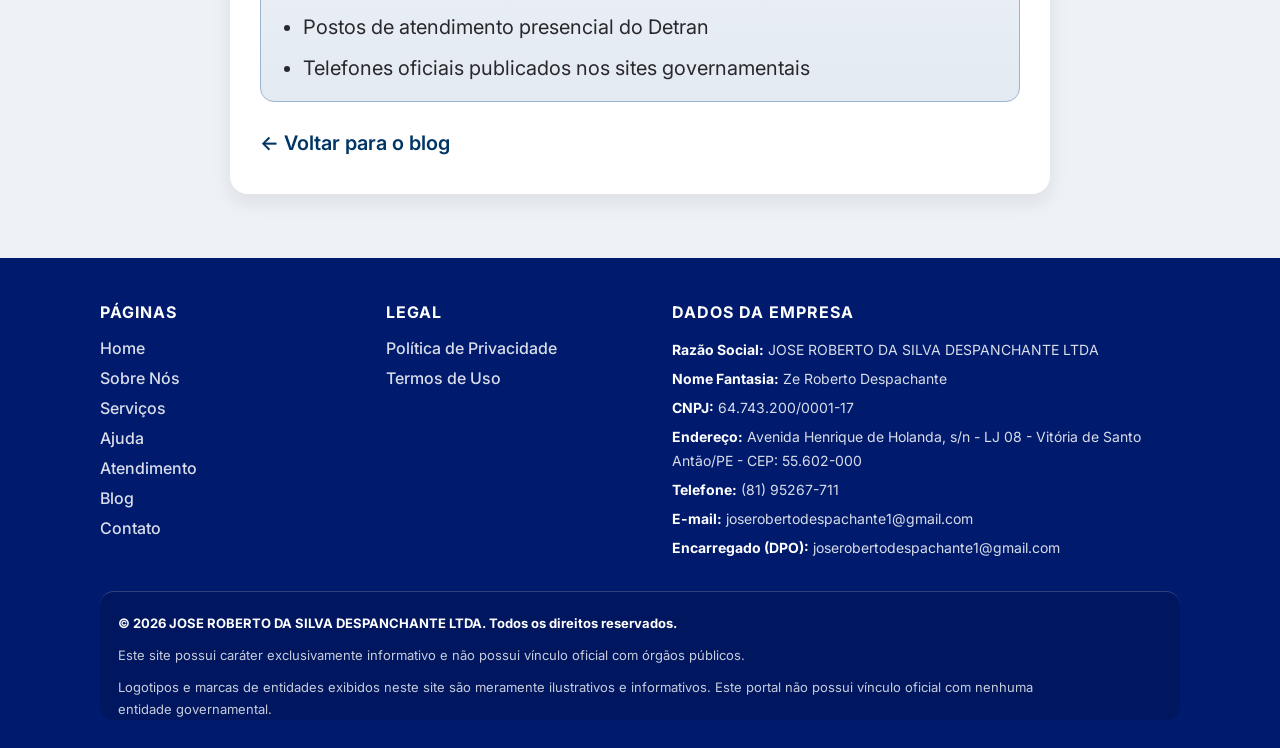
<file: blog/consultar-informacoes-com-seguranca/index.html>
<!DOCTYPE html>
<html lang="pt-BR">
<head>
  <meta charset="UTF-8">
  <meta name="viewport" content="width=device-width, initial-scale=1.0">
  <title>Passo a passo para consultar informacoes de forma segura</title>
  <link rel="preconnect" href="https://fonts.googleapis.com">
  <link rel="preconnect" href="https://fonts.gstatic.com" crossorigin>
  <link href="https://fonts.googleapis.com/css2?family=Inter:wght@400;500;600;700;800&display=swap" rel="stylesheet">
  <link rel="stylesheet" href="../../style.css">
</head>
<body>
  <a class="skip-link" href="#main-content">Pular para o conteúdo</a>
  <header class="header">
    <div class="header__left">
      <img src="../../img/logo-liv.png" alt="Logo LIV" class="header__logo" width="180" height="75">
    </div>
    <div class="header__right">
      <button class="header__hamburger" type="button" aria-label="Abrir menu" aria-expanded="false" aria-controls="primary-menu" data-menu-toggle>
        <span></span>
        <span></span>
        <span></span>
      </button>
    </div>
  </header>
  <nav id="primary-menu" class="mobile-menu" aria-label="Menu principal" data-mobile-menu>
    <a href="../../">Home</a>
    <a href="../../sobre-nos/">Sobre Nos</a>
    <a href="../../servicos/">Servicos</a>
    <a href="../../ajuda/">Ajuda</a>
    <a href="../../atendimento/">Atendimento</a>
    <a href="../">Blog</a>
    <a href="../../contato/">Contato</a>
    <a href="../../privacidade/">Privacidade</a>
    <a href="../../termos/">Termos</a>
  </nav>

  <main id="main-content" class="main-content">
    <section class="section blog-article">
      <p class="tag">Segurança</p>
      <h2>Passo a passo para consultar informações de forma segura</h2>
      <p class="post-date">19 de fevereiro de 2026</p>

      <h3>Como buscar informações com segurança</h3>
      <p>
        Com tantos sites na internet, é importante saber onde encontrar informações
        confiáveis sobre a liberação de veículos.
      </p>

      <h3>Passo 1: Acesse o site oficial do Detran</h3>
      <p>
        Cada estado possui seu próprio site do Detran. Use sempre o domínio oficial com final .gov.br.
      </p>

      <h3>Passo 2: Procure a seção de veículos</h3>
      <p>Nos sites dos Detrans, geralmente há uma seção dedicada a:</p>
      <ul>
        <li>Consulta de veículos</li>
        <li>Situação de veículos retidos</li>
        <li>Tabela de taxas</li>
      </ul>

      <h3>Passo 3: Verifique a segurança do site</h3>
      <p>Antes de inserir qualquer dado pessoal:</p>
      <ul>
        <li>Verifique se o site possui HTTPS (cadeado no navegador)</li>
        <li>Confirme que o domínio é realmente o oficial</li>
        <li>Não clique em links de e-mails ou mensagens suspeitas</li>
      </ul>

      <h3>Passo 4: Anote as informações</h3>
      <ul>
        <li>Salve prints das telas com informações relevantes</li>
        <li>Anote protocolos de atendimento</li>
        <li>Guarde e-mails de confirmação</li>
      </ul>

      <h3>Passo 5: Em caso de dúvida, vá presencialmente</h3>
      <p>
        Se você não conseguir resolver pela internet, dirija-se ao posto de atendimento
        mais próximo com todos os documentos em mãos.
      </p>

      <div class="blog-note">
        <h3>Fontes confiáveis</h3>
        <ul>
          <li>Sites com domínio .gov.br</li>
          <li>Postos de atendimento presencial do Detran</li>
          <li>Telefones oficiais publicados nos sites governamentais</li>
        </ul>
      </div>
      <p><a class="all-articles" href="../">← Voltar para o blog</a></p>
    </section>
  </main>

  <footer class="site-footer">
    <div class="footer-container">
      <div class="footer-grid">
        <section class="footer-column">
          <h3>Páginas</h3>
          <ul>
            <li><a href="../../">Home</a></li>
            <li><a href="../../sobre-nos/">Sobre Nós</a></li>
            <li><a href="../../servicos/">Serviços</a></li>
            <li><a href="../../ajuda/">Ajuda</a></li>
            <li><a href="../../atendimento/">Atendimento</a></li>
            <li><a href="../">Blog</a></li>
            <li><a href="../../contato/">Contato</a></li>
          </ul>
        </section>

        <section class="footer-column">
          <h3>Legal</h3>
          <ul>
            <li><a href="../../privacidade/">Política de Privacidade</a></li>
            <li><a href="../../termos/">Termos de Uso</a></li>
          </ul>
        </section>

        <section class="footer-column footer-company">
          <h3>Dados da empresa</h3>
          <p><strong>Razão Social:</strong> <span data-site="razaoSocial"></span></p>
          <p><strong>Nome Fantasia:</strong> <span data-site="nomeFantasia"></span></p>
          <p><strong>CNPJ:</strong> <span data-site="cnpj"></span></p>
          <p><strong>Endereço:</strong> <span data-site="endereco"></span></p>
          <p><strong>Telefone:</strong> <span data-site="telefone"></span></p>
          <p><strong>E-mail:</strong> <span data-site="email"></span></p>
          <p><strong>Encarregado (DPO):</strong> <span data-site="dpo"></span></p>
        </section>
      </div>

      <div class="footer-bottom">
        <p>© <span data-site="ano"></span> <span data-site="razaoSocial"></span>. Todos os direitos reservados.</p>
        <p>Este site possui caráter exclusivamente informativo e não possui vínculo oficial com órgãos públicos.</p>
        <p>Logotipos e marcas de entidades exibidos neste site são meramente ilustrativos e informativos. Este portal não possui vínculo oficial com nenhuma entidade governamental.</p>
      </div>
    </div>
  </footer>
  <script src="../../site-data.js"></script>
  <script src="../../script.js"></script>
</body>
</html>
</file>
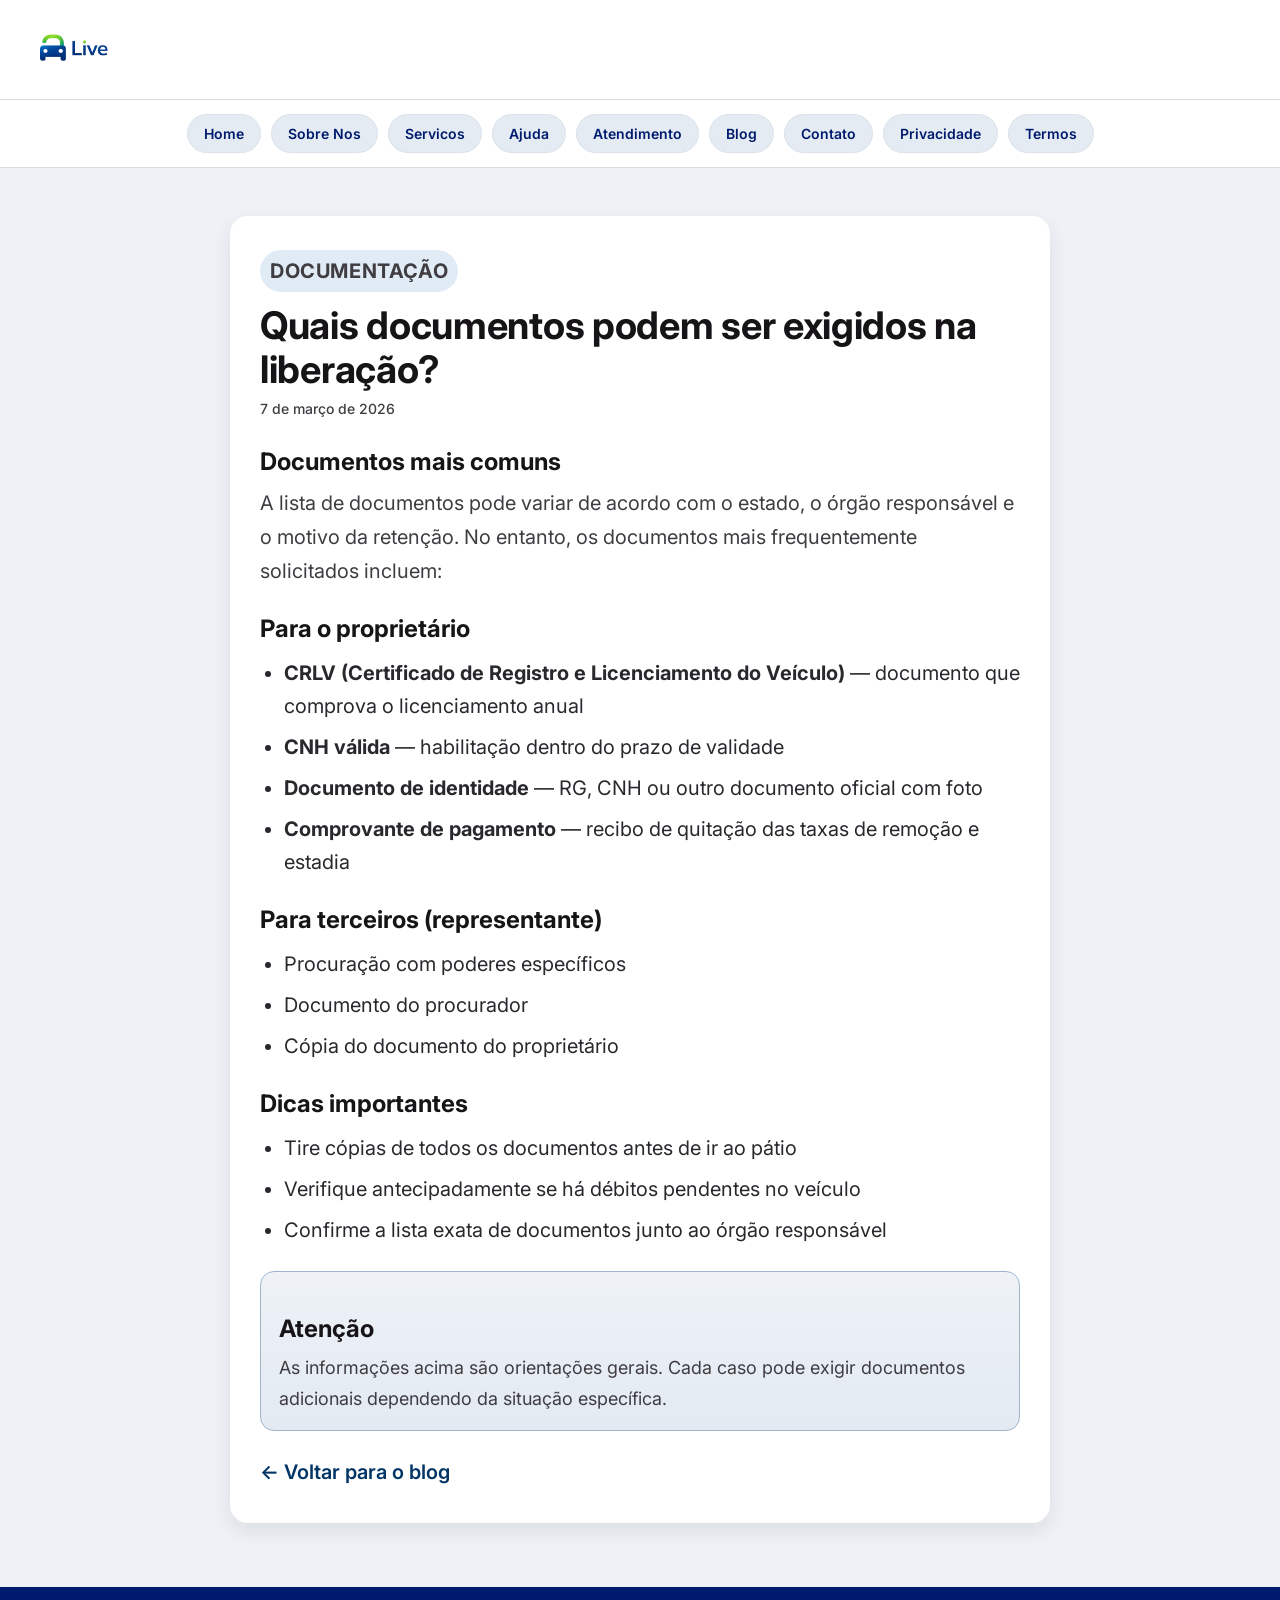
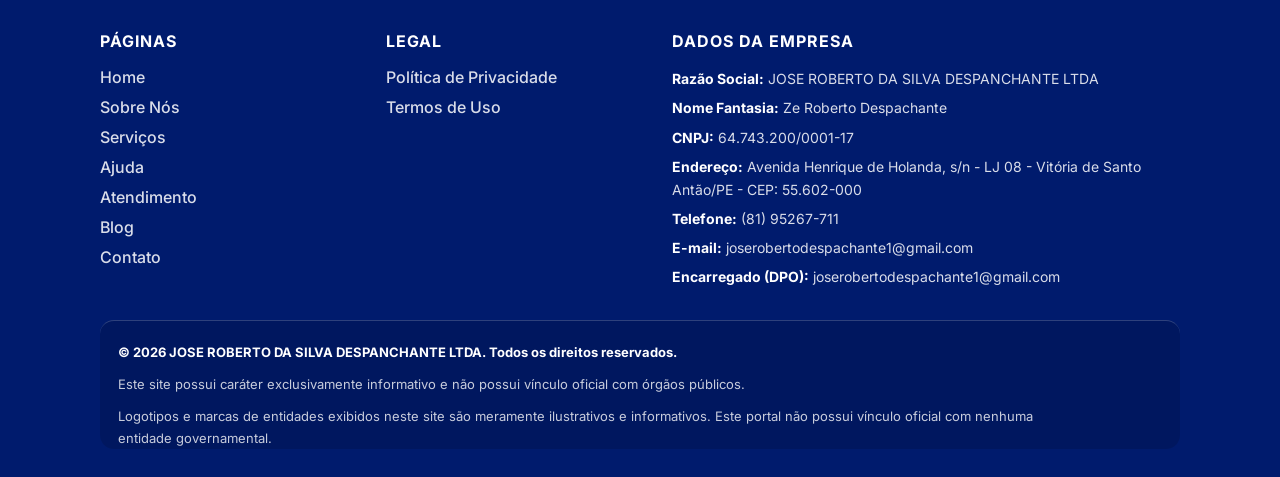
<file: blog/documentos-exigidos-liberacao/index.html>
<!DOCTYPE html>
<html lang="pt-BR">
<head>
  <meta charset="UTF-8">
  <meta name="viewport" content="width=device-width, initial-scale=1.0">
  <title>Quais documentos podem ser exigidos na liberacao?</title>
  <link rel="preconnect" href="https://fonts.googleapis.com">
  <link rel="preconnect" href="https://fonts.gstatic.com" crossorigin>
  <link href="https://fonts.googleapis.com/css2?family=Inter:wght@400;500;600;700;800&display=swap" rel="stylesheet">
  <link rel="stylesheet" href="../../style.css">
</head>
<body>
  <a class="skip-link" href="#main-content">Pular para o conteúdo</a>
  <header class="header">
    <div class="header__left">
      <img src="../../img/logo-liv.png" alt="Logo LIV" class="header__logo" width="180" height="75">
    </div>
    <div class="header__right">
      <button class="header__hamburger" type="button" aria-label="Abrir menu" aria-expanded="false" aria-controls="primary-menu" data-menu-toggle>
        <span></span>
        <span></span>
        <span></span>
      </button>
    </div>
  </header>
  <nav id="primary-menu" class="mobile-menu" aria-label="Menu principal" data-mobile-menu>
    <a href="../../">Home</a>
    <a href="../../sobre-nos/">Sobre Nos</a>
    <a href="../../servicos/">Servicos</a>
    <a href="../../ajuda/">Ajuda</a>
    <a href="../../atendimento/">Atendimento</a>
    <a href="../">Blog</a>
    <a href="../../contato/">Contato</a>
    <a href="../../privacidade/">Privacidade</a>
    <a href="../../termos/">Termos</a>
  </nav>

  <main id="main-content" class="main-content">
    <section class="section blog-article">
      <p class="tag">Documentação</p>
      <h2>Quais documentos podem ser exigidos na liberação?</h2>
      <p class="post-date">7 de março de 2026</p>

      <h3>Documentos mais comuns</h3>
      <p>
        A lista de documentos pode variar de acordo com o estado, o órgão responsável e
        o motivo da retenção. No entanto, os documentos mais frequentemente solicitados incluem:
      </p>

      <h3>Para o proprietário</h3>
      <ul>
        <li><strong>CRLV (Certificado de Registro e Licenciamento do Veículo)</strong> — documento que comprova o licenciamento anual</li>
        <li><strong>CNH válida</strong> — habilitação dentro do prazo de validade</li>
        <li><strong>Documento de identidade</strong> — RG, CNH ou outro documento oficial com foto</li>
        <li><strong>Comprovante de pagamento</strong> — recibo de quitação das taxas de remoção e estadia</li>
      </ul>

      <h3>Para terceiros (representante)</h3>
      <ul>
        <li>Procuração com poderes específicos</li>
        <li>Documento do procurador</li>
        <li>Cópia do documento do proprietário</li>
      </ul>

      <h3>Dicas importantes</h3>
      <ul>
        <li>Tire cópias de todos os documentos antes de ir ao pátio</li>
        <li>Verifique antecipadamente se há débitos pendentes no veículo</li>
        <li>Confirme a lista exata de documentos junto ao órgão responsável</li>
      </ul>

      <div class="blog-note">
        <h3>Atenção</h3>
        <p>
          As informações acima são orientações gerais. Cada caso pode exigir documentos
          adicionais dependendo da situação específica.
        </p>
      </div>
      <p><a class="all-articles" href="../">← Voltar para o blog</a></p>
    </section>
  </main>

  <footer class="site-footer">
    <div class="footer-container">
      <div class="footer-grid">
        <section class="footer-column">
          <h3>Páginas</h3>
          <ul>
            <li><a href="../../">Home</a></li>
            <li><a href="../../sobre-nos/">Sobre Nós</a></li>
            <li><a href="../../servicos/">Serviços</a></li>
            <li><a href="../../ajuda/">Ajuda</a></li>
            <li><a href="../../atendimento/">Atendimento</a></li>
            <li><a href="../">Blog</a></li>
            <li><a href="../../contato/">Contato</a></li>
          </ul>
        </section>

        <section class="footer-column">
          <h3>Legal</h3>
          <ul>
            <li><a href="../../privacidade/">Política de Privacidade</a></li>
            <li><a href="../../termos/">Termos de Uso</a></li>
          </ul>
        </section>

        <section class="footer-column footer-company">
          <h3>Dados da empresa</h3>
          <p><strong>Razão Social:</strong> <span data-site="razaoSocial"></span></p>
          <p><strong>Nome Fantasia:</strong> <span data-site="nomeFantasia"></span></p>
          <p><strong>CNPJ:</strong> <span data-site="cnpj"></span></p>
          <p><strong>Endereço:</strong> <span data-site="endereco"></span></p>
          <p><strong>Telefone:</strong> <span data-site="telefone"></span></p>
          <p><strong>E-mail:</strong> <span data-site="email"></span></p>
          <p><strong>Encarregado (DPO):</strong> <span data-site="dpo"></span></p>
        </section>
      </div>

      <div class="footer-bottom">
        <p>© <span data-site="ano"></span> <span data-site="razaoSocial"></span>. Todos os direitos reservados.</p>
        <p>Este site possui caráter exclusivamente informativo e não possui vínculo oficial com órgãos públicos.</p>
        <p>Logotipos e marcas de entidades exibidos neste site são meramente ilustrativos e informativos. Este portal não possui vínculo oficial com nenhuma entidade governamental.</p>
      </div>
    </div>
  </footer>
  <script src="../../site-data.js"></script>
  <script src="../../script.js"></script>
</body>
</html>
</file>
<file: style.css>
:root {
  --color-primary: #0058a8;
  --color-primary-hover: #00427f;
  --color-primary-deep: #003566;
  --color-primary-darker: #001b6d;
  --color-primary-soft: #7aabcc;

  --color-accent: #5ac42e;
  --color-accent-hover: #4da828;

  --color-bg-body: #eef2f7;
  --color-bg-surface: #ffffff;
  --color-bg-soft: #e4ebf3;

  --color-text-strong: #161417;
  --color-text-default: #2a282d;
  --color-text-body: #3f3d42;
  --color-text-muted: #56545a;
  --color-text-soft: #a7adb5;

  --color-border: #d8dde3;
  --color-border-input: #c5cad1;
  --color-border-soft: #dbe2ea;
  --color-border-hover: #9eb4cc;

  --shadow-sm: 0 4px 12px rgba(22, 20, 23, 0.06);
  --shadow-md: 0 8px 20px rgba(22, 20, 23, 0.085);
  --shadow-lg: 0 16px 32px rgba(0, 27, 109, 0.24);

  --radius-sm: 10px;
  --radius-md: 14px;
  --radius-lg: 18px;
  --radius-pill: 999px;

  --space-section: 28px;
  --space-section-lg: 44px;

  --ease-out: cubic-bezier(0.22, 1, 0.36, 1);
  --duration-fast: 180ms;
  --duration-base: 280ms;

  --focus-ring: 0 0 0 3px rgba(0, 88, 168, 0.35);
}

* {
  box-sizing: border-box;
  margin: 0;
  padding: 0;
}

*:focus {
  outline: none;
}

*:focus-visible {
  outline: none;
  box-shadow: var(--focus-ring);
  border-radius: 6px;
}

@media (prefers-reduced-motion: reduce) {
  *,
  *::before,
  *::after {
    animation-duration: 0.01ms !important;
    animation-iteration-count: 1 !important;
    transition-duration: 0.01ms !important;
    scroll-behavior: auto !important;
  }
}

.skip-link {
  position: absolute;
  top: -100px;
  left: 16px;
  background-color: var(--color-primary);
  color: #fff;
  padding: 12px 18px;
  border-radius: var(--radius-sm);
  text-decoration: none;
  font-weight: 700;
  z-index: 1000;
  transition: top var(--duration-fast) var(--ease-out);
}

.skip-link:focus {
  top: 16px;
}

body {
  font-family: "Inter", Arial, sans-serif;
  color: var(--color-text-default);
  background-color: var(--color-bg-body);
}

.header {
  width: 100%;
  display: flex;
  align-items: center;
  justify-content: space-between;
  padding: 12px 16px;
  background-color: #fff;
}

.header__logo {
  height: 75px;
  width: auto;
  display: block;
}

.header__hamburger {
  width: 30px;
  height: 26px;
  background: none;
  border: none;
  display: flex;
  flex-direction: column;
  justify-content: space-between;
  cursor: pointer;
}

.header__hamburger span {
  width: 100%;
  height: 3px;
  background-color: var(--color-text-strong);
  border-radius: 2px;
  display: block;
}

.mobile-menu {
  display: none;
  background-color: #fff;
  border-top: 1px solid var(--color-border);
  border-bottom: 1px solid var(--color-border);
  padding: 8px 16px 12px;
}

.mobile-menu.is-open {
  display: block;
}

.mobile-menu a {
  display: block;
  text-decoration: none;
  color: var(--color-text-strong);
  font-weight: 600;
  padding: 10px 2px;
}

@media (min-width: 769px) {
  .header__hamburger {
    display: none;
  }

  .mobile-menu {
    display: flex;
    flex-wrap: wrap;
    justify-content: center;
    gap: 10px;
    padding: 14px 16px;
    background-color: #fff;
    border-top: 1px solid var(--color-border);
    border-bottom: 1px solid var(--color-border);
  }

  .mobile-menu a {
    display: inline-flex;
    align-items: center;
    justify-content: center;
    padding: 10px 16px;
    border-radius: 999px;
    border: 1px solid var(--color-border-soft);
    background-color: var(--color-bg-soft);
    color: var(--color-primary-darker);
    font-size: 14px;
    font-weight: 600;
    transition: background-color 0.2s ease, color 0.2s ease, border-color 0.2s ease;
  }

  .mobile-menu a:hover {
    background-color: var(--color-primary);
    border-color: var(--color-primary);
    color: #fff;
  }
}

.detran-logo {
  display: block;
  margin: 45px auto 0;
  width: 360px;
  max-width: 100%;
  height: auto;
}

.liv-logo-below {
  display: none;
}

.start-button {
  display: flex;
  width: fit-content;
  align-items: center;
  justify-content: center;
  gap: 8px;
  margin: 32px auto 0;
  background-color: var(--color-primary);
  color: #fff;
  border: none;
  border-radius: var(--radius-pill);
  min-width: 220px;
  height: 56px;
  padding: 0 28px;
  font-family: "Inter", Arial, sans-serif;
  font-size: 14px;
  font-weight: 700;
  text-transform: uppercase;
  letter-spacing: 0.4px;
  text-align: center;
  cursor: pointer;
  box-shadow: var(--shadow-lg);
  transition: transform var(--duration-fast) var(--ease-out),
    box-shadow var(--duration-fast) var(--ease-out),
    background-color var(--duration-fast) var(--ease-out);
}

.start-button {
  text-decoration: none;
}

.start-button::after {
  content: "→";
  display: inline-block;
  font-size: 16px;
  transition: transform var(--duration-fast) var(--ease-out);
}

.start-button:hover {
  background-color: var(--color-primary-hover);
  transform: translateY(-2px);
  box-shadow: 0 20px 36px rgba(0, 27, 109, 0.32);
}

.start-button:hover::after {
  transform: translateX(4px);
}

.start-button:focus-visible {
  outline: none;
  box-shadow: 0 12px 24px rgba(0, 88, 168, 0.28),
    0 0 0 4px rgba(0, 88, 168, 0.38);
}

.home-hero-cta {
  display: flex;
  justify-content: center;
  margin: 0 auto 12px;
}

.main-content {
  width: min(1080px, 92%);
  margin: 48px auto 64px;
}

.section {
  background-color: var(--color-bg-surface);
  border-radius: var(--radius-lg);
  padding: 36px 28px;
  margin-top: var(--space-section);
  box-shadow: var(--shadow-md);
}

.section + .section {
  margin-top: var(--space-section-lg);
}

@media (min-width: 769px) {
  .section {
    padding: 44px 40px;
  }
}

.hero-text h1 {
  font-size: clamp(28px, 4vw, 38px);
  line-height: 1.18;
  margin-bottom: 14px;
  color: var(--color-text-strong);
  letter-spacing: -0.5px;
}

.hero-text p {
  font-size: 17px;
  line-height: 1.65;
  color: var(--color-text-body);
  max-width: 62ch;
}

.secondary-button {
  display: inline-flex;
  align-items: center;
  justify-content: center;
  gap: 8px;
  margin-top: 22px;
  border: none;
  background-color: var(--color-primary);
  color: #fff;
  text-decoration: none;
  font-family: "Inter", Arial, sans-serif;
  font-size: 14px;
  font-weight: 700;
  text-transform: uppercase;
  letter-spacing: 0.4px;
  border-radius: var(--radius-pill);
  cursor: pointer;
  min-height: 52px;
  padding: 0 26px;
  box-shadow: var(--shadow-lg);
  transition: transform var(--duration-fast) var(--ease-out),
    box-shadow var(--duration-fast) var(--ease-out),
    background-color var(--duration-fast) var(--ease-out);
}

.secondary-button:hover {
  background-color: var(--color-primary-hover);
  transform: translateY(-2px);
  box-shadow: 0 20px 36px rgba(0, 27, 109, 0.32);
}

.secondary-button:focus-visible {
  outline: none;
  box-shadow: var(--shadow-lg), 0 0 0 4px rgba(0, 88, 168, 0.38);
}

.contact-actions {
  display: flex;
  justify-content: center;
  align-items: center;
  flex-wrap: wrap;
  gap: 10px;
  margin-bottom: 14px;
}

.contact-actions .secondary-button {
  display: inline-flex;
  align-items: center;
  justify-content: center;
  min-height: 38px;
  padding: 0 14px;
  font-size: 12px;
  font-weight: 600;
  text-transform: none;
  letter-spacing: 0;
  text-decoration: none;
  color: var(--color-text-strong);
  background-color: #fff;
  border: 1px solid var(--color-border-input);
  box-shadow: none;
}

.contact-actions .secondary-button.is-primary {
  background-color: var(--color-primary);
  border-color: var(--color-primary);
  color: #fff;
}

.contact-actions + .about-warning {
  text-align: center;
}

.section h2 {
  font-size: clamp(24px, 3vw, 30px);
  color: var(--color-text-strong);
  margin-bottom: 8px;
  letter-spacing: -0.3px;
}

.section h3 {
  font-size: 17px;
  font-weight: 500;
  color: var(--color-text-muted);
  margin-bottom: 24px;
}

.cards-grid {
  display: grid;
  grid-template-columns: repeat(auto-fit, minmax(240px, 1fr));
  gap: 18px;
}

@media (min-width: 769px) {
  .cards-grid--three {
    grid-template-columns: repeat(3, minmax(0, 1fr));
  }
}

.card {
  position: relative;
  background-color: var(--color-bg-surface);
  border: 1px solid var(--color-border-soft);
  border-left: 3px solid var(--color-primary);
  border-radius: var(--radius-md);
  padding: 22px 22px 22px 24px;
  box-shadow: var(--shadow-sm);
  transition: transform var(--duration-base) var(--ease-out),
    box-shadow var(--duration-base) var(--ease-out),
    border-color var(--duration-base) var(--ease-out),
    background-color var(--duration-base) var(--ease-out);
}

.card:hover {
  transform: translateY(-3px);
  border-color: var(--color-border-hover);
  border-left-color: var(--color-primary-hover);
  background-color: var(--color-bg-soft);
  box-shadow: var(--shadow-lg);
}

.card h4 {
  font-size: 22px;
  color: var(--color-text-strong);
  line-height: 1.28;
  margin-bottom: 10px;
  letter-spacing: -0.2px;
}

.card p {
  color: var(--color-text-body);
  line-height: 1.65;
  font-size: 16px;
}

.faq-list details {
  background-color: var(--color-bg-surface);
  border: 1px solid var(--color-border);
  border-radius: var(--radius-md);
  padding: 0;
  overflow: hidden;
  transition: border-color var(--duration-fast) var(--ease-out),
    box-shadow var(--duration-fast) var(--ease-out);
}

.faq-list details:hover {
  border-color: var(--color-border-hover);
}

.faq-list details[open] {
  border-color: var(--color-primary);
  box-shadow: var(--shadow-sm);
}

.faq-list details + details {
  margin-top: 12px;
}

.faq-list summary {
  list-style: none;
  display: flex;
  align-items: center;
  justify-content: space-between;
  gap: 12px;
  min-height: 58px;
  padding: 16px 20px;
  cursor: pointer;
  font-weight: 600;
  color: var(--color-text-strong);
  font-size: 16px;
}

.faq-list summary::-webkit-details-marker {
  display: none;
}

.faq-list summary::after {
  content: "";
  flex-shrink: 0;
  width: 20px;
  height: 20px;
  background-image: url("data:image/svg+xml;utf8,<svg xmlns='http://www.w3.org/2000/svg' viewBox='0 0 24 24' fill='none' stroke='%23A7ADB5' stroke-width='2.5' stroke-linecap='round' stroke-linejoin='round'><polyline points='6 9 12 15 18 9'/></svg>");
  background-repeat: no-repeat;
  background-position: center;
  background-size: contain;
  transition: transform var(--duration-base) var(--ease-out);
}

.faq-list details[open] summary::after {
  transform: rotate(180deg);
}

.faq-list p {
  margin: 0;
  padding: 14px 20px 18px;
  border-top: 1px solid var(--color-border);
  color: var(--color-text-body);
  line-height: 1.65;
  font-size: 15px;
}

.tag {
  display: inline-block;
  color: var(--color-primary-deep);
  background-color: rgba(0, 88, 168, 0.12);
  font-size: 11px;
  font-weight: 700;
  letter-spacing: 0.6px;
  text-transform: uppercase;
  padding: 4px 10px;
  border-radius: var(--radius-pill);
  margin-bottom: 12px;
}

.post-date {
  color: var(--color-text-soft);
  font-size: 13px;
  font-weight: 500;
  margin-bottom: 12px;
}

.contact-layout {
  display: grid;
  grid-template-columns: 1.5fr 1fr;
  gap: 18px;
}

.contact-form {
  display: grid;
  gap: 10px;
}

.contact-form label {
  font-size: 14px;
  font-weight: 600;
  color: var(--color-text-strong);
}

.contact-form input,
.contact-form textarea {
  width: 100%;
  border: 1px solid var(--color-border-input);
  border-radius: var(--radius-sm);
  padding: 12px 14px;
  font: inherit;
  color: var(--color-text-strong);
  background-color: var(--color-bg-surface);
  transition: border-color var(--duration-fast) var(--ease-out),
    box-shadow var(--duration-fast) var(--ease-out);
}

.contact-form input:focus-visible,
.contact-form textarea:focus-visible {
  outline: none;
  border-color: var(--color-primary);
  box-shadow: 0 0 0 3px rgba(0, 88, 168, 0.22);
}

.contact-form textarea {
  min-height: 140px;
  resize: vertical;
}

.contact-form .secondary-button {
  justify-self: start;
  text-transform: none;
  letter-spacing: 0;
}

.contact-info-title {
  margin-top: 12px;
  font-weight: 700;
  color: var(--color-text-strong);
}

.read-more,
.all-articles {
  display: inline-flex;
  align-items: center;
  gap: 4px;
  margin-top: 14px;
  color: var(--color-primary-deep);
  text-decoration: none;
  font-weight: 600;
  transition: gap var(--duration-fast) var(--ease-out),
    color var(--duration-fast) var(--ease-out);
}

.read-more:hover,
.all-articles:hover {
  color: var(--color-primary-darker);
  gap: 10px;
}

.blog-article {
  width: min(820px, 100%);
  margin: 0 auto;
  padding: 34px 30px;
}

.blog-article h2 {
  font-size: clamp(28px, 4vw, 38px);
  line-height: 1.15;
  margin-bottom: 6px;
}

.blog-article .post-date {
  margin-bottom: 24px;
  font-size: 14px;
}

.blog-article h3 {
  margin-top: 26px;
  margin-bottom: 10px;
  color: var(--color-text-strong);
  font-size: 24px;
  font-weight: 700;
}

.blog-article p {
  color: var(--color-text-body);
  font-size: 20px;
  line-height: 1.7;
}

.blog-article ul,
.blog-article ol {
  margin: 14px 0 0 24px;
  color: var(--color-text-default);
}

.blog-article li + li {
  margin-top: 8px;
}

.blog-article li {
  font-size: 20px;
  line-height: 1.65;
}

.blog-article .blog-note {
  margin-top: 24px;
  background: linear-gradient(180deg, #eef2f7 0%, #e3eaf2 100%);
  border: 1px solid var(--color-border-hover);
  border-radius: 14px;
  padding: 16px 18px;
}

.blog-article .blog-note p {
  font-size: 18px;
  color: var(--color-text-body);
}

.blog-article .all-articles {
  margin-top: 24px;
}

.blog-listing {
  padding: 32px 26px;
}

.blog-listing h2 {
  margin-bottom: 4px;
}

.blog-listing h3 {
  margin-bottom: 22px;
  font-weight: 500;
}

.blog-list-grid {
  grid-template-columns: repeat(3, minmax(0, 1fr));
  gap: 18px;
}

.blog-card {
  height: 100%;
  display: flex;
  flex-direction: column;
  padding: 22px 22px 22px 24px;
  border: 1px solid var(--color-border-soft);
  border-left: 3px solid var(--color-primary);
  background-color: var(--color-bg-surface);
  box-shadow: var(--shadow-sm);
  transition: transform var(--duration-base) var(--ease-out),
    box-shadow var(--duration-base) var(--ease-out),
    border-color var(--duration-base) var(--ease-out),
    background-color var(--duration-base) var(--ease-out);
}

.blog-card:hover {
  transform: translateY(-3px);
  border-color: var(--color-border-hover);
  border-left-color: var(--color-primary-hover);
  background-color: var(--color-bg-soft);
  box-shadow: var(--shadow-lg);
}

.blog-card .tag {
  margin-bottom: 6px;
}

.blog-card .post-date {
  margin-bottom: 12px;
}

.blog-card h4 {
  font-size: 19px;
  line-height: 1.24;
  margin-bottom: 10px;
}

.blog-card > p:not(.tag):not(.post-date) {
  font-size: 17px;
  line-height: 1.6;
}

.blog-card .read-more {
  margin-top: auto;
  padding-top: 14px;
}

.about-section p {
  line-height: 1.72;
  color: var(--color-text-body);
  font-size: 16px;
}

.about-section p + p {
  margin-top: 14px;
}

.about-highlight {
  font-weight: 700;
  color: var(--color-text-strong);
}

.about-warning {
  background-color: #fff7f7;
  border: 1px solid #fecaca;
  border-radius: var(--radius-md);
  padding: 16px 18px;
  color: var(--color-text-strong);
}

.site-footer {
  margin-top: 56px;
  background-color: var(--color-primary-darker);
  color: rgba(255, 255, 255, 0.92);
}

.footer-container {
  width: min(1080px, 92%);
  margin: 0 auto;
  padding: 44px 0 28px;
}

.footer-grid {
  display: grid;
  grid-template-columns: 1fr 1fr 2fr;
  gap: 32px;
}

.footer-column h3 {
  font-size: 16px;
  margin-bottom: 16px;
  color: #fff;
  text-transform: uppercase;
  letter-spacing: 1px;
  font-weight: 700;
}

.footer-column ul {
  list-style: none;
}

.footer-column li + li {
  margin-top: 10px;
}

.footer-column a {
  color: rgba(255, 255, 255, 0.85);
  text-decoration: none;
  font-weight: 500;
  transition: color var(--duration-fast) var(--ease-out);
}

.footer-column a:hover {
  color: #fff;
  text-decoration: underline;
  text-underline-offset: 3px;
}

.footer-company p {
  font-size: 14px;
  line-height: 1.65;
  color: rgba(255, 255, 255, 0.85);
}

.footer-company p strong {
  color: #fff;
}

.footer-company p + p {
  margin-top: 6px;
}

.footer-bottom {
  margin-top: 32px;
  padding: 20px 18px 0;
  border-top: 1px solid rgba(255, 255, 255, 0.18);
  background-color: rgba(0, 0, 0, 0.12);
  border-radius: var(--radius-md);
}

/* Keep simple article footers from inheriting "full footer card" spacing. */
.footer-container > .footer-bottom:only-child {
  margin-top: 0;
  padding-top: 0;
  border-top: none;
  background-color: transparent;
  border-radius: 0;
}

.footer-bottom p {
  font-size: 13px;
  line-height: 1.7;
  color: rgba(255, 255, 255, 0.78);
  max-width: 920px;
}

.footer-bottom p + p {
  margin-top: 10px;
}

.footer-bottom p:first-child {
  font-weight: 700;
  color: #fff;
}

@media (max-width: 768px) {
  .header__logo {
    height: 62px;
    width: auto;
  }

  .detran-logo {
    width: 400px;
  }

  .section {
    padding: 26px 18px;
  }

  .blog-article {
    padding: 22px 18px;
  }

  .blog-article p,
  .blog-article li {
    font-size: 18px;
  }

  .blog-article h3 {
    font-size: 22px;
  }

  .blog-listing {
    padding: 22px 16px;
  }

  .blog-list-grid {
    grid-template-columns: 1fr;
    gap: 14px;
  }

  .blog-card h4 {
    font-size: 19px;
  }

  .blog-card > p:not(.tag):not(.post-date) {
    font-size: 16px;
  }

  .hero-text p,
  .card p,
  .about-section p {
    font-size: 15px;
    line-height: 1.75;
  }

  .card h4 {
    font-size: 22px;
  }

  .faq-list summary {
    padding: 14px 14px;
    font-size: 15px;
  }

  .faq-list p {
    padding: 0 14px 14px;
    font-size: 14px;
    line-height: 1.7;
  }

  .start-button {
    width: 240px;
    height: 74px;
    line-height: 74px;
    font-size: 14px;
  }

  .contact-actions .secondary-button {
    min-height: 36px;
    font-size: 11px;
    padding: 0 12px;
  }

  .contact-layout {
    grid-template-columns: 1fr;
  }

  .footer-grid {
    grid-template-columns: 1fr;
    gap: 20px;
  }

  .footer-column h3 {
    font-size: 18px;
  }

  .footer-company p,
  .footer-bottom p {
    font-size: 13px;
  }

  .footer-bottom {
    margin-top: 20px;
    padding: 14px 12px 0;
  }

  .footer-bottom p {
    line-height: 1.65;
  }
}

@media (min-width: 769px) and (max-width: 1100px) {
  .blog-list-grid {
    grid-template-columns: repeat(2, minmax(0, 1fr));
  }
}
</file>
<file: consulta/style.css>
:root {
  --color-primary: #0058a8;
  --color-primary-hover: #00427f;
  --color-primary-deep: #003566;
  --color-primary-darker: #001b6d;
  --color-accent: #5ac42e;
  --color-accent-hover: #4da828;
  --color-bg-page: #eef2f7;
  --color-text-strong: #161417;
  --color-text-default: #2a282d;
  --color-text-soft: #a7adb5;
  --color-border: #d8dde3;
  --color-border-input: #c5cad1;
}

* {
  box-sizing: border-box;
  margin: 0;
  padding: 0;
}

*:focus {
  outline: none;
}

*:focus-visible {
  outline: none;
  box-shadow: 0 0 0 3px rgba(0, 88, 168, 0.38);
  border-radius: 6px;
}

@media (prefers-reduced-motion: reduce) {
  *,
  *::before,
  *::after {
    animation-duration: 0.01ms !important;
    animation-iteration-count: 1 !important;
    transition-duration: 0.01ms !important;
    scroll-behavior: auto !important;
  }
}

.skip-link {
  position: absolute;
  top: -100px;
  left: 16px;
  background-color: var(--color-primary);
  color: #fff;
  padding: 12px 18px;
  border-radius: 10px;
  text-decoration: none;
  font-weight: 700;
  z-index: 1000;
  transition: top 180ms cubic-bezier(0.22, 1, 0.36, 1);
}

.skip-link:focus {
  top: 16px;
}

body.consulta-page {
  min-height: 100vh;
  min-height: 100dvh;
  font-family: "Inter", Arial, sans-serif;
  color: var(--color-text-default);
  background-color: var(--color-bg-page);
}

.consulta-main {
  width: min(620px, 94%);
  margin: 0 auto;
  padding: 28px 0 20px;
  min-height: 100vh;
  min-height: 100dvh;
  display: flex;
  flex-direction: column;
}

.consulta-chat {
  flex: 1;
  padding-bottom: 12px;
}

.consulta-message {
  display: flex;
  align-items: flex-end;
  gap: 8px;
}

.consulta-message + .consulta-message {
  margin-top: 10px;
}

.consulta-message.is-user {
  justify-content: flex-end;
}

.consulta-message.is-user .consulta-bubble {
  background-color: #dfeaf4;
  border-color: #b8cce0;
}

.consulta-avatar {
  width: 36px;
  height: 36px;
  border-radius: 50%;
  border: 1px solid var(--color-border);
  background-color: #fff;
  object-fit: cover;
}

.consulta-bubble {
  background-color: #fff;
  border: 1px solid var(--color-border);
  border-radius: 12px;
  box-shadow: 0 8px 20px rgba(22, 20, 23, 0.08);
}

.consulta-bubble--image {
  padding: 12px;
}

.consulta-first-image {
  display: block;
  width: min(540px, 100%);
  height: auto;
  border-radius: 6px;
}

.consulta-bubble--text {
  padding: 10px 14px;
  font-size: 16px;
  line-height: 1.45;
  color: var(--color-text-strong);
  box-shadow: none;
}

.consulta-typing {
  display: inline-flex;
  align-items: center;
  gap: 6px;
  min-height: 16px;
}

.consulta-typing span {
  width: 7px;
  height: 7px;
  border-radius: 50%;
  background-color: var(--color-text-soft);
  animation: consultaTypingDots 1s infinite ease-in-out;
}

.consulta-typing span:nth-child(2) {
  animation-delay: 0.15s;
}

.consulta-typing span:nth-child(3) {
  animation-delay: 0.3s;
}

@keyframes consultaTypingDots {
  0%,
  80%,
  100% {
    transform: scale(0.7);
    opacity: 0.45;
  }
  40% {
    transform: scale(1);
    opacity: 1;
  }
}

.consulta-input-bar {
  display: flex;
  justify-content: center;
  align-items: center;
  gap: 8px;
  margin-top: auto;
  width: 100%;
  position: sticky;
  bottom: 0;
  background-color: var(--color-bg-page);
  padding-top: 8px;
  padding-bottom: 8px;
}

.consulta-input-bar input {
  flex: 1;
  width: 100%;
  height: 46px;
  border: 1px solid var(--color-border-input);
  border-radius: 10px;
  padding: 0 14px;
  font: inherit;
  font-size: 16px;
  color: var(--color-text-strong);
  background-color: #fff;
}

.consulta-input-bar input::placeholder {
  color: var(--color-text-soft);
  opacity: 1;
}

.consulta-input-bar input:focus-visible {
  border-color: var(--color-primary);
  box-shadow: 0 0 0 3px rgba(0, 88, 168, 0.25);
}

.consulta-input-bar button {
  width: 56px;
  height: 46px;
  border: none;
  border-radius: 8px;
  background: linear-gradient(180deg, var(--color-primary) 0%, var(--color-primary-deep) 100%);
  color: #fff;
  font-family: "Inter", Arial, sans-serif;
  font-size: 36px;
  font-weight: 800;
  line-height: 0.7;
  cursor: pointer;
  box-shadow: 0 8px 16px rgba(0, 27, 109, 0.35);
  display: inline-flex;
  align-items: center;
  justify-content: center;
  padding-bottom: 2px;
  transition: background 0.2s ease, box-shadow 0.2s ease;
}

@media (hover: hover) {
  .consulta-input-bar button:hover {
    background: linear-gradient(180deg, var(--color-primary-hover) 0%, var(--color-primary-darker) 100%);
    box-shadow: 0 10px 20px rgba(0, 27, 109, 0.42);
  }
}

.consulta-quick-replies {
  display: flex;
  flex-wrap: nowrap;
  gap: 8px;
  width: 100%;
}

.consulta-quick-reply {
  flex: 1;
  min-width: 92px;
  border-radius: 12px;
  padding: 10px 14px;
  font: inherit;
  font-size: 15px;
  font-weight: 700;
  cursor: pointer;
  text-align: center;
  border-width: 2px;
  border-style: solid;
  transition: background-color 0.2s ease, border-color 0.2s ease, color 0.2s ease,
    box-shadow 0.2s ease, transform 0.2s ease;
}

.consulta-quick-reply--yes {
  border-color: var(--color-accent);
  background-color: #ecf8e8;
  color: #1a4d0f;
  box-shadow: 0 2px 6px rgba(90, 196, 46, 0.12);
}

.consulta-quick-reply--no {
  border-color: #fda4af;
  background-color: #fff1f2;
  color: #b91c1c;
  box-shadow: 0 2px 6px rgba(190, 18, 60, 0.08);
}

@media (hover: hover) {
  .consulta-quick-reply--yes:hover {
    background-color: #dff0d8;
    border-color: var(--color-accent-hover);
    color: #143d0c;
    transform: translateY(-1px);
    box-shadow: 0 6px 14px rgba(90, 196, 46, 0.22);
  }

  .consulta-quick-reply--no:hover {
    background-color: #ffe4e6;
    border-color: #fb7185;
    color: #9f1239;
    transform: translateY(-1px);
    box-shadow: 0 6px 14px rgba(190, 18, 60, 0.18);
  }
}

.consulta-quick-reply.is-disabled {
  opacity: 0.55;
  cursor: not-allowed;
}

@media (max-width: 380px) {
  .consulta-quick-replies {
    flex-wrap: wrap;
  }
}

@media (max-width: 768px) {
  .consulta-main {
    width: 94%;
    padding-top: 20px;
  }

  .consulta-avatar {
    width: 30px;
    height: 30px;
  }

  .consulta-bubble--text {
    font-size: 15px;
  }

  .consulta-input-bar input {
    width: 100%;
    height: 52px;
    font-size: 16px;
  }

  .consulta-input-bar button {
    width: 52px;
    height: 52px;
    font-size: 28px;
  }
}
</file>
<file: w/styles.css>
:root {
  --bg: #f4f7fb;
  --surface: #ffffff;
  --ink: #0f172a;
  --muted: #475569;
  --primary: #0b5fff;
  --primary-dark: #0848c2;
  --accent: #00a86b;
  --border: #dbe4ef;
  --radius: 14px;
  --shadow: 0 12px 30px rgba(15, 23, 42, 0.08);
}

*,
*::before,
*::after {
  box-sizing: border-box;
}

html,
body {
  margin: 0;
  padding: 0;
}

body {
  font-family: "Manrope", sans-serif;
  color: var(--ink);
  background: var(--bg);
  line-height: 1.6;
}

a {
  color: inherit;
  text-decoration: none;
}

.container {
  width: min(1120px, 92%);
  margin: 0 auto;
}

.header {
  position: sticky;
  top: 0;
  z-index: 20;
  background: rgba(255, 255, 255, 0.95);
  border-bottom: 1px solid var(--border);
  backdrop-filter: blur(8px);
}

.nav {
  min-height: 76px;
  display: flex;
  align-items: center;
  justify-content: space-between;
  gap: 16px;
}

.logo {
  display: flex;
  align-items: center;
  gap: 10px;
  font-family: "Plus Jakarta Sans", sans-serif;
  font-weight: 800;
}

.logo-mark {
  display: inline-flex;
  align-items: center;
  justify-content: center;
  width: 36px;
  height: 36px;
  border-radius: 10px;
  color: #fff;
  background: linear-gradient(145deg, var(--primary), #1e2f5e);
}

.menu {
  display: flex;
  align-items: center;
  gap: 18px;
  font-size: 0.95rem;
  color: var(--muted);
}

.menu a:hover {
  color: var(--ink);
}

.btn {
  display: inline-flex;
  align-items: center;
  justify-content: center;
  border-radius: 999px;
  border: 1px solid transparent;
  padding: 0.72rem 1.2rem;
  font-weight: 700;
  transition: 0.2s ease;
}

.btn-primary {
  background: var(--primary);
  color: #fff;
}

.btn-primary:hover {
  background: var(--primary-dark);
}

.btn-secondary {
  border-color: var(--border);
  background: var(--surface);
  color: var(--ink);
}

.btn-secondary:hover {
  border-color: #b8c7db;
}

.hero {
  padding: 52px 0 38px;
}

.hero-grid {
  display: grid;
  grid-template-columns: 1.2fr 0.8fr;
  gap: 28px;
  align-items: stretch;
}

.badge {
  display: inline-flex;
  padding: 6px 12px;
  border-radius: 999px;
  background: #e9efff;
  color: #1d3e9d;
  font-weight: 700;
  font-size: 0.85rem;
  margin-bottom: 16px;
}

h1,
h2,
h3 {
  margin: 0 0 12px;
  line-height: 1.2;
  font-family: "Plus Jakarta Sans", sans-serif;
}

h1 {
  font-size: clamp(1.9rem, 4vw, 2.85rem);
}

.subtitle {
  margin: 0 0 20px;
  color: var(--muted);
  max-width: 68ch;
}

.hero-alert {
  border-left: 5px solid #d97706;
  background: #fff7ed;
  border-radius: 8px;
  padding: 14px 16px;
  margin-bottom: 22px;
  color: #7c2d12;
}

.hero-alert p {
  margin: 0 0 5px;
}

.hero-alert p:last-child {
  margin-bottom: 0;
}

.hero-actions {
  display: flex;
  flex-wrap: wrap;
  gap: 12px;
}

.hero-card {
  background: var(--surface);
  border: 1px solid var(--border);
  border-radius: var(--radius);
  padding: 18px;
  box-shadow: var(--shadow);
}

.hero-card-image {
  width: 100%;
  aspect-ratio: 16 / 10;
  border-radius: 12px;
  margin-bottom: 14px;
  background:
    linear-gradient(160deg, rgba(13, 53, 148, 0.84), rgba(8, 12, 24, 0.6)),
    url("https://images.unsplash.com/photo-1497366216548-37526070297c?auto=format&fit=crop&w=1200&q=80")
      center/cover no-repeat;
}

.section {
  padding: 56px 0;
}

.alt {
  background: #eef3fa;
}

.section-text {
  color: var(--muted);
  max-width: 84ch;
}

.cards {
  display: grid;
  grid-template-columns: repeat(4, 1fr);
  gap: 16px;
  margin-top: 20px;
}

.card {
  background: var(--surface);
  border: 1px solid var(--border);
  border-radius: var(--radius);
  padding: 20px;
}

.card p {
  color: var(--muted);
  margin: 0;
}

.disclaimer-inline {
  margin-top: 18px;
  font-weight: 700;
  color: #7c2d12;
}

.transparency-box {
  background: #0f172a;
  color: #fff;
  border-radius: var(--radius);
  padding: 24px;
  box-shadow: var(--shadow);
}

.transparency-box p {
  opacity: 0.95;
}

.testimonials {
  display: grid;
  grid-template-columns: repeat(3, 1fr);
  gap: 16px;
}

.testimonial {
  background: var(--surface);
  border: 1px solid var(--border);
  border-radius: var(--radius);
  padding: 20px;
}

.testimonial p {
  margin: 0 0 10px;
  color: var(--muted);
}

.testimonial span {
  font-weight: 700;
  font-size: 0.92rem;
}

.contact-box {
  text-align: center;
  background: var(--surface);
  border: 1px solid var(--border);
  border-radius: var(--radius);
  padding: 28px;
  box-shadow: var(--shadow);
}

.footer {
  background: #0b1222;
  color: #d8e0ef;
  padding-top: 42px;
}

.footer-grid {
  display: grid;
  grid-template-columns: 1.2fr 0.8fr 1fr;
  gap: 18px;
}

.footer h3 {
  color: #fff;
}

.footer ul {
  list-style: none;
  padding: 0;
  margin: 0;
}

.footer li {
  margin-bottom: 8px;
}

.footer a {
  text-decoration: underline;
}

.footer-bottom {
  border-top: 1px solid rgba(216, 224, 239, 0.2);
  margin-top: 24px;
  padding: 14px 0 22px;
  font-size: 0.92rem;
}

@media (max-width: 1024px) {
  .menu {
    display: none;
  }

  .hero-grid {
    grid-template-columns: 1fr;
  }

  .cards {
    grid-template-columns: repeat(2, 1fr);
  }

  .testimonials {
    grid-template-columns: 1fr;
  }

  .footer-grid {
    grid-template-columns: 1fr;
  }
}

@media (max-width: 640px) {
  .hero {
    padding-top: 30px;
  }

  .cards {
    grid-template-columns: 1fr;
  }

}
.main-content {
  display: none;
}

.white-wrap {
  min-height: 100vh;
  display: flex;
  flex-direction: column;
  justify-content: center;
  align-items: center;
  text-align: center;
  padding: 24px;
  background: #f4f7fb;
  color: #1f2937;
}

.white-wrap h2 {
  margin: 0 0 8px;
  font-size: 32px;
}

.white-wrap p {
  margin: 0;
  color: #4b5563;
}
</file>
